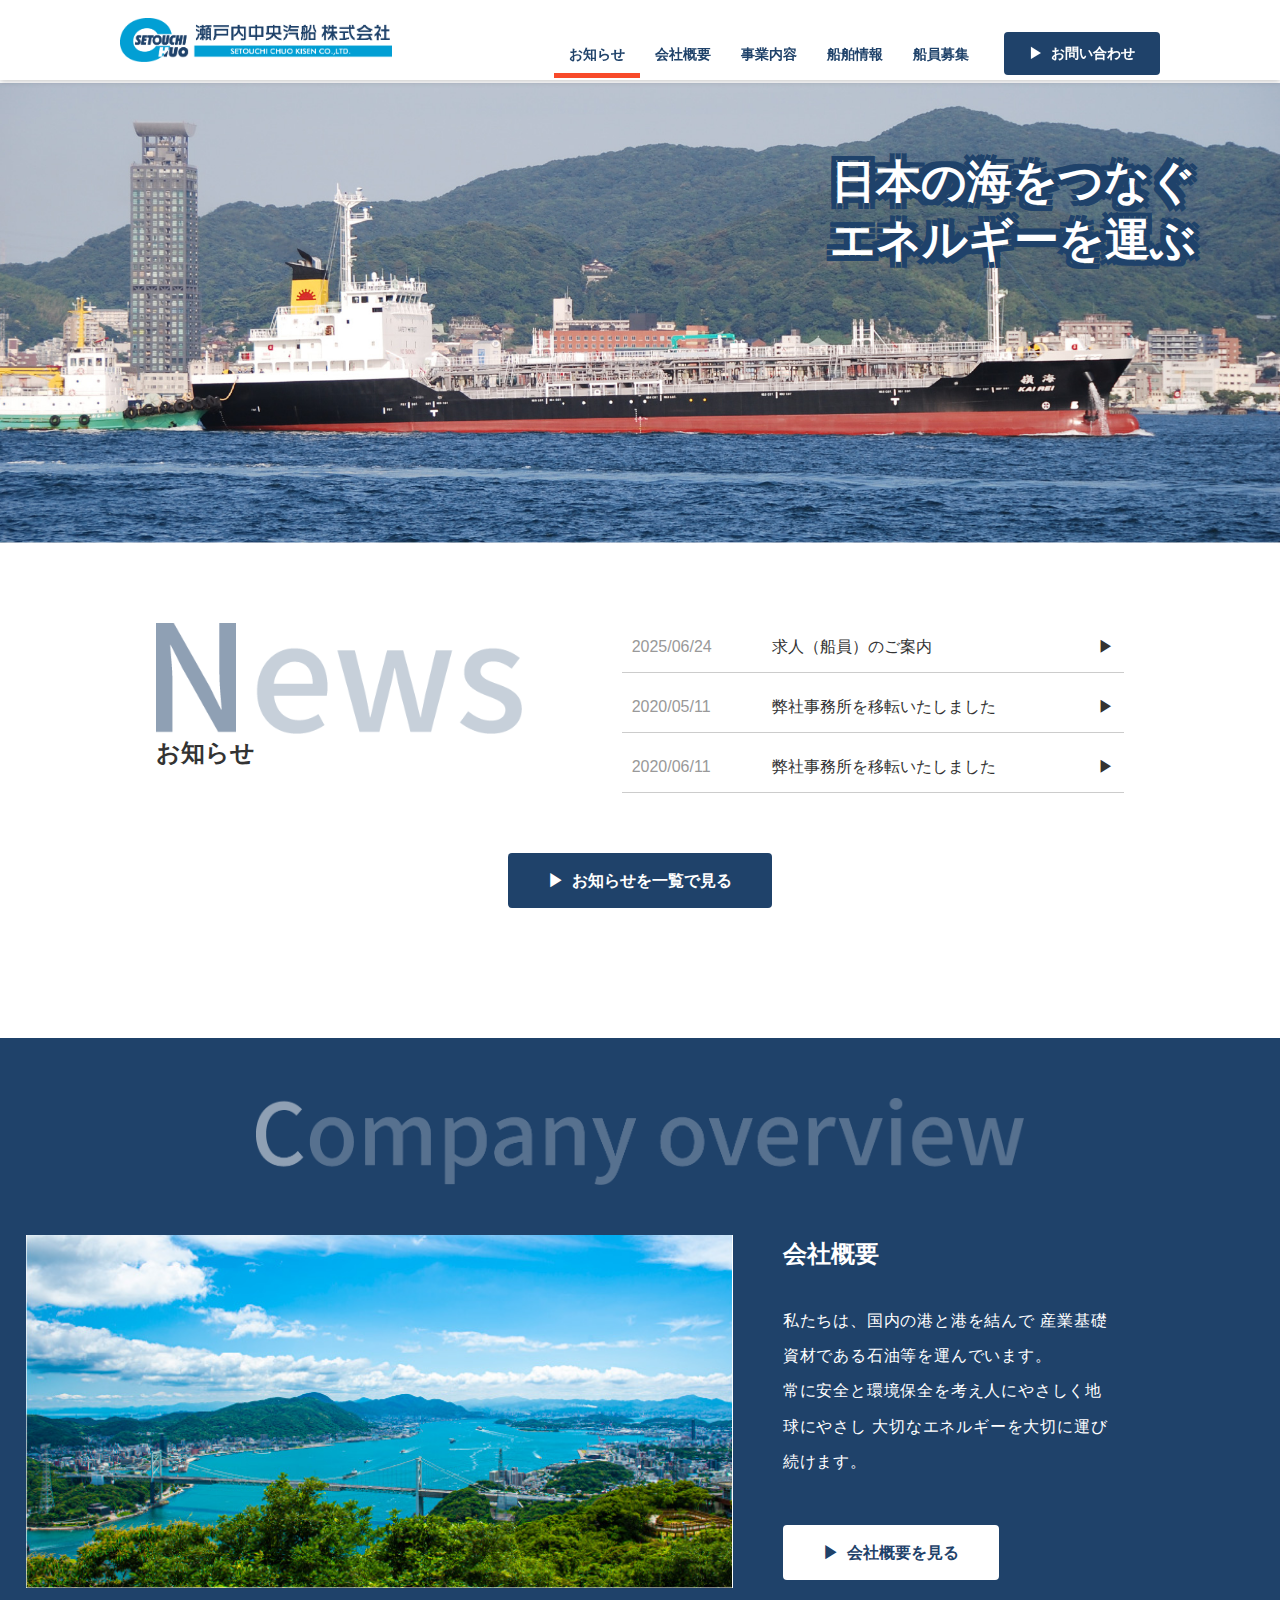
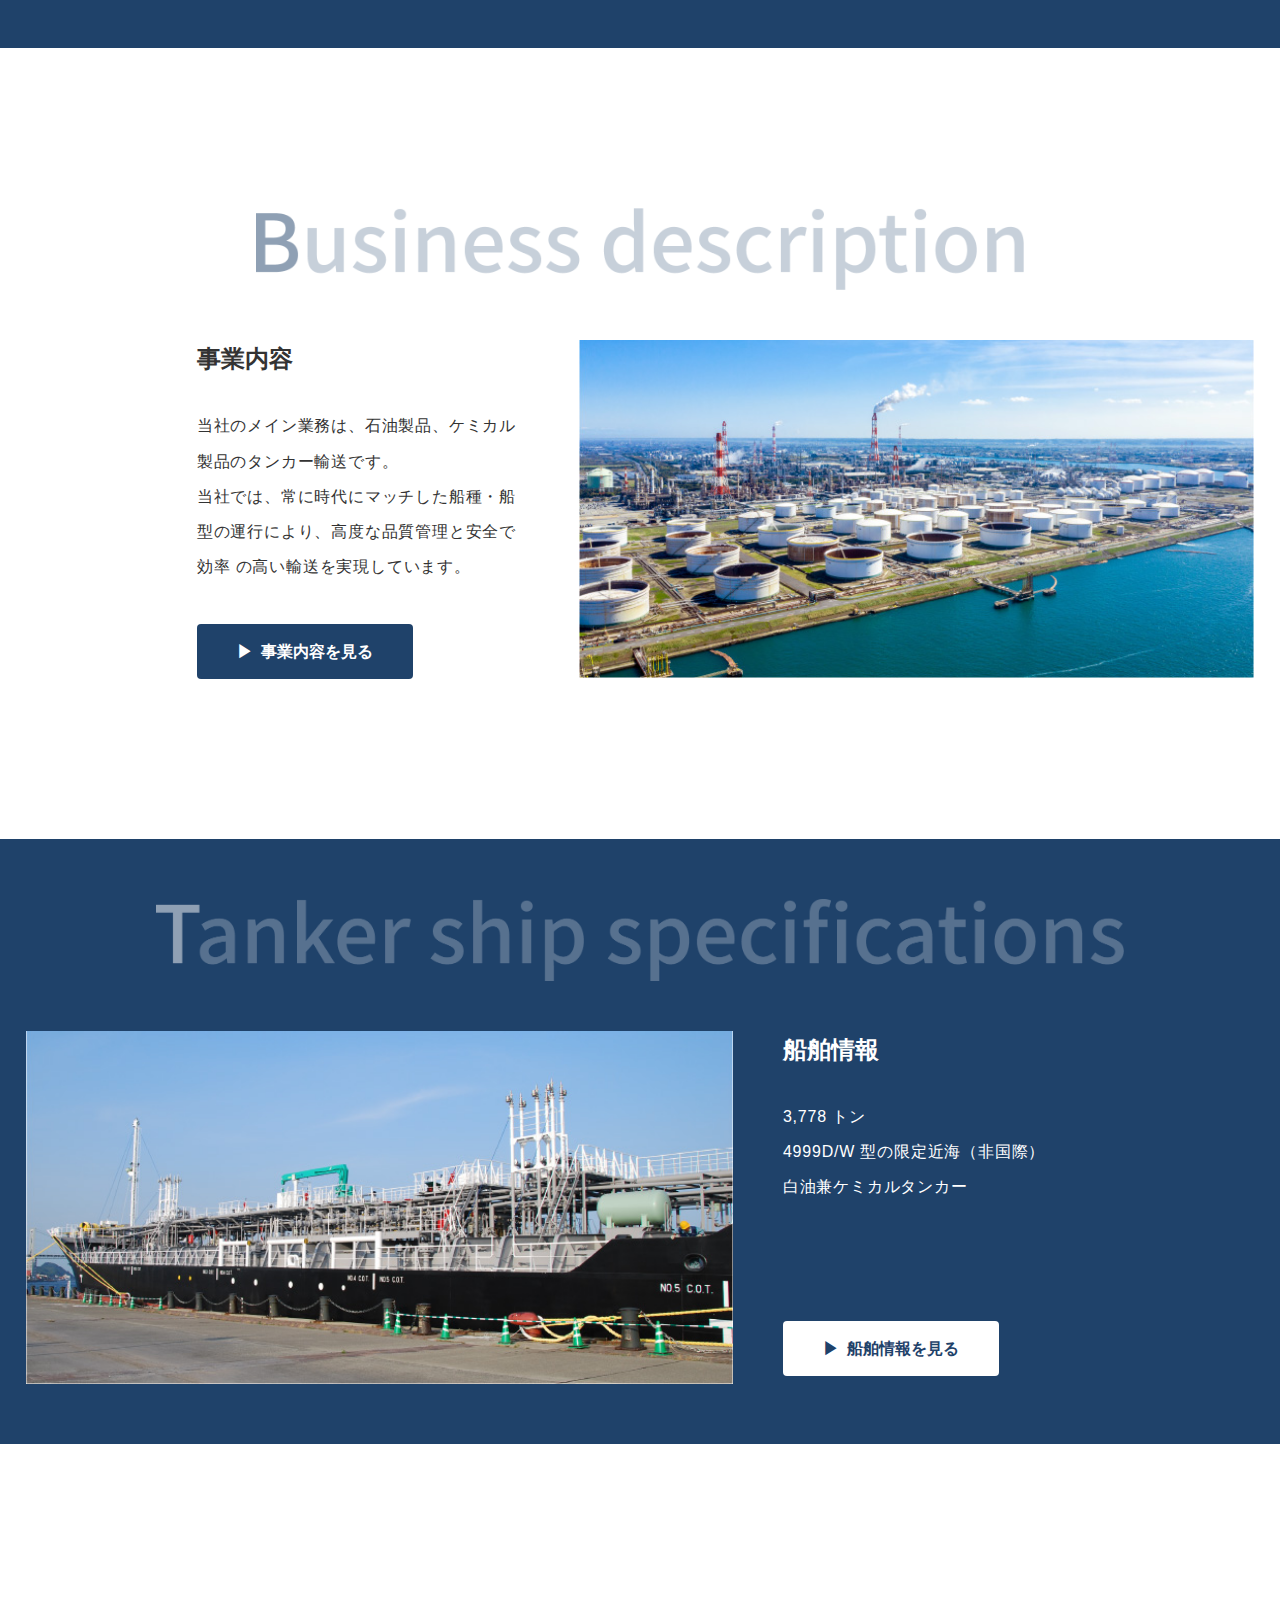
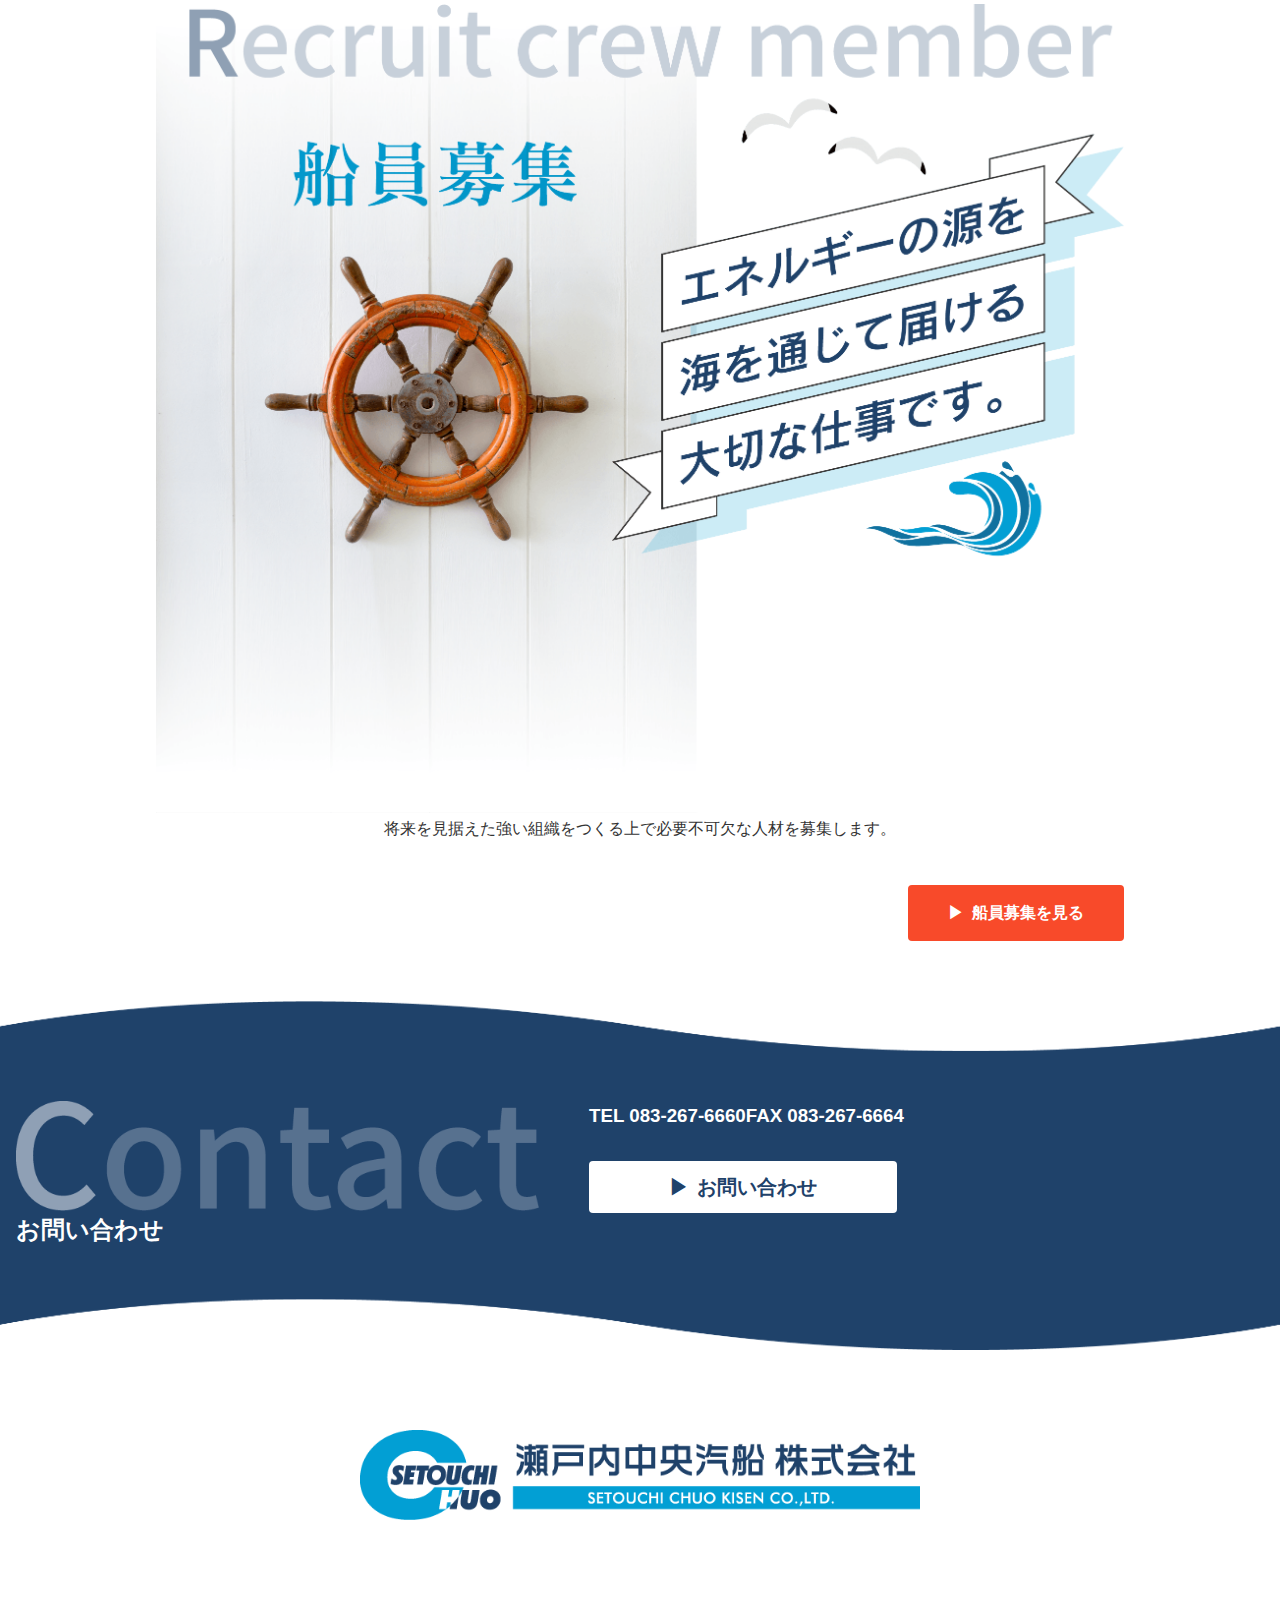
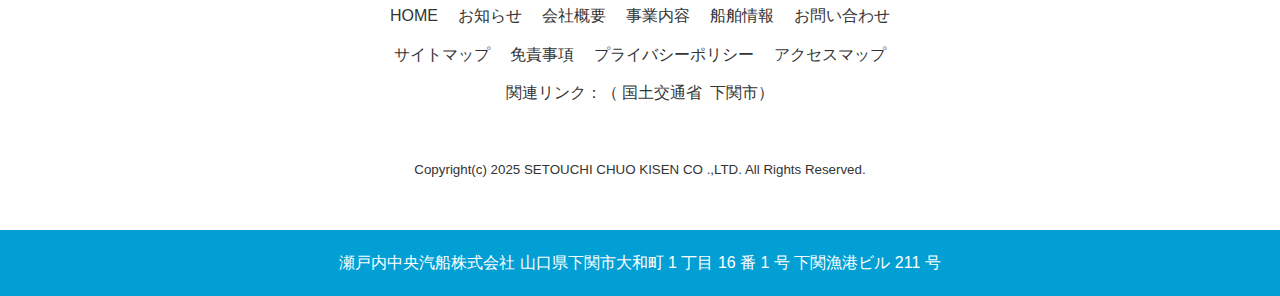
<file: index.html>
<!DOCTYPE html>
<html lang="ja">

<head>
  <meta charset="UTF-8">
  <meta name="viewport" content="width=device-width, initial-scale=1.0">
  <title>瀬戸内中央汽船</title>
  <link rel="stylesheet" href="assets/css/style.css">
</head>

<body>
  <!-- ヘッダー -->
  <header id="header">
    <div class="container">
      <div class="logo">
        <a href="#"><img src="assets/img/common/logo.png" alt="Company Logo"></a>
      </div>

      <nav id="menubar">
        <ul>
          <li><a href="index.html" class="is-active">お知らせ</a></li>
          <li><a href="#">会社概要</a></li>
          <li><a href="#">事業内容</a></li>
          <li><a href="#">船舶情報</a></li>
          <li><a href="#">船員募集</a></li>


        </ul>
        <div class="header-contact"><a href="#" class="btn-arrow btn-arrow--primary btn-arrow--small">
            <span class="arrow">▶</span>お問い合わせ</a></div>
      </nav>
    </div>
    <div class="hamburger">
      <input type="checkbox" id="menu-toggle">
      <label for="menu-toggle" class="menu-icon">
        <span></span>
        <span></span>
        <span></span>
      </label>
      <nav class="sp-menu">
        <ul>
          <li><a href="#">お知らせ</a></li>
          <li><a href="#">会社概要</a></li>
          <li><a href="#">事業内容</a></li>
          <li><a href="#">船舶情報</a></li>
          <li><a href="#">船員募集</a></li>
          <li><a href="#">お問い合わせ</a></li>
        </ul>
      </nav>
    </div>
    </div>
  </header>

  <!-- メインビジュアル -->
  <section class="mv">
    <div class="mv-wrap">
      <img src="assets/img/common/mv_img-pc.jpg" alt="トップ画像">
      <h2>日本の海をつなぐ<br>エネルギーを運ぶ</h2>
    </div>
  </section>

  <main id="main">
    <section class="news">
      <div class="inner-1000">
        <div class="table-wrapper">
          <div class="news-ttl">
            <img src="assets/img/common/news_ttl_img.png" alt="ニュースのタイトル">
            <h2>お知らせ</h2>
          </div>
          <ul class="news-list">
            <li>
              <span class="date">2025/06/24</span>
              <a href="#">
                求人（船員）のご案内
                <span class="arrow">▶</span>
              </a>
            </li>
            <li>
              <span class="date">2020/05/11</span>
              <a href="#">
                弊社事務所を移転いたしました
                <span class="arrow">▶</span>
              </a>
            </li>
            <li>
              <span class="date">2020/06/11</span>
              <a href="#">
                弊社事務所を移転いたしました
                <span class="arrow">▶</span>
              </a>
            </li>
          </ul>

        </div>
        <!-- 一覧ボタン -->
        <div class="btn-box">
          <a href="#" class="btn-arrow btn-arrow--primary"><span class="arrow">▶</span>
            お知らせを一覧で見る
          </a>
        </div>
      </div>
    </section>

    <section class="company">
      <div class="inner-800">
        <img src="assets/img/common/company_ttl_img.png" alt="会社概要のタイトル">
      </div>
      <div class="w-95">
        <div class="flex-1">
          <div class="img-box">
            <img src="assets/img/common/company_img_1.jpg" alt="会社概要のイメージ">
          </div>
          <div class="text-box">
            <div class="text-box--in">
            <h2>会社概要</h2>
            <p>私たちは、国内の港と港を結んで
              産業基礎資材である石油等を運んでいます。<br>
              常に安全と環境保全を考え人にやさしく地球にやさし
              大切なエネルギーを大切に運び続けます。</p>
            <div class="btn-box">
              <a href="#" class="btn-arrow btn-arrow--secondary"><span class="arrow">▶</span>
                会社概要を見る
              </a>
            </div>
          </div>
          </div>
        </div>
      </div>
    </section>

    <section class="business">
      <div class="inner-800">
        <img src="assets/img/common/business_ttl_img.png" alt="事業内容のタイトル">
      </div>
      <div class="w-95">
        <div class="flex-1">
          <div class="text-box">
            <div class="text-box--in">
              <h2>事業内容</h2>
              <p>当社のメイン業務は、石油製品、ケミカル製品のタンカー輸送です。<br>
                当社では、常に時代にマッチした船種・船型の運行により、高度な品質管理と安全で効率
                の高い輸送を実現しています。</p>
              <div class="btn-box">
                <a href="#" class="btn-arrow btn-arrow--primary"><span class="arrow">▶</span>
                  事業内容を見る
                </a>
              </div>
            </div>
          </div>
          <div class="img-box">
            <img src="assets/img/common/business_img_1.jpg" alt="事業内容のイメージ">
          </div>
        </div>
      </div>

    </section>
    <section class="tanker">
      <div class="inner-1000">
        <img src="assets/img/common/tanker_ttl_img.png" alt="船舶情報のタイトル">
      </div>
      <div class="w-95">
        <div class="flex-1">
          <div class="img-box">
            <img src="assets/img/common/tanker_img_1.jpg" alt="船舶情報のイメージ">
          </div>
          <div class="text-box">
            <div class="text-box--in">
            <h2>船舶情報</h2>
            <p>3,778 トン<br>
              4999D/W 型の限定近海（非国際）<br>
              白油兼ケミカルタンカー</p>
            <div class="btn-box">
              <a href="#" class="btn-arrow btn-arrow--secondary"><span class="arrow">▶</span>
                船舶情報を見る
              </a>
            </div>
          </div>
        </div>
        </div>
      </div>
    </section>

    <section class="recruit">
      <div class="inner-1000">
        <div class="img-box">
          <img src="assets/img/common/recruit_img_3.png" alt="船員募集のイメージ">
          <p>将来を見据えた強い組織をつくる上で必要不可欠な人材を募集します。</p>
        </div>
        <div class="btn-box">
          <a href="#" class="btn-arrow btn-arrow--accent"><span class="arrow">▶</span>
            船員募集を見る
          </a>
        </div>
    </section>
    <div class="wave-up">
      <img src="assets/img/common/wave_img_up.png" alt="波のデザイン">
    </div>

    <section class="contact">
      <div class="inner-1350">
        
    
            <div class="flex-1">
          <div class="contact-ttl">
            <img src="assets/img/common/contact_ttl_img.png" alt="お問い合わせのタイトル">
            <h2>お問い合わせ</h2>
          </div>
         
          <div class="text-box">
            <div class="flex-1">
              <h3>TEL 083-267-6660</h3>
              <h3>FAX 083-267-6664</h3>
            </div>
            <div class="btn-box">
              <a href="#" class="btn-arrow btn-arrow--secondary"><span class="arrow">▶</span>
                お問い合わせ
              </a>
            </div>
          </div>
    

        </div>
      </div>
      </div>

    </section>
    <div class="wave-down">
      <img src="assets/img/common/wave_img_down.png" alt="波のデザイン">
    </div>
  </main>



  <!-- フッター -->
  <footer id="footer">

    <div class="footer-logo">
      <img src="assets/img/common/logo.png" alt="Company Logo">
    </div>

    <div class="footer-in">
      <div class="footer-nav">
        <a href="#">HOME</a>
        <a href="#">お知らせ</a>
        <a href="#">会社概要</a>
        <a href="#">事業内容</a>
        <a href="#">船舶情報</a>
        <a href="#">お問い合わせ</a>
      </div>

      <div class="footer-info">
        <a href="#">サイトマップ</a>
        <a href="#">免責事項</a>
        <a href="#">プライバシーポリシー</a>
        <a href="#">アクセスマップ</a>
      </div>
      <div class="footer-info footer-info--link">
        <p>関連リンク：（ <a href="#">国土交通省</a>&ensp;<a href="#">下関市</a>）</p>
      </div>
    </div>
    <small>Copyright(c) 2025 SETOUCHI CHUO KISEN CO .,LTD. All Rights Reserved.</small>
    </div>
    <div class="copy-right">瀬戸内中央汽船株式会社 山口県下関市大和町 1 丁目 16 番 1 号 下関漁港ビル 211 号</div>
    <!-- トップに戻るボタン -->
    <button id="to-top">↑</button>
  </footer>

  <script src="assets/js/main.js"></script>
</body>

</html>
</file>
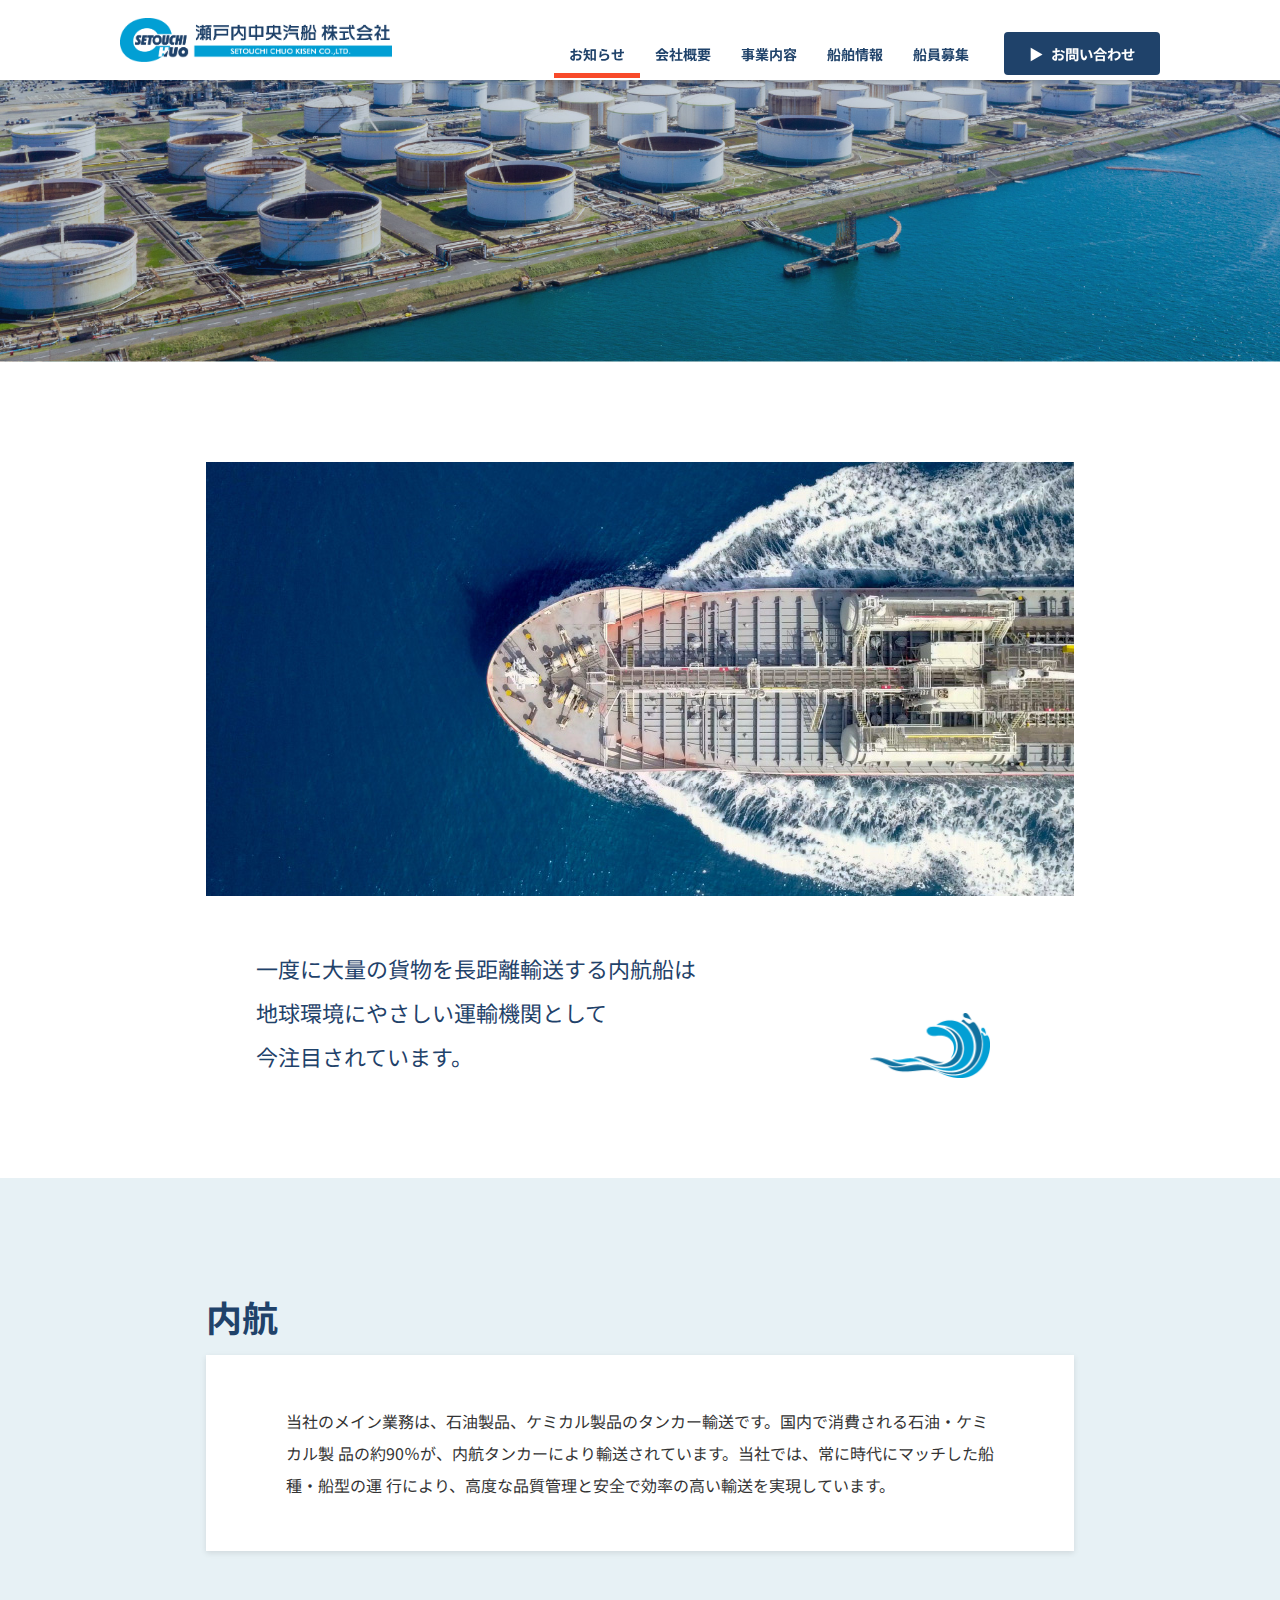
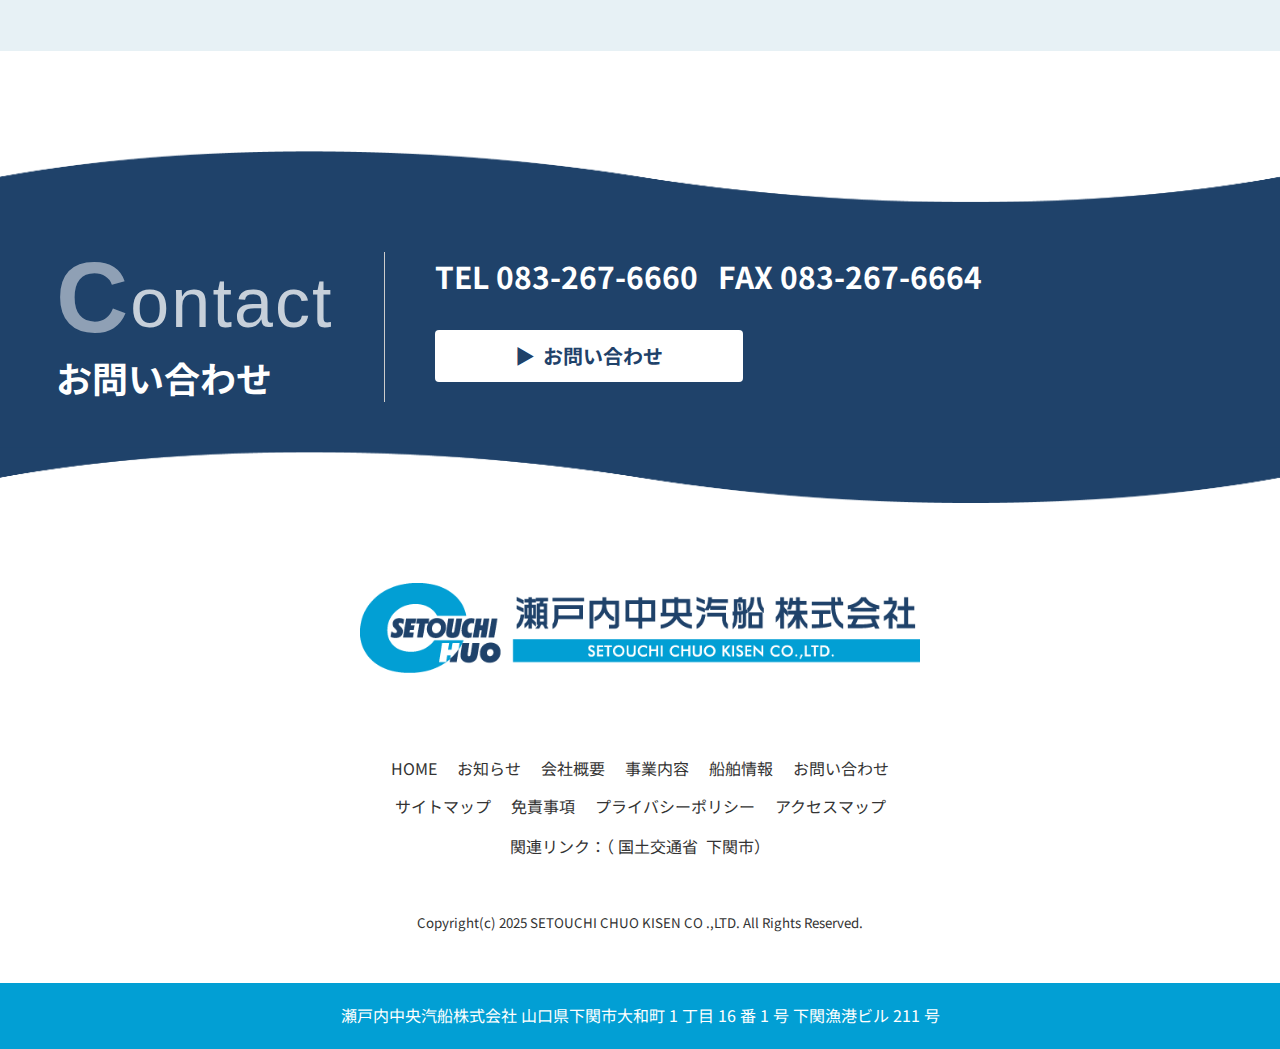
<file: business - コピー.html>
<!DOCTYPE html>
<html lang="ja">

<head>
  <meta charset="UTF-8">
  <meta name="viewport" content="width=device-width, initial-scale=1.0">
  <title>瀬戸内中央汽船｜事業内容</title>
  <link rel="stylesheet" href="assets/css/style.css">
  <link rel="preconnect" href="https://fonts.googleapis.com">
  <link rel="preconnect" href="https://fonts.gstatic.com" crossorigin>
  <link rel="preconnect" href="https://fonts.googleapis.com">
  <link rel="preconnect" href="https://fonts.gstatic.com" crossorigin>
  <link
    href="https://fonts.googleapis.com/css2?family=Noto+Sans+JP:wght@300;400;500;700&family=Noto+Serif+JP:wght@400;500;700&family=M+PLUS+Rounded+1c:wght@300;400;500;700&family=Sawarabi+Gothic&family=Sawarabi+Mincho&display=swap"
    rel="stylesheet">


</head>

<body>
  <!-- ヘッダー -->
  <header id="header">
    <div class="container">
      <h1 class="logo">
        <a href="#"><img src="assets/img/index/logo.png" alt="Company Logo"></a>
      </h1>

      <nav id="menubar">
        <ul>
          <li><a href="index.html" class="is-active">お知らせ</a></li>
          <li><a href="#">会社概要</a></li>
          <li><a href="#">事業内容</a></li>
          <li><a href="#">船舶情報</a></li>
          <li><a href="#">船員募集</a></li>


        </ul>
        <div class="header-contact"><a href="#" class="btn-arrow btn-arrow--primary btn-arrow--small">
            <span class="arrow">▶</span>お問い合わせ</a></div>
      </nav>
    </div>
    <div class="hamburger">
      <input type="checkbox" id="menu-toggle">
      <label for="menu-toggle" class="menu-icon">
        <span></span>
        <span></span>
        <span></span>
      </label>
      <nav class="sp-menu">
        <ul>
          <li><a href="#">お知らせ</a></li>
          <li><a href="#">会社概要</a></li>
          <li><a href="#">事業内容</a></li>
          <li><a href="#">船舶情報</a></li>
          <li><a href="#">船員募集</a></li>
          <li><a href="#">お問い合わせ</a></li>
        </ul>
      </nav>
    </div>
    </div>
  </header>

  <div id="business">
    <!-- キービジュアル -->
    <section class="kv">
      <div class="kv-wrap">
        <img src="assets/img/pages/business_title-pc.jpg" alt="事業内容トップ画像">
        <div class="page-ttl">
          <h3>Business description</h3>
          <p>事業内容</p>
        </div>
      </div>
    </section>

    <main id="main">
      <section class="pages-business">
        <div class="img-wrap">
          <div class="inner-900">
            <img src="assets/img/pages/business_navigation.jpg" alt="内航船航行イメージ">
          </div>

        </div>
        <div class="inner-800">
          <div class="flex-1">
            <p>一度に大量の貨物を長距離輸送する内航船は<br>
              地球環境にやさしい運輸機関として<br>
              今注目されています。</p>
            <div class="img-box">
              <img src="assets/img/pages/wave.png" alt="波のイメージ">
            </div>

          </div>
        </div>

        <div class="description">
          <div class="inner-900">
            <h4 class="box-ttl primary">内航</h4>
            <div class="frame">
              <p>当社のメイン業務は、石油製品、ケミカル製品のタンカー輸送です。国内で消費される石油・ケミカル製
                品の約90％が、内航タンカーにより輸送されています。当社では、常に時代にマッチした船種・船型の運
                行により、高度な品質管理と安全で効率の高い輸送を実現しています。</p>
            </div>
          </div>
        </div>
      </section>
  </div>
  </main>
  <!--   ここから共通 -->

  <div class="wave-up">
    <img src="assets/img/index/wave_img_up.png" alt="波のデザイン">
  </div>
  <section class="contact">
    <div class="inner-1200">
      <div class="flex-1">
        <div class="section-ttl">
          <h3>Contact</h3>
          <p>お問い合わせ</p>
        </div>
        <div class="text-box">
          <div class="flex-2">
            <h3>TEL 083-267-6660</h3>
            <h3>FAX 083-267-6664</h3>
          </div>
          <div class="btn-box">
            <a href="#" class="btn-arrow btn-arrow--secondary"><span class="arrow">▶</span>
              お問い合わせ
            </a>
          </div>
        </div>
      </div>
    </div>
  </section>
  <div class="wave-down">
    <img src="assets/img/index/wave_img_down.png" alt="波のデザイン">
  </div>




  <!-- フッター -->
  <footer id="footer">

    <div class="footer-logo">
      <img src="assets/img/index/logo.png" alt="Company Logo">
    </div>

    <div class="footer-in">
      <div class="footer-nav">
        <a href="#">HOME</a>
        <a href="#">お知らせ</a>
        <a href="#">会社概要</a>
        <a href="#">事業内容</a>
        <a href="#">船舶情報</a>
        <a href="#">お問い合わせ</a>
      </div>

      <div class="footer-info">
        <a href="#">サイトマップ</a>
        <a href="#">免責事項</a>
        <a href="#">プライバシーポリシー</a>
        <a href="#">アクセスマップ</a>
      </div>
      <div class="footer-info footer-info--link">
        <p>関連リンク：（ <a href="#">国土交通省</a>&ensp;<a href="#">下関市</a>）</p>
      </div>
    </div>
    <small>Copyright(c) 2025 SETOUCHI CHUO KISEN CO .,LTD. All Rights Reserved.</small>
    </div>
    <div class="copy-right">瀬戸内中央汽船株式会社 山口県下関市大和町 1 丁目 16 番 1 号 下関漁港ビル 211 号</div>
    <!-- トップに戻るボタン -->
    <button id="to-top">↑</button>
  </footer>

  <script src="assets/js/main.js"></script>
</body>


</html>
</file>
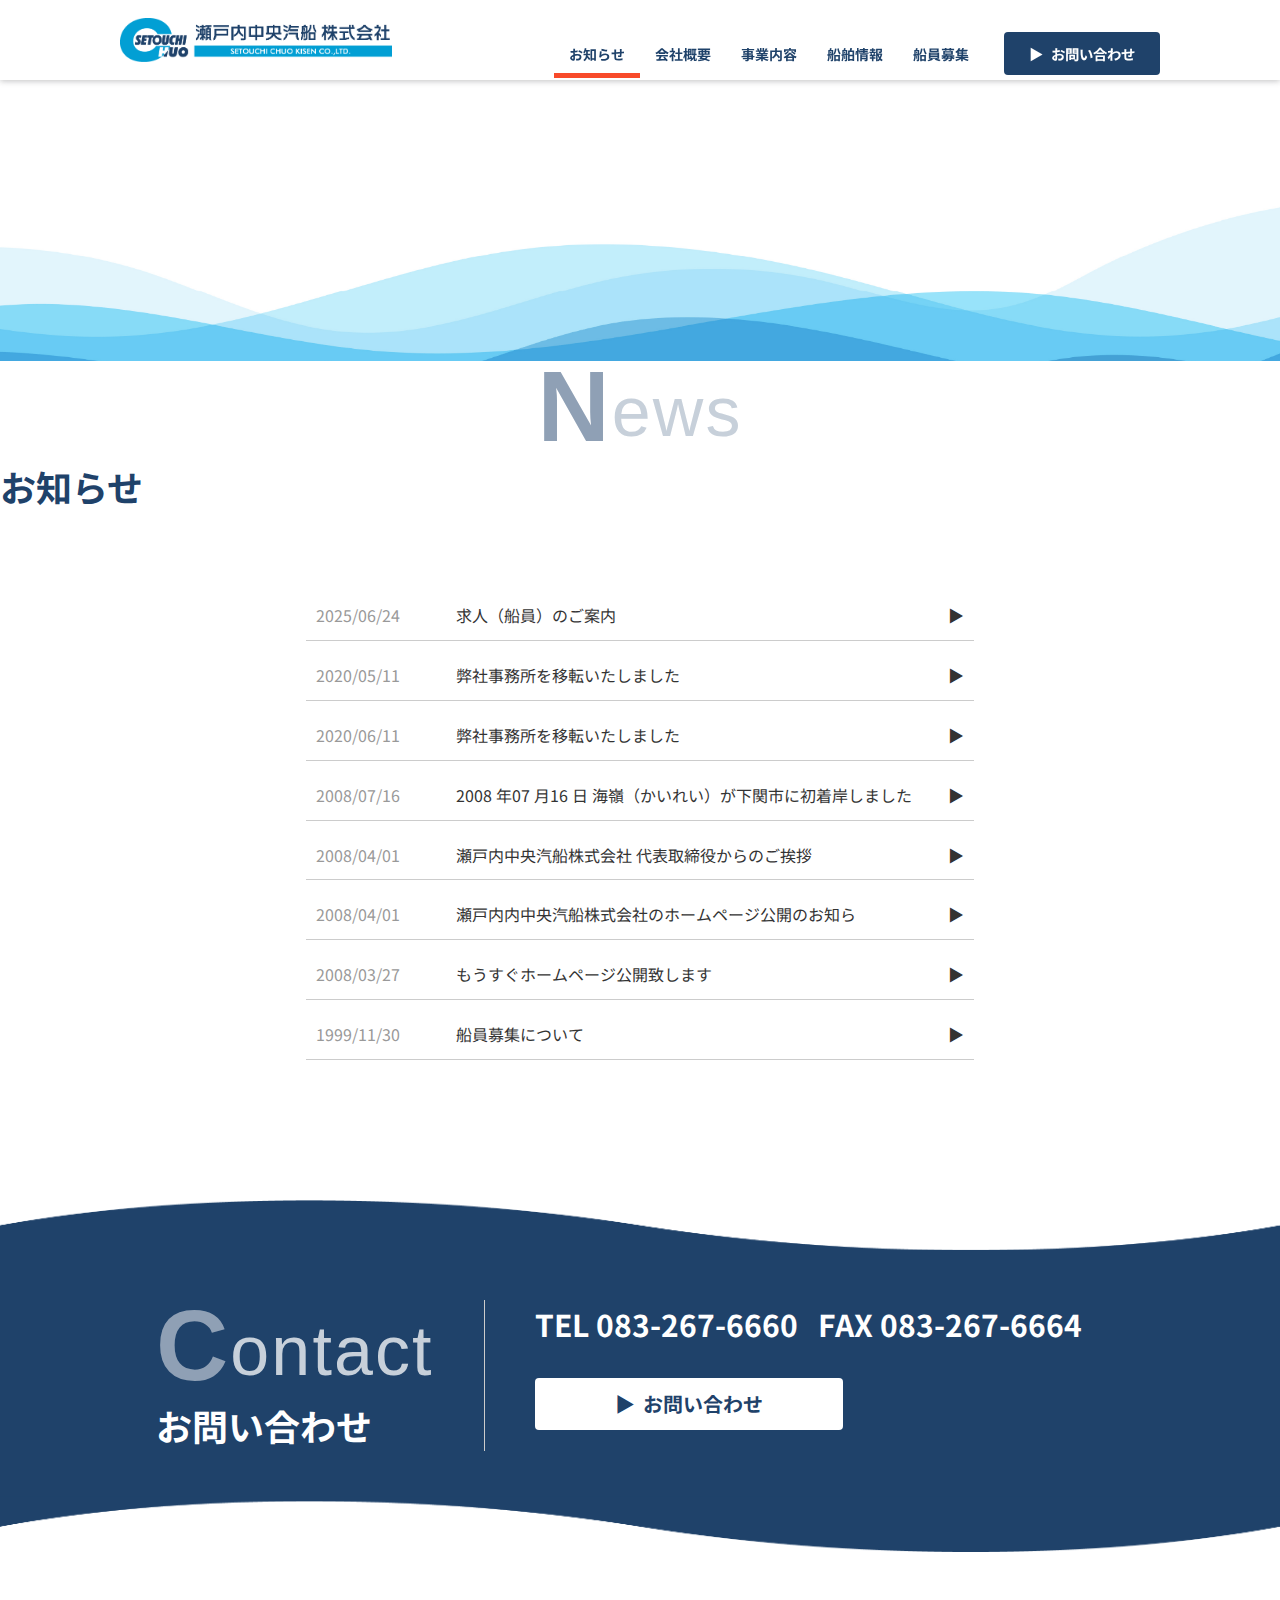
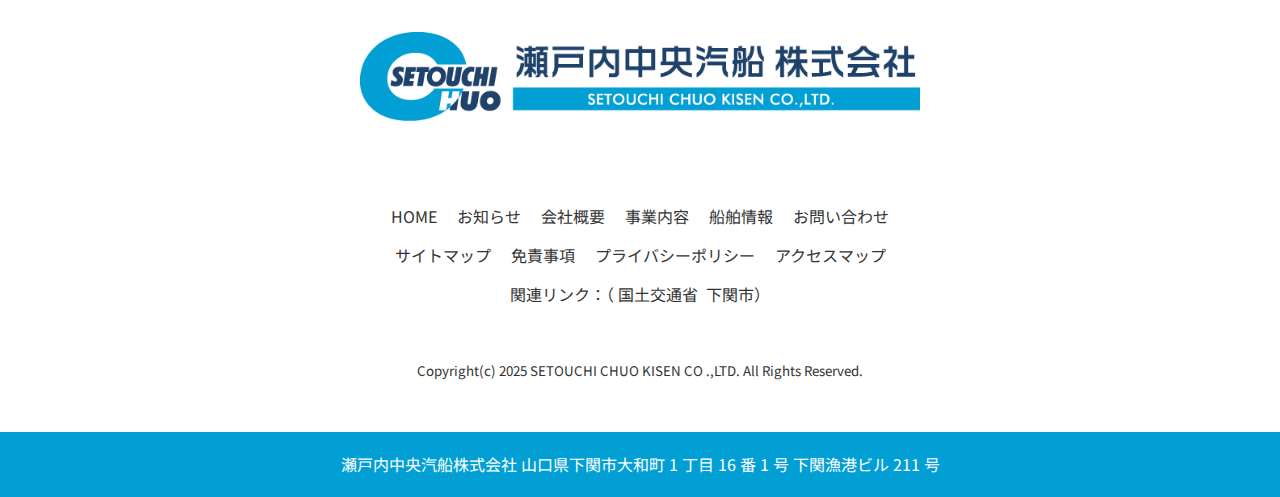
<file: business.html>
<!DOCTYPE html>
<html lang="ja">

<head>
  <meta charset="UTF-8">
  <meta name="viewport" content="width=device-width, initial-scale=1.0">
  <title>瀬戸内中央汽船｜お知らせ</title>
  <link rel="stylesheet" href="assets/css/style.css">
  <link rel="preconnect" href="https://fonts.googleapis.com">
  <link rel="preconnect" href="https://fonts.gstatic.com" crossorigin>
  <link rel="preconnect" href="https://fonts.googleapis.com">
  <link rel="preconnect" href="https://fonts.gstatic.com" crossorigin>
  <link
    href="https://fonts.googleapis.com/css2?family=Noto+Sans+JP:wght@300;400;500;700&family=Noto+Serif+JP:wght@400;500;700&family=M+PLUS+Rounded+1c:wght@300;400;500;700&family=Sawarabi+Gothic&family=Sawarabi+Mincho&display=swap"
    rel="stylesheet">


</head>

<body>
  <!-- ヘッダー -->
  <header id="header">
    <div class="container">
      <h1 class="logo">
        <a href="#"><img src="assets/img/index/logo.png" alt="Company Logo"></a>
      </h1>

      <nav id="menubar">
        <ul>
          <li><a href="index.html" class="is-active">お知らせ</a></li>
          <li><a href="#">会社概要</a></li>
          <li><a href="#">事業内容</a></li>
          <li><a href="#">船舶情報</a></li>
          <li><a href="#">船員募集</a></li>


        </ul>
        <div class="header-contact"><a href="#" class="btn-arrow btn-arrow--primary btn-arrow--small">
            <span class="arrow">▶</span>お問い合わせ</a></div>
      </nav>
    </div>
    <div class="hamburger">
      <input type="checkbox" id="menu-toggle">
      <label for="menu-toggle" class="menu-icon">
        <span></span>
        <span></span>
        <span></span>
      </label>
      <nav class="sp-menu">
        <ul>
          <li><a href="#">お知らせ</a></li>
          <li><a href="#">会社概要</a></li>
          <li><a href="#">事業内容</a></li>
          <li><a href="#">船舶情報</a></li>
          <li><a href="#">船員募集</a></li>
          <li><a href="#">お問い合わせ</a></li>
        </ul>
      </nav>
    </div>
    </div>
  </header>

  <!-- キービジュアル -->
  <section class="kv">
    <div class="kv-wrap">
      <img src="assets/img/pages/news_title-pc.png" alt="トップ画像">
      <div class="section-ttl">
        <h3>News</h3>
        <p>お知らせ</p>
      </div>
    </div>
  </section>

  <main id="main">
    <section class="pages-news">
      <div class="inner-700">
        <div class="table-wrapper">

          <ul class="news-list">
            <li>
              <span class="date">2025/06/24</span>
              <a href="#">
                求人（船員）のご案内
                <span class="arrow">▶</span>
              </a>
            </li>
            <li>
              <span class="date">2020/05/11</span>
              <a href="#">
                弊社事務所を移転いたしました
                <span class="arrow">▶</span>
              </a>
            </li>
            <li>
              <span class="date">2020/06/11</span>
              <a href="#">
                弊社事務所を移転いたしました
                <span class="arrow">▶</span>
              </a>
            </li>
            <li>
              <span class="date">2008/07/16</span>
              <a href="#">
                2008 年07 月16 日 海嶺（かいれい）が下関市に初着岸しました
                <span class="arrow">▶</span>
              </a>
            </li>
            <li>
              <span class="date">2008/04/01</span>
              <a href="#">
                瀬戸内中央汽船株式会社 代表取締役からのご挨拶
                <span class="arrow">▶</span>
              </a>
            </li>
            <li>
              <span class="date">2008/04/01</span>
              <a href="#">
                瀬戸内内中央汽船株式会社のホームページ公開のお知ら
                <span class="arrow">▶</span>
              </a>
            </li>
            <li>
              <span class="date">2008/03/27</span>
              <a href="#">
                もうすぐホームページ公開致します
                <span class="arrow">▶</span>
              </a>
            </li>
            <li>
              <span class="date">1999/11/30</span>
              <a href="#">
                船員募集について
                <span class="arrow">▶</span>
              </a>
            </li>
          </ul>
        </div>

      </div>
    </section>


    <div class="wave-up">
      <img src="assets/img/index/wave_img_up.png" alt="波のデザイン">
    </div>

    <section class="contact">
      <div class="inner-1000">
        <div class="flex-1">
          <div class="section-ttl">
            <h3>Contact</h3>
            <p>お問い合わせ</p>
          </div>
          <div class="text-box">
            <div class="flex-2">
              <h3>TEL 083-267-6660</h3>
              <h3>FAX 083-267-6664</h3>
            </div>
            <div class="btn-box">
              <a href="#" class="btn-arrow btn-arrow--secondary"><span class="arrow">▶</span>
                お問い合わせ
              </a>
            </div>
          </div>
        </div>
      </div>
    </section>
    <div class="wave-down">
      <img src="assets/img/index/wave_img_down.png" alt="波のデザイン">
    </div>
  </main>



  <!-- フッター -->
  <footer id="footer">

    <div class="footer-logo">
      <img src="assets/img/index/logo.png" alt="Company Logo">
    </div>

    <div class="footer-in">
      <div class="footer-nav">
        <a href="#">HOME</a>
        <a href="#">お知らせ</a>
        <a href="#">会社概要</a>
        <a href="#">事業内容</a>
        <a href="#">船舶情報</a>
        <a href="#">お問い合わせ</a>
      </div>

      <div class="footer-info">
        <a href="#">サイトマップ</a>
        <a href="#">免責事項</a>
        <a href="#">プライバシーポリシー</a>
        <a href="#">アクセスマップ</a>
      </div>
      <div class="footer-info footer-info--link">
        <p>関連リンク：（ <a href="#">国土交通省</a>&ensp;<a href="#">下関市</a>）</p>
      </div>
    </div>
    <small>Copyright(c) 2025 SETOUCHI CHUO KISEN CO .,LTD. All Rights Reserved.</small>
    </div>
    <div class="copy-right">瀬戸内中央汽船株式会社 山口県下関市大和町 1 丁目 16 番 1 号 下関漁港ビル 211 号</div>
    <!-- トップに戻るボタン -->
    <button id="to-top">↑</button>
  </footer>

  <script src="assets/js/main.js"></script>
</body>


</html>
</file>
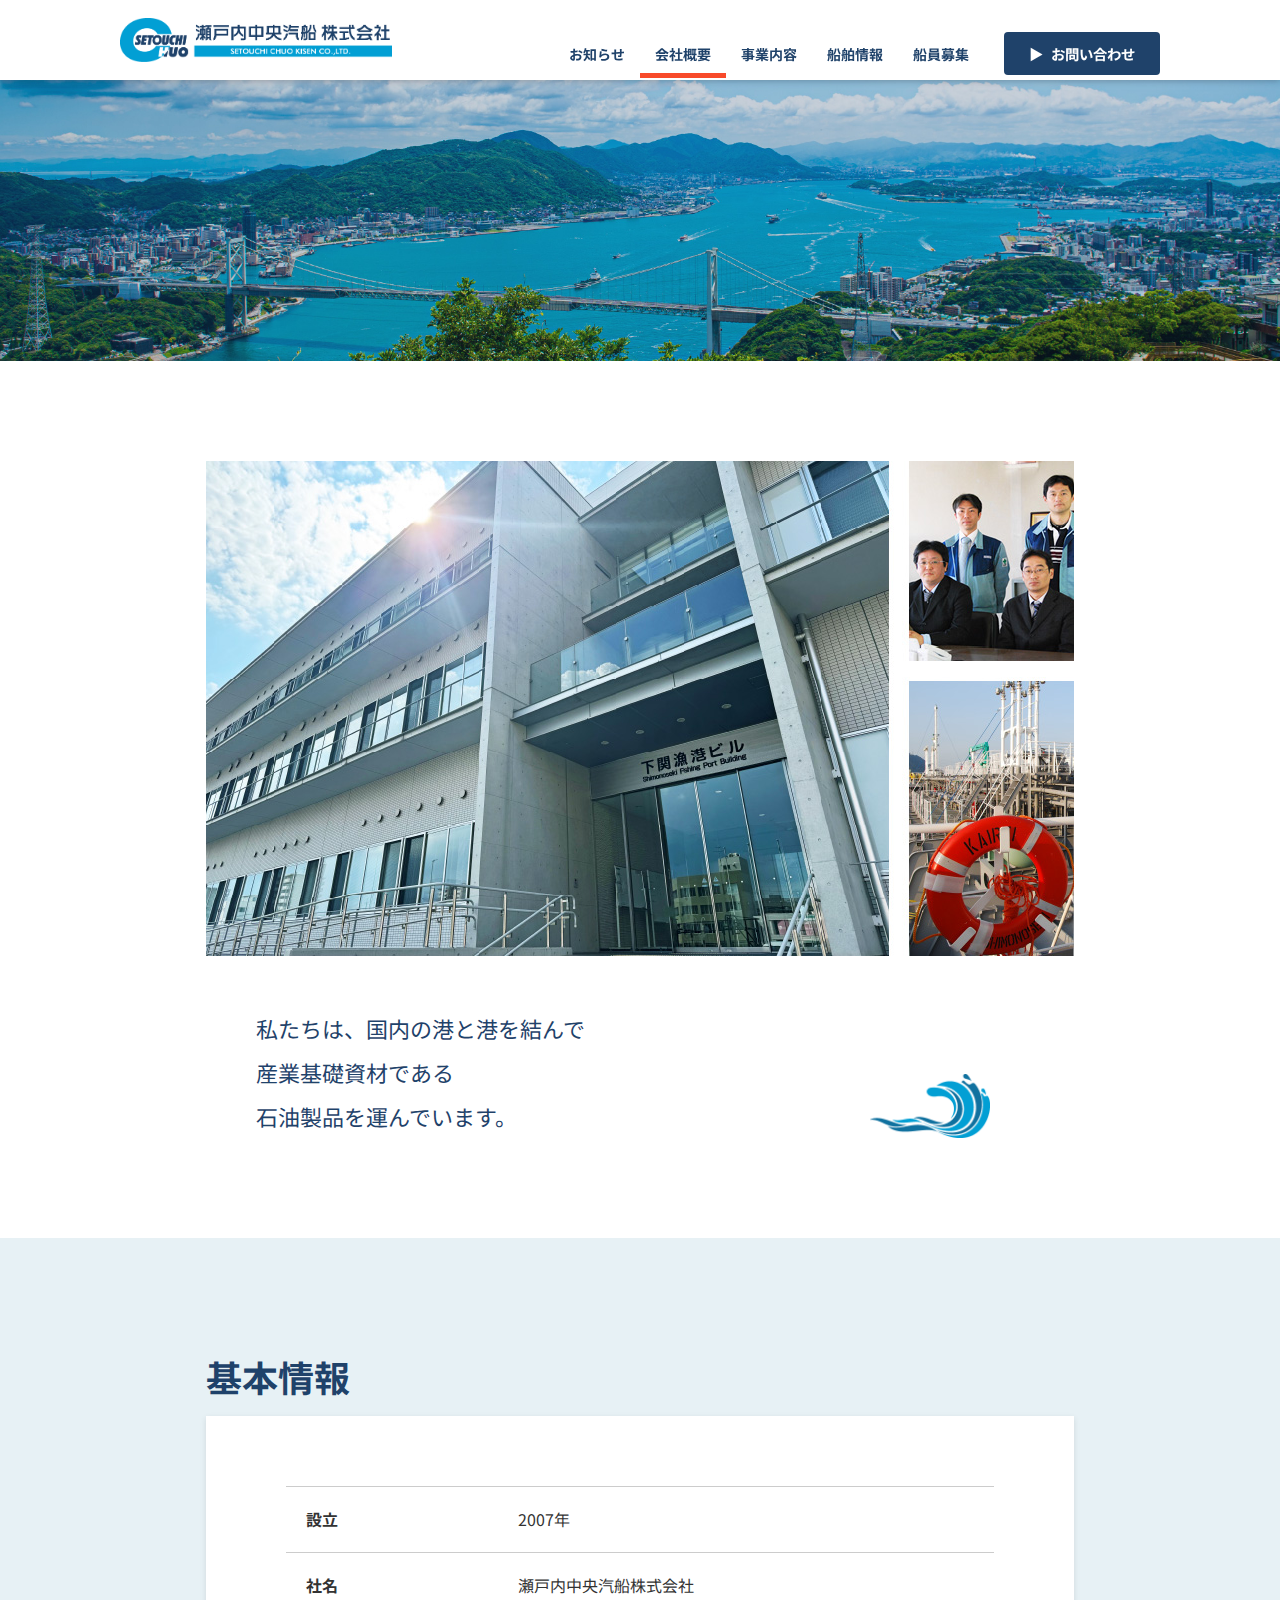
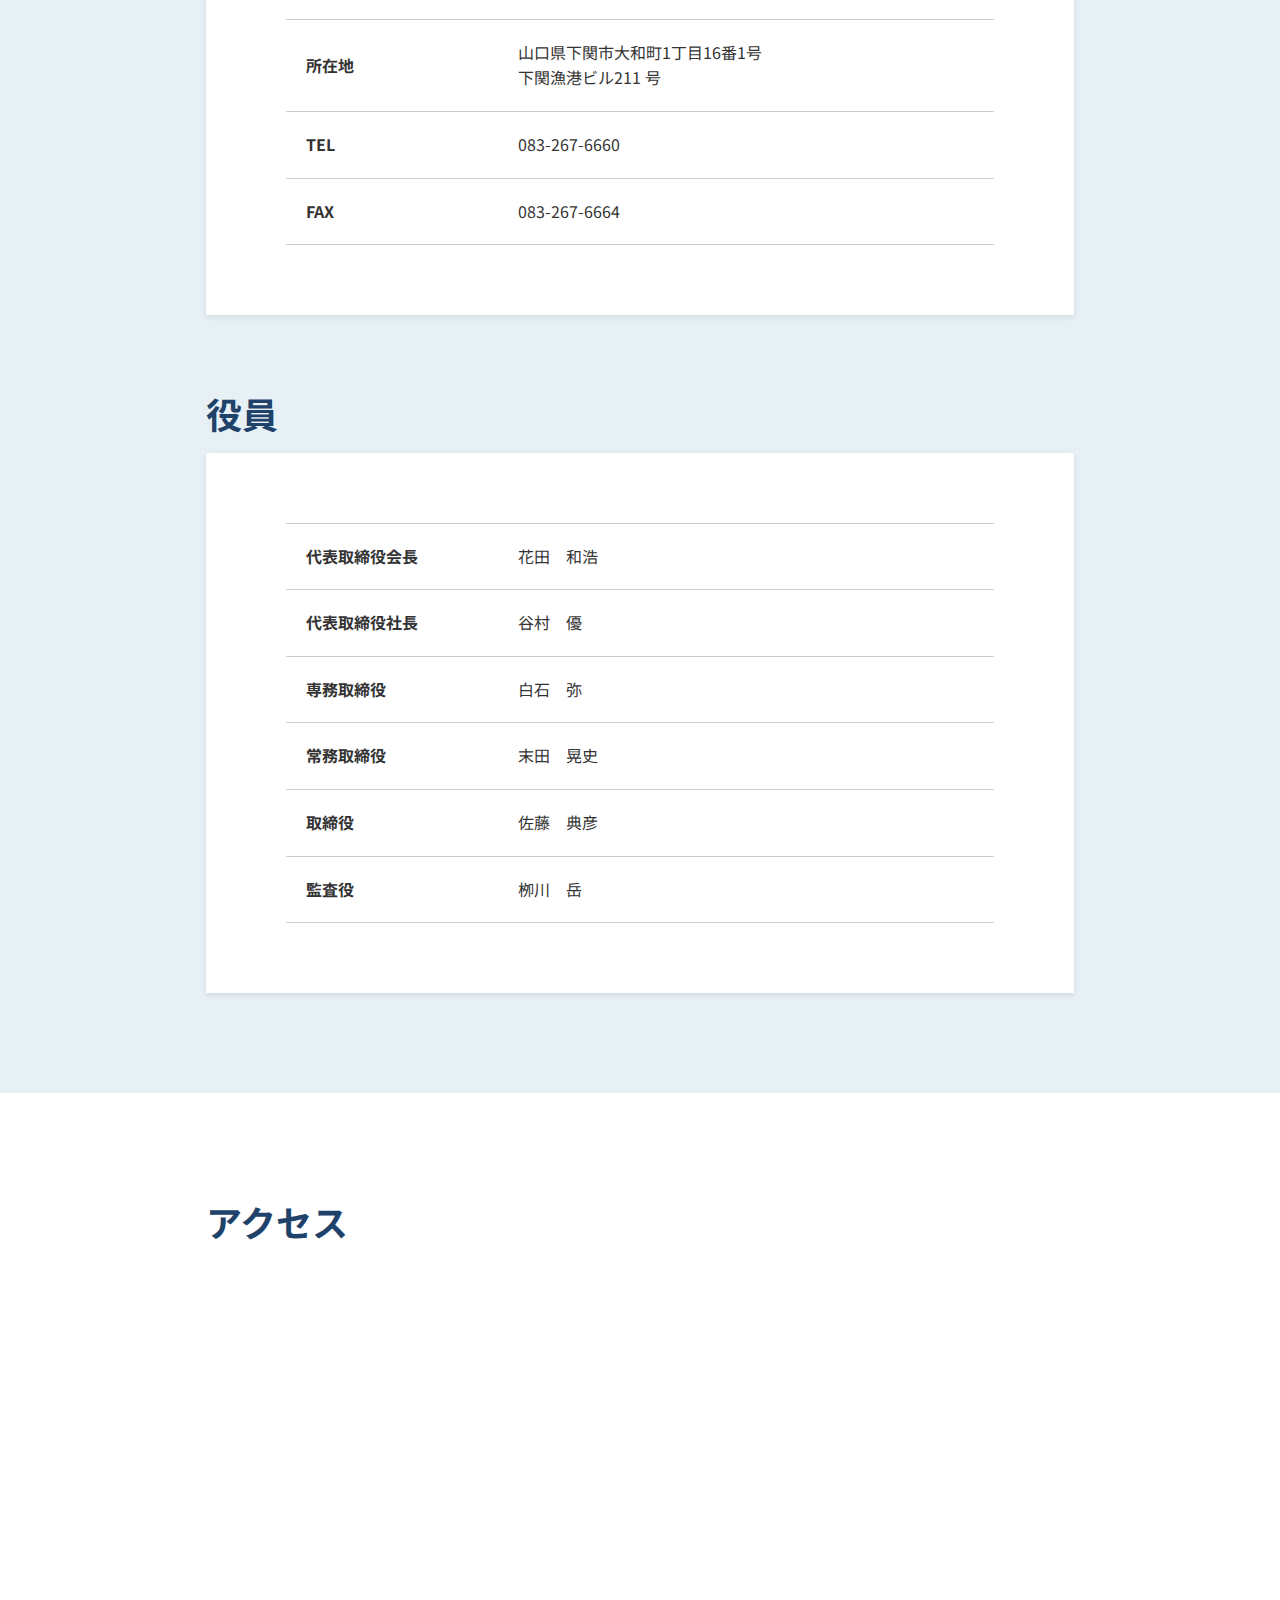
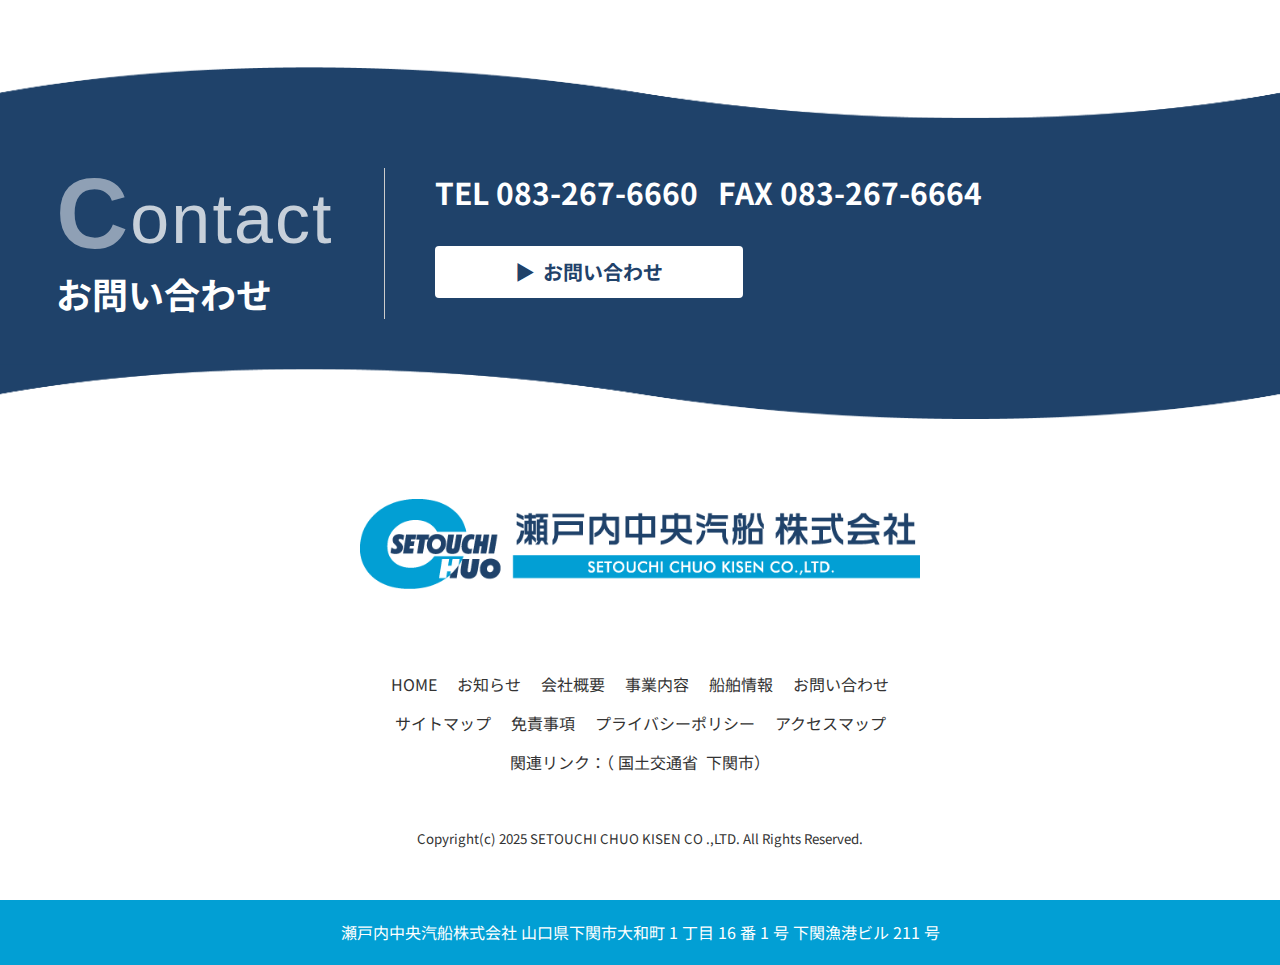
<file: company.html>
<!DOCTYPE html>
<html lang="ja">

<head>
  <meta charset="UTF-8">
  <meta name="viewport" content="width=device-width, initial-scale=1.0">
  <title>瀬戸内中央汽船｜会社概要</title>
  <link rel="stylesheet" href="assets/css/style.css">
  <link rel="preconnect" href="https://fonts.googleapis.com">
  <link rel="preconnect" href="https://fonts.gstatic.com" crossorigin>
  <link
    href="https://fonts.googleapis.com/css2?family=Noto+Sans+JP:wght@300;400;500;700&family=Noto+Serif+JP:wght@400;500;700&family=M+PLUS+Rounded+1c:wght@300;400;500;700&family=Sawarabi+Gothic&family=Sawarabi+Mincho&display=swap"
    rel="stylesheet">


</head>

<body>
  <!-- ヘッダー -->
  <header id="header">
    <div class="container">
      <h1 class="logo">
        <a href="index.html"><img src="assets/img/index/logo.png" alt="ロゴマーク"></a>
      </h1>
  
      <nav id="menubar">
        <ul>
          <li><a href="index.html">お知らせ</a></li>
          <li><a href="company.html" class="is-active">会社概要</a></li>
          <li><a href="business.html">事業内容</a></li>
          <li><a href="tanker.html">船舶情報</a></li>
          <li><a href="recruit.html">船員募集</a></li>
  
  
        </ul>
        <div class="header-contact"><a href="contact.html" class="btn-arrow btn-arrow--primary btn-arrow--small">
            <span class="arrow">▶</span>お問い合わせ</a></div>
      </nav>
    </div>
    <div class="hamburger">
      <input type="checkbox" id="menu-toggle">
      <label for="menu-toggle" class="menu-icon">
        <span></span>
        <span></span>
        <span></span>
      </label>
      <nav class="sp-menu">
        <ul>
          <li><a href="news.html">お知らせ</a></li>
          <li><a href="company.html">会社概要</a></li>
          <li><a href="business.html">事業内容</a></li>
          <li><a href="tanker.html">船舶情報</a></li>
          <li><a href="recruit.html">船員募集</a></li>
          <li><a href="contact.html">お問い合わせ</a></li>
        </ul>
      </nav>
    </div>
    </div>
  </header>

  <div id="company">
    <!-- キービジュアル -->
    <section class="kv">
      <div class="kv-wrap">
        <img src="assets/img/pages/company_title-pc.jpg" alt="会社概要トップ画像">
        <div class="page-ttl">
          <h3>Company overview</h3>
          <p>会社概要</p>
        </div>
      </div>
    </section>
    <main id="main">
      <section class="pages-company">
        <div class="img-wrap">
          <div class="inner-900">
            <img src="assets/img/pages/company_exterior.jpg" alt="内航船航行イメージ">
          </div>
        </div>

        <div class="inner-800">
          <div class="flex-1">
            <p>私たちは、国内の港と港を結んで<br>
              産業基礎資材である<br>
              石油製品を運んでいます。</p>
            <div class="img-box">
              <img src="assets/img/pages/wave.png" alt="波のイメージ">
            </div>
          </div>
        </div>
        <div class="description">
          <div class="inner-900">
            <h4 class="box-ttl primary">基本情報</h4>
            <div class="frame">
              <table>
                <tbody>
                  <tr>
                    <th>設立</th>
                    <td>2007年</td>
                  </tr>
                  <tr>
                    <th>社名</th>
                    <td>瀬戸内中央汽船株式会社</td>
                  </tr>
                  <tr>
                    <th>所在地</th>
                    <td>山口県下関市大和町1丁目16番1号<br>
                      下関漁港ビル211 号</td>
                  </tr>
                  <tr>
                    <th>TEL</th>
                    <td>083-267-6660</td>
                  </tr>
                  <tr>
                    <th>FAX</th>
                    <td>083-267-6664</td>
                  </tr>
                </tbody>
              </table>
            </div>
          </div>

          <div class="inner-900">
            <h4 class="box-ttl primary">役員</h4>
            <div class="frame">
              <table class="table-small">
                <tbody>
                  <tr>
                    <th>代表取締役会長</th>
                    <td>花田　和浩</td>
                  </tr>
                  <tr>
                    <th>代表取締役社長</th>
                    <td>谷村　優</td>
                  </tr>
                  <tr>
                    <th>専務取締役</th>
                    <td>白石　弥</td>
                  </tr>
                  <tr>
                    <th>常務取締役</th>
                    <td>末田　晃史</td>
                  </tr>
                  <tr>
                    <th>取締役</th>
                    <td>佐藤　典彦</td>
                  </tr>
                  <tr>
                    <th>監査役</th>
                    <td>栁川　岳</td>
                  </tr>
                </tbody>
              </table>
            </div>
          </div>
        </div>

        <div class="inner-900">
          <h4 class="box-ttl primary">アクセス</h4>
        </div>
        <div class="iframe-wrap">
          <div class="w-100">
            <iframe
              src="https://www.google.com/maps/embed?pb=!1m18!1m12!1m3!1d6619.31991827817!2d130.91519284551023!3d33.94987295424561!2m3!1f0!2f0!3f0!3m2!1i1024!2i768!4f13.1!3m3!1m2!1s0x3543bdca7db00003%3A0x2e72bbf8f2399636!2z54Cs5oi45YaF5Lit5aSu5rG96Ii55qCq5byP5Lya56S-!5e0!3m2!1sja!2sjp!4v1758373962940!5m2!1sja!2sjp"
              width="100%" height="450" style="border:0;" allowfullscreen="" loading="lazy"
              referrerpolicy="no-referrer-when-downgrade"></iframe>
          </div>
        </div>

      </section>

    </main>
  </div>

  <!--   ここから共通 -->
  <div class="wave-up">
    <img src="assets/img/index/wave_img_up.png" alt="波のデザイン">
  </div>
  <section class="contact">
    <div class="inner-1200">
      <div class="flex-1">
        <div class="section-ttl">
          <h3>Contact</h3>
          <p>お問い合わせ</p>
        </div>
        <div class="text-box">
          <div class="flex-2">
            <h3>TEL 083-267-6660</h3>
            <h3>FAX 083-267-6664</h3>
          </div>
          <div class="btn-box">
            <a href="contact.html" class="btn-arrow btn-arrow--secondary"><span class="arrow">▶</span>
              お問い合わせ
            </a>
          </div>
        </div>
      </div>
    </div>
  </section>
  <div class="wave-down">
    <img src="assets/img/index/wave_img_down.png" alt="波のデザイン">
  </div>

  <!-- フッター -->
  <footer id="footer">
  
    <div class="footer-logo">
      <a href="index.html"><img src="assets/img/index/logo.png" alt="ロゴマーク"></a>
    </div>
  
    <div class="footer-in">
      <div class="footer-nav">
        <a href="index.html">HOME</a>
        <a href="news.html">お知らせ</a>
        <a href="company.html">会社概要</a>
        <a href="business.html">事業内容</a>
        <a href="tanker.html">船舶情報</a>
        <a href="contact.html">お問い合わせ</a>
      </div>
  
      <div class="footer-info">
        <a href="#">サイトマップ</a>
        <a href="#">免責事項</a>
        <a href="#">プライバシーポリシー</a>
        <a href="#">アクセスマップ</a>
      </div>
      <div class="footer-info footer-info--link">
        <p>関連リンク：（ <a href="https://www.mlit.go.jp/">国土交通省</a>&ensp;<a href="https://www.city.shimonoseki.lg.jp/">下関市</a>）
        </p>
      </div>
    </div>
    <small>Copyright(c) 2025 SETOUCHI CHUO KISEN CO .,LTD. All Rights Reserved.</small>
    </div>
    <div class="copy-right">瀬戸内中央汽船株式会社 山口県下関市大和町 1 丁目 16 番 1 号 下関漁港ビル 211 号</div>
    <!-- トップに戻るボタン -->
    <button id="to-top">↑</button>
  </footer>

  <script src="assets/js/main.js"></script>
</body>

</html>
</file>
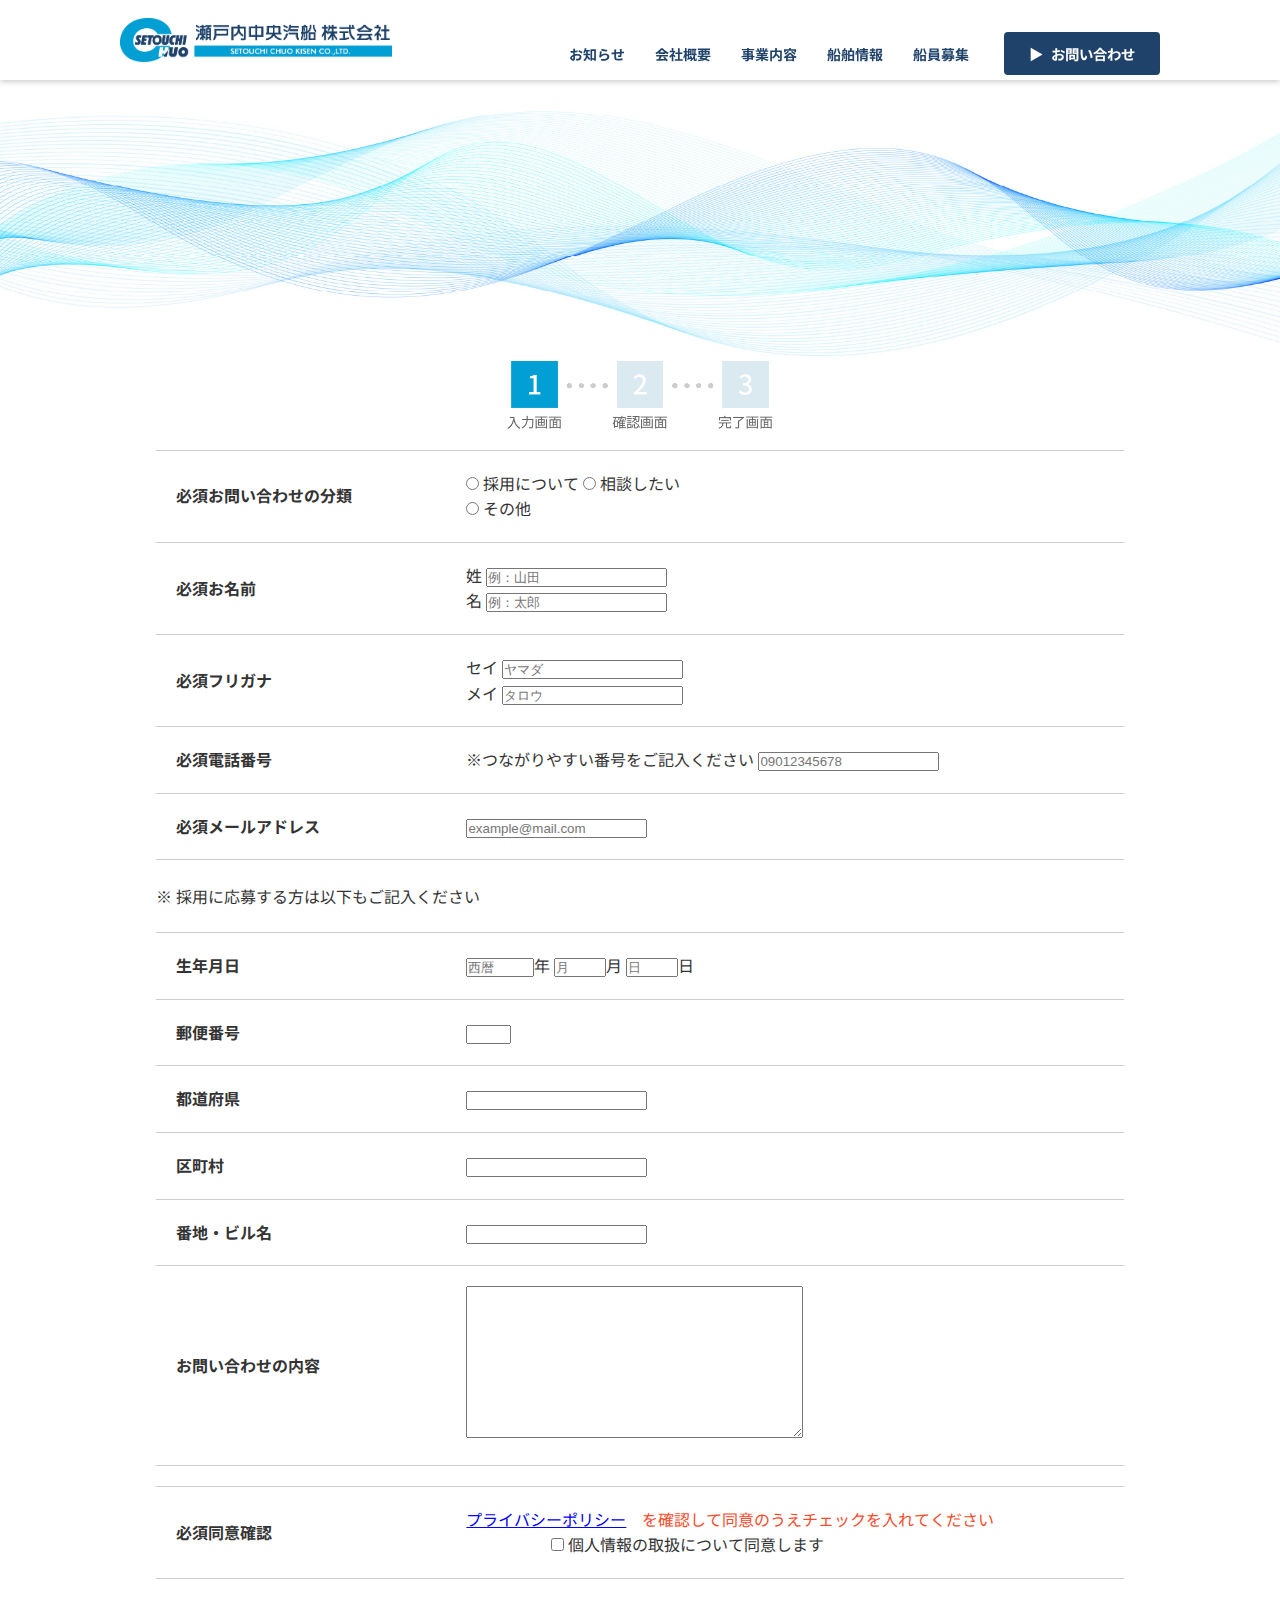
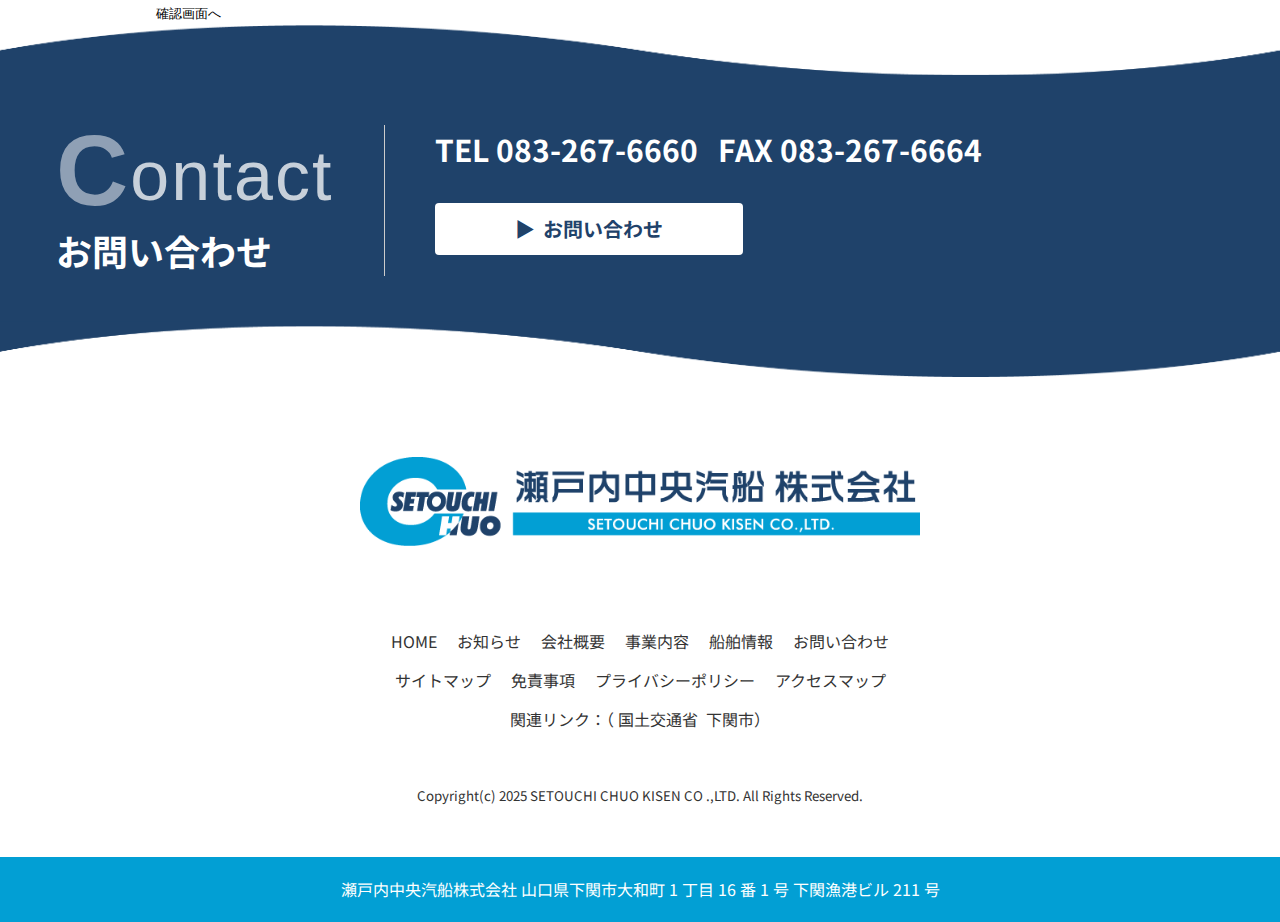
<file: contact-1.html>
<!DOCTYPE html>
<html lang="ja">

<head>
  <meta charset="UTF-8">
  <meta name="viewport" content="width=device-width, initial-scale=1.0">
  <title>瀬戸内中央汽船｜お問い合わせ</title>
  <link rel="stylesheet" href="assets/css/style.css">
  <link rel="preconnect" href="https://fonts.googleapis.com">
  <link rel="preconnect" href="https://fonts.gstatic.com" crossorigin>
  <link
    href="https://fonts.googleapis.com/css2?family=Noto+Sans+JP:wght@300;400;500;700&family=Noto+Serif+JP:wght@400;500;700&family=M+PLUS+Rounded+1c:wght@300;400;500;700&family=Sawarabi+Gothic&family=Sawarabi+Mincho&display=swap"
    rel="stylesheet">


</head>

<body>
  <!-- ヘッダー -->
  <header id="header">
    <div class="container">
      <h1 class="logo">
        <a href="index.html"><img src="assets/img/index/logo.png" alt="ロゴマーク"></a>
      </h1>

      <nav id="menubar">
        <ul>
          <li><a href="index.html">お知らせ</a></li>
          <li><a href="company.html">会社概要</a></li>
          <li><a href="business.html">事業内容</a></li>
          <li><a href="tanker.html">船舶情報</a></li>
          <li><a href="recruit.html">船員募集</a></li>


        </ul>
        <div class="header-contact"><a href="contact.html"
            class="btn-arrow btn-arrow--primary btn-arrow--small is-active">
            <span class="arrow">▶</span>お問い合わせ</a></div>
      </nav>
    </div>
    <div class="hamburger">
      <input type="checkbox" id="menu-toggle">
      <label for="menu-toggle" class="menu-icon">
        <span></span>
        <span></span>
        <span></span>
      </label>
      <nav class="sp-menu">
        <ul>
          <li><a href="news.html">お知らせ</a></li>
          <li><a href="company.html">会社概要</a></li>
          <li><a href="business.html">事業内容</a></li>
          <li><a href="tanker.html">船舶情報</a></li>
          <li><a href="recruit.html">船員募集</a></li>
          <li><a href="contact.html">お問い合わせ</a></li>
        </ul>
      </nav>
    </div>
    </div>
  </header>

  <div id="contact-1">
    <!-- キービジュアル -->
    <section class="kv">
      <div class="kv-wrap">
        <img src="assets/img/pages/contact_title-pc.jpg" alt="お問い合わせ-1トップ画像">
        <div class="page-ttl">
          <h3>Contact</h3>
          <p>お問い合わせ</p>
        </div>
      </div>
    </section>

    <main id="main">
      <section class="pages-contact">
        <div class="img-wrap">
          <div class="inner-300">
            <img src="assets/img/pages/contact-step1.png" alt="お問い合わせ-step1画像">
          </div>

        </div>
        <div class="inner-1000">

          <div class="contact-table-wrap">
            <form action="#" method="post">
              <table class="table-contact-1">
                <tr>
                  <th class="narrow-th"><span class="required">必須</span>お問い合わせの分類</th>
                  <td class="wide-td">
                    <label>
                      <input type="radio" name="inquiry_type" value="other">
                      採用について
                    </label>
                    <label>
                      <input type="radio" name="inquiry_type" value="product" required>
                      相談したい
                    </label><br>
                    <label>
                      <input type="radio" name="inquiry_type" value="other">
                      その他
                    </label>

                  </td>
                </tr>
                <tr>
                  <th class="narrow-th"><span class=" required">必須</span>お名前</th>
                  <td class="wide-td">
                    <div class="table-flex-1">
                      <div class="table-flex-2">
                        <label for="last_name">姓</label>
                        <input type="text" id="last_name" name="last_name" placeholder="例：山田" required>
                      </div>
                      <div class="table-flex-2">
                        <label for="first_name">名</label>
                        <input type="text" id="first_name" name="first_name" placeholder="例：太郎" required>
                      </div>
                    </div>
                  </td>
                </tr>
                <tr>
                  <th class="narrow-th"><span class=" required">必須</span>フリガナ</th>
                  <td class="wide-td">
                    <div class="table-flex-1">
                      <div class="table-flex-2">
                        <label for="furigana_last">セイ</label>
                        <input type="text" id="furigana_last" name="furigana_last" placeholder="ヤマダ" required>
                      </div>
                      <div class="table-flex-1">
                        <div class="table-flex-2">
                          <label for="furigana_first">メイ</label>
                          <input type="text" id="furigana_first" name="furigana_first" placeholder="タロウ" required>
                        </div>
                      </div>
                  </td>
                </tr>
                <tr>
                  <th class="narrow-th"><span class=" required">必須</span>電話番号</th>
                  <td class="wide-td">
                    <label for="phone">
                      ※つながりやすい番号をご記入ください
                    </label>
                    <input type="tel" id="phone" name="phone" placeholder="09012345678" required>
                  </td>
                </tr>
                <tr>
                  <th class="narrow-th"><span class=" required">必須</span>メールアドレス</th>
                  <td class="wide-td">
                    <input type="email" id="mail" name="phone" placeholder="example@mail.com" required>
                  </td>
                </tr>
              </table>

              <p class="table-dot table-txt"><span>※ 採用に応募する方は以下もご記入ください</span></p>
              <table class="table-contact-2">
                <tr>
                  <th class="middle-th">生年月日</th>
                  <td class="wider-td">
                    <div class="table-flex-1">
                      <input type="number" name="birth_year" placeholder="西暦" min="1900" max="2100">年
                      <input type="number" name="birth_month" placeholder="月" min="1" max="12">月
                      <input type="number" name="birth_day" placeholder="日" min="1" max="31">日
                    </div>
                  </td>
                </tr>
                <tr>
                  <th class="middle-th">郵便番号</th>
                  <td class="post-number wider-td">
                    <input type="text" name="zip1" size="3" maxlength="3">
                  </td>
                </tr>

                <tr>
                  <th class="middle-th">都道府県</th>
                  <td class="wider-td"><input type="text" name="prefecture-name"></td>
                </tr>
                <th class="middle-th">区町村</th>
                <td class="wider-td"><input type="text" name="city-name"></td>
                </tr>
                <tr>
                  <th class="middle-th">番地・ビル名</th>
                  <td class="wider-td"><input type="text" name="address-detail"></td>
                </tr>
  <p class="table-dot table-txt"><span></span></p>
                <tr>
                  <th class="middle-th">お問い合わせの内容</th>
                  <td class="wider-td"><textarea cols="40" rows="10" name="contact-detail"></textarea></td>
                </tr>
              </table>
          </div>
          <div class="contact-table-wrap">
            <table class="table-contact-1">
              <tr>
                <th class="narrow-th"><span class=" required">必須</span>同意確認</th>
                <td class="wider-td">
                  <div class="privacy-cnt">

                    <a href="#" style="text-decoration: underline;color: blue;">プライバシーポリシー</a>&emsp;<span
                      style="color:#f84a2a;">を確認して同意のうえチェックを入れてください</span>
                    <div class="privacy-check inner-500">
                      <label>
                        <input type="checkbox" name="agree" id="agree-check" required>
                        個人情報の取扱について同意します
                      </label>

                </td>
              </tr>
            </table>



            </form>
            </table>
          </div>
          <div class="submit-row">
            <button id="submit-btn" class="inactive" type="button">確認画面へ</button>
          </div>

        </div>





      </section>
    </main>
  </div>


  <!--   ここから共通 -->

  <div class="wave-up">
    <img src="assets/img/index/wave_img_up.png" alt="波のデザイン">
  </div>
  <section class="contact">
    <div class="inner-1200">
      <div class="flex-1">
        <div class="section-ttl">
          <h3>Contact</h3>
          <p>お問い合わせ</p>
        </div>
        <div class="text-box">
          <div class="flex-2">
            <h3>TEL 083-267-6660</h3>
            <h3>FAX 083-267-6664</h3>
          </div>
          <div class="btn-box">
            <a href="contact.html" class="btn-arrow btn-arrow--secondary"><span class="arrow">▶</span>
              お問い合わせ
            </a>
          </div>
        </div>
      </div>
    </div>
  </section>
  <div class="wave-down">
    <img src="assets/img/index/wave_img_down.png" alt="波のデザイン">
  </div>




  <!-- フッター -->
  <footer id="footer">

    <div class="footer-logo">
      <a href="index.html"><img src="assets/img/index/logo.png" alt="ロゴマーク"></a>
    </div>

    <div class="footer-in">
      <div class="footer-nav">
        <a href="index.html">HOME</a>
        <a href="news.html">お知らせ</a>
        <a href="company.html">会社概要</a>
        <a href="business.html">事業内容</a>
        <a href="tanker.html">船舶情報</a>
        <a href="contact.html">お問い合わせ</a>
      </div>

      <div class="footer-info">
        <a href="#">サイトマップ</a>
        <a href="#">免責事項</a>
        <a href="#">プライバシーポリシー</a>
        <a href="#">アクセスマップ</a>
      </div>
      <div class="footer-info footer-info--link">
        <p>関連リンク：（ <a href="https://www.mlit.go.jp/">国土交通省</a>&ensp;<a
            href="https://www.city.shimonoseki.lg.jp/">下関市</a>）
        </p>
      </div>
    </div>
    <small>Copyright(c) 2025 SETOUCHI CHUO KISEN CO .,LTD. All Rights Reserved.</small>
    </div>
    <div class="copy-right">瀬戸内中央汽船株式会社 山口県下関市大和町 1 丁目 16 番 1 号 下関漁港ビル 211 号</div>
    <!-- トップに戻るボタン -->
    <button id="to-top">↑</button>
  </footer>

  <script src="assets/js/main.js"></script>
</body>


</html>
</file>
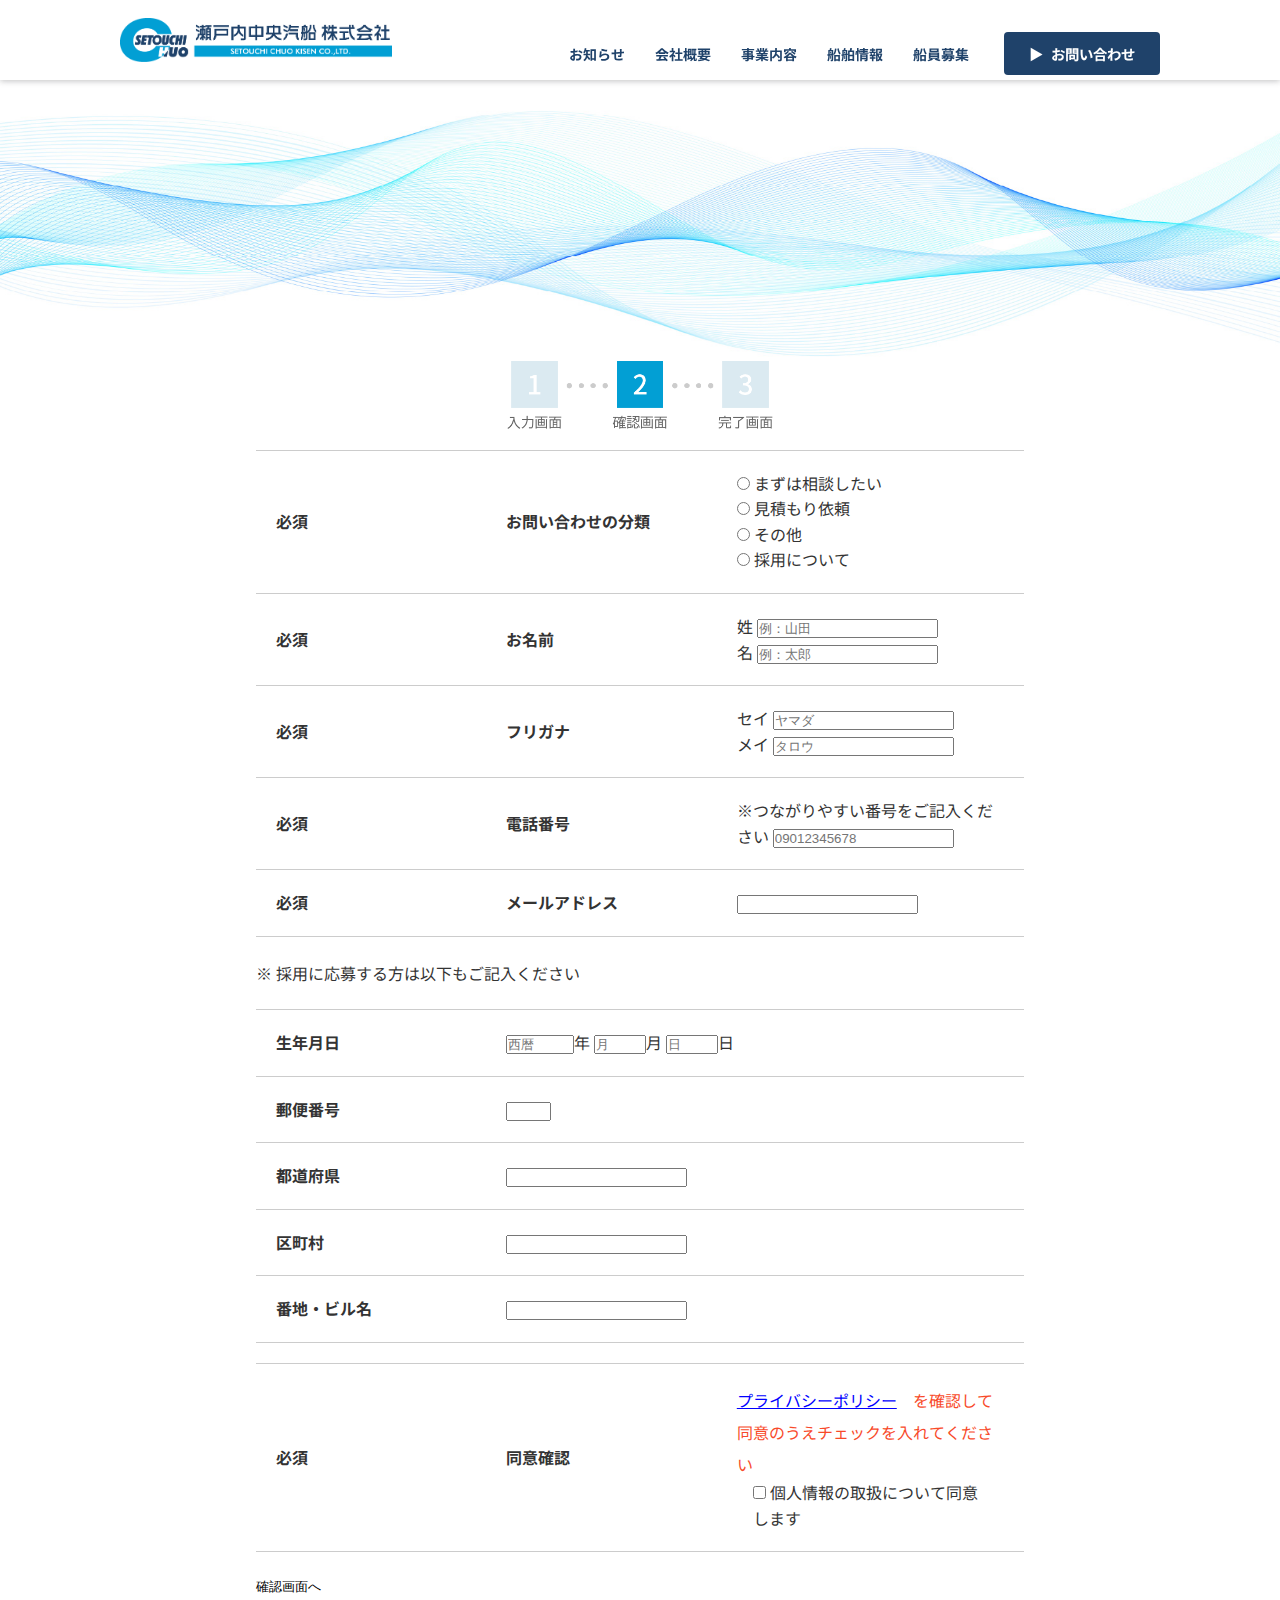
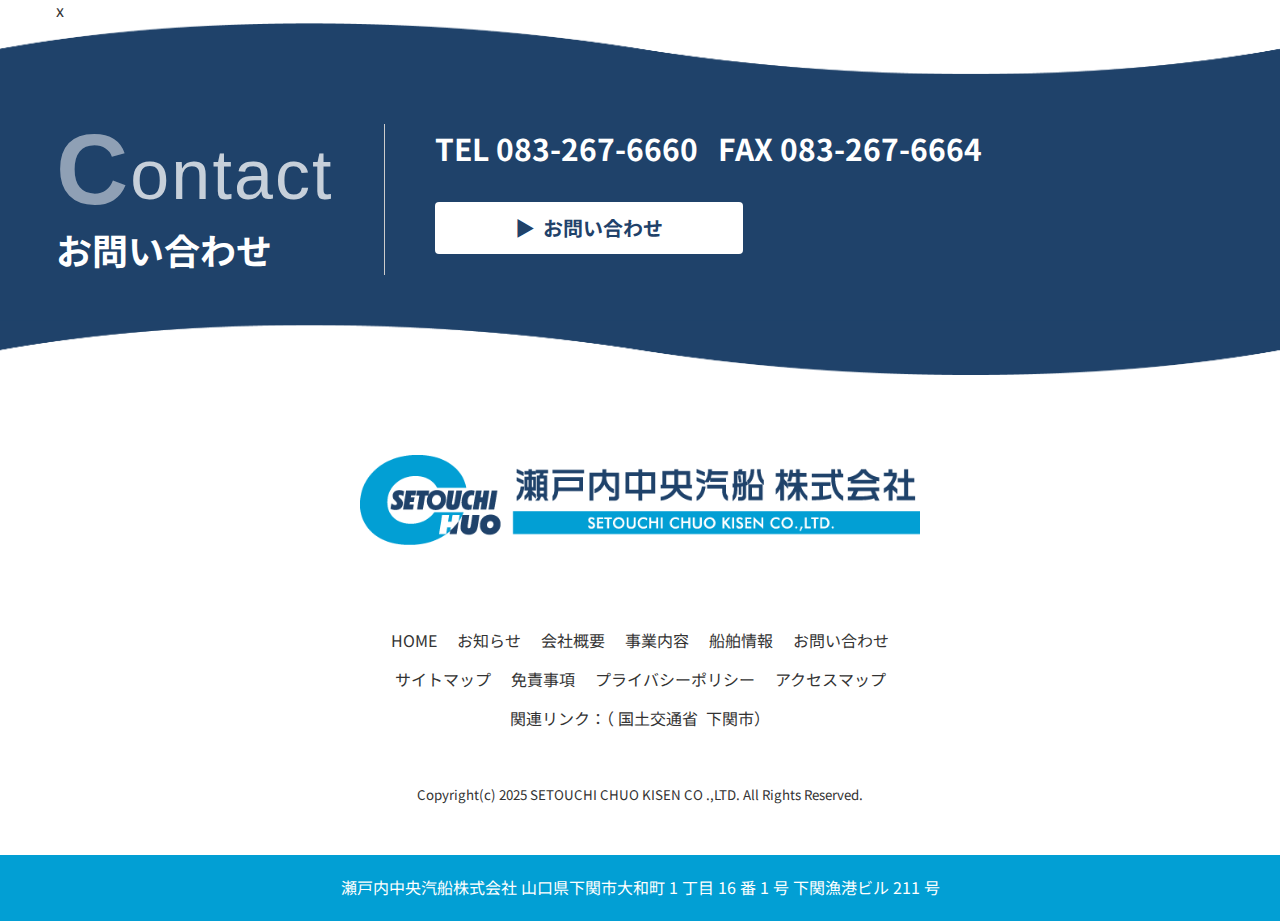
<file: contact-2.html>
<!DOCTYPE html>
<html lang="ja">

<head>
  <meta charset="UTF-8">
  <meta name="viewport" content="width=device-width, initial-scale=1.0">
  <title>瀬戸内中央汽船｜お問い合わせ</title>
  <link rel="stylesheet" href="assets/css/style.css">
  <link rel="preconnect" href="https://fonts.googleapis.com">
  <link rel="preconnect" href="https://fonts.gstatic.com" crossorigin>
  <link
    href="https://fonts.googleapis.com/css2?family=Noto+Sans+JP:wght@300;400;500;700&family=Noto+Serif+JP:wght@400;500;700&family=M+PLUS+Rounded+1c:wght@300;400;500;700&family=Sawarabi+Gothic&family=Sawarabi+Mincho&display=swap"
    rel="stylesheet">


</head>

<body>
  <!-- ヘッダー -->
  <header id="header">
    <div class="container">
      <h1 class="logo">
        <a href="index.html"><img src="assets/img/index/logo.png" alt="ロゴマーク"></a>
      </h1>

      <nav id="menubar">
        <ul>
          <li><a href="index.html">お知らせ</a></li>
          <li><a href="company.html">会社概要</a></li>
          <li><a href="business.html">事業内容</a></li>
          <li><a href="tanker.html">船舶情報</a></li>
          <li><a href="recruit.html">船員募集</a></li>


        </ul>
        <div class="header-contact"><a href="contact.html"
            class="btn-arrow btn-arrow--primary btn-arrow--small is-active">
            <span class="arrow">▶</span>お問い合わせ</a></div>
      </nav>
    </div>
    <div class="hamburger">
      <input type="checkbox" id="menu-toggle">
      <label for="menu-toggle" class="menu-icon">
        <span></span>
        <span></span>
        <span></span>
      </label>
      <nav class="sp-menu">
        <ul>
          <li><a href="news.html">お知らせ</a></li>
          <li><a href="company.html">会社概要</a></li>
          <li><a href="business.html">事業内容</a></li>
          <li><a href="tanker.html">船舶情報</a></li>
          <li><a href="recruit.html">船員募集</a></li>
          <li><a href="contact.html">お問い合わせ</a></li>
        </ul>
      </nav>
    </div>
    </div>
  </header>

  <div id="contact-2">
    <!-- キービジュアル -->
    <section class="kv">
      <div class="kv-wrap">
        <img src="assets/img/pages/contact_title-pc.jpg" alt="お問い合わせ-1トップ画像">
        <div class="page-ttl">
          <h3>Contact</h3>
          <p>お問い合わせ</p>
        </div>
      </div>
    </section>

    <main id="main">
      <section class="pages-contact">
        <div class="img-wrap">
          <div class="inner-300">
            <img src="assets/img/pages/contact-step2.png" alt="お問い合わせ-step1画像">
          </div>

        </div>
        <div class="inner-1200">

          <div class="inner-800">
            <form action="#" method="post">
              <table class="table-contact-1">
                <tr>
                  <th class="narrow-th"><span class="required">必須</span></th>
                  <th class="middle-th">お問い合わせの分類</th>
                  <td class="wide-td">
                    <label>
                      <input type="radio" name="inquiry_type" value="product" required>
                      まずは相談したい
                    </label><br>

                    <label>
                      <input type="radio" name="inquiry_type" value="support">
                      見積もり依頼
                    </label><br>

                    <label>
                      <input type="radio" name="inquiry_type" value="other">
                      その他
                    </label><br>
                    <label>
                      <input type="radio" name="inquiry_type" value="other">
                      採用について
                    </label>
                  </td>
                </tr>
                <tr>
                  <th class="narrow-th"><span class=" required">必須</span></th>
                  <th class="middle-th">お名前</th>
                  <td class="wide-td">
                    <div class="table-flex-1">
                      <div class="table-flex-2">
                        <label for="last_name">姓</label>
                        <input type="text" id="last_name" name="last_name" placeholder="例：山田" required>
                      </div>
                      <div class="table-flex-2">
                        <label for="first_name">名</label>
                        <input type="text" id="first_name" name="first_name" placeholder="例：太郎" required>
                      </div>
                    </div>
                  </td>
                </tr>
                <tr>
                  <th class="narrow-th"><span class=" required">必須</span></th>
                  <th class="middle-th">フリガナ</th>
                  <td class="wide-td">
                    <div class="table-flex-1">
                      <div class="table-flex-2">
                        <label for="furigana_last">セイ</label>
                        <input type="text" id="furigana_last" name="furigana_last" placeholder="ヤマダ" required>
                      </div>
                      <div class="table-flex-1">
                        <div class="table-flex-2">
                          <label for="furigana_first">メイ</label>
                          <input type="text" id="furigana_first" name="furigana_first" placeholder="タロウ" required>
                        </div>
                      </div>
                  </td>
                </tr>
                <tr>
                  <th class="narrow-th"><span class=" required">必須</span></th>
                  <th class="middle-th">電話番号</th>
                  <td class="wide-td">
                    <label for="phone">
                      ※つながりやすい番号をご記入ください
                    </label>
                    <input type="tel" id="phone" name="phone" placeholder="09012345678" required>
                  </td>
                </tr>
                <tr>
                  <th class="narrow-th"><span class=" required">必須</span></th>
                  <th class="required">メールアドレス</th>
                  <td><input type="email" name="email" required></td>
                </tr>
              </table>
              <p class="table-dot table-txt"><span>※ 採用に応募する方は以下もご記入ください</span></p>
              <table class="table-contact-2">
                <tr>
                  <th class="middle-th">生年月日</th>
                  <td class="wider-td">
                    <div class="table-flex-1">
                      <input type="number" name="birth_year" placeholder="西暦" min="1900" max="2100">年
                      <input type="number" name="birth_month" placeholder="月" min="1" max="12">月
                      <input type="number" name="birth_day" placeholder="日" min="1" max="31">日
                    </div>
                  </td>
                </tr>
                <tr>
                  <th class="middle-th">郵便番号</th>
                  <td class="post-number wider-td">
                    <input type="text" name="zip1" size="3" maxlength="3">
                  </td>
                </tr>

                <tr>
                  <th class="middle-th">都道府県</th>
                  <td class="wider-td"><input type="text" name="prefecture-name"></td>
                </tr>
                <th class="middle-th">区町村</th>
                <td class="wider-td"><input type="text" name="city-name"></td>
                </tr>
                <tr>
                  <th class="middle-th">番地・ビル名</th>
                  <td class="wider-td"><input type="text" name="address-detail"></td>
                </tr>
              </table>
               <table class="table-contact-1 ma-0">
              <tr>
                <th class="narrow-th"><span class=" required">必須</span></th>
                <th class="middle-th">同意確認</th>
                <td class="wider-td">
                  <div class="privacy-cnt">
               <p>
                      <a href="#" style="text-decoration: underline;color: blue;">プライバシーポリシー</a>&emsp;<span style="color:#f84a2a;">を確認して同意のうえチェックを入れてください</span>
                  </p>
                    <div class="privacy-check inner-500">
                      <label>
                        <input type="checkbox" name="agree" id="agree-check" required>
                        個人情報の取扱について同意します
                      </label>

                </td>
              </tr>
              </table>



            </form>
            </table>
            <div class="submit-row">
              <button id="submit-btn" class="inactive" type="button">確認画面へ</button>
            </div>
          </div>x
        </div>
  </div>

  </div>

  </section>
  </div>
  </main>
  <!--   ここから共通 -->

  <div class="wave-up">
    <img src="assets/img/index/wave_img_up.png" alt="波のデザイン">
  </div>
  <section class="contact">
    <div class="inner-1200">
      <div class="flex-1">
        <div class="section-ttl">
          <h3>Contact</h3>
          <p>お問い合わせ</p>
        </div>
        <div class="text-box">
          <div class="flex-2">
            <h3>TEL 083-267-6660</h3>
            <h3>FAX 083-267-6664</h3>
          </div>
          <div class="btn-box">
            <a href="contact.html" class="btn-arrow btn-arrow--secondary"><span class="arrow">▶</span>
              お問い合わせ
            </a>
          </div>
        </div>
      </div>
    </div>
  </section>
  <div class="wave-down">
    <img src="assets/img/index/wave_img_down.png" alt="波のデザイン">
  </div>




  <!-- フッター -->
  <footer id="footer">

    <div class="footer-logo">
      <a href="index.html"><img src="assets/img/index/logo.png" alt="ロゴマーク"></a>
    </div>

    <div class="footer-in">
      <div class="footer-nav">
        <a href="index.html">HOME</a>
        <a href="news.html">お知らせ</a>
        <a href="company.html">会社概要</a>
        <a href="business.html">事業内容</a>
        <a href="tanker.html">船舶情報</a>
        <a href="contact.html">お問い合わせ</a>
      </div>

      <div class="footer-info">
        <a href="#">サイトマップ</a>
        <a href="#">免責事項</a>
        <a href="#">プライバシーポリシー</a>
        <a href="#">アクセスマップ</a>
      </div>
      <div class="footer-info footer-info--link">
        <p>関連リンク：（ <a href="https://www.mlit.go.jp/">国土交通省</a>&ensp;<a
            href="https://www.city.shimonoseki.lg.jp/">下関市</a>）
        </p>
      </div>
    </div>
    <small>Copyright(c) 2025 SETOUCHI CHUO KISEN CO .,LTD. All Rights Reserved.</small>
    </div>
    <div class="copy-right">瀬戸内中央汽船株式会社 山口県下関市大和町 1 丁目 16 番 1 号 下関漁港ビル 211 号</div>
    <!-- トップに戻るボタン -->
    <button id="to-top">↑</button>
  </footer>

  <script src="assets/js/main.js"></script>
</body>


</html>
</file>
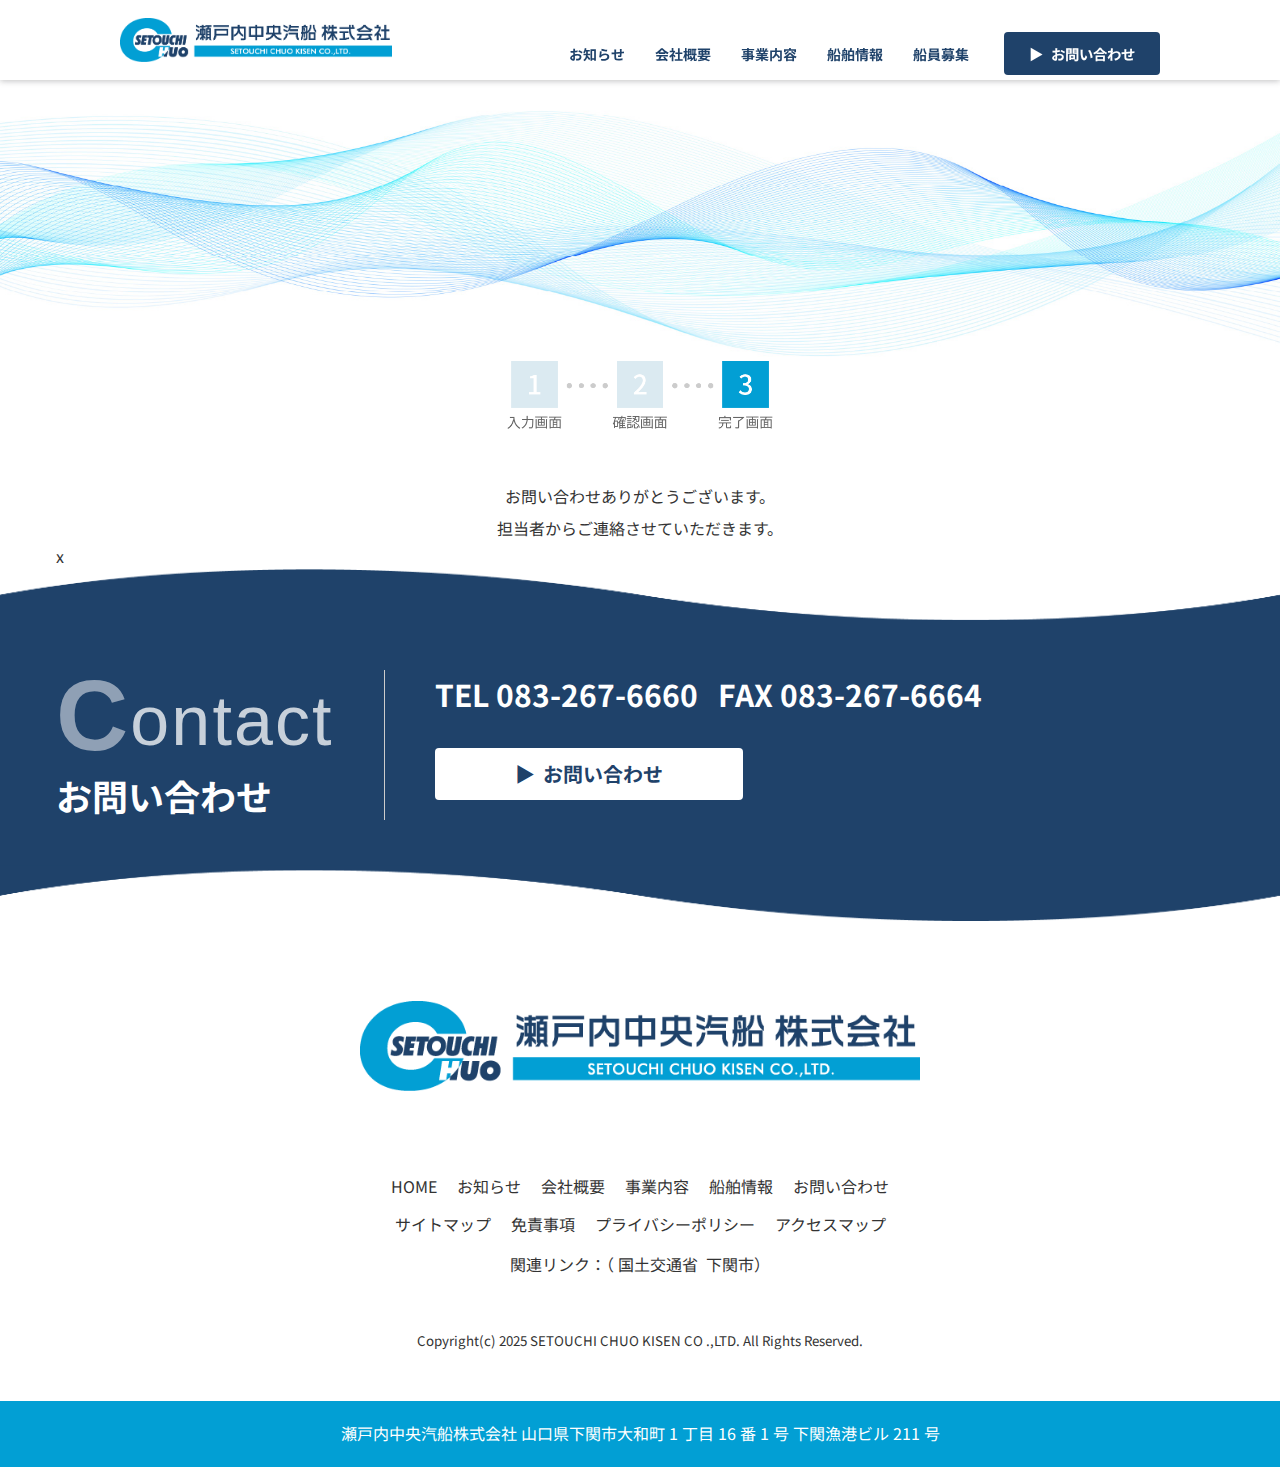
<file: contact-3.html>
<!DOCTYPE html>
<html lang="ja">

<head>
  <meta charset="UTF-8">
  <meta name="viewport" content="width=device-width, initial-scale=1.0">
  <title>瀬戸内中央汽船｜お問い合わせ</title>
  <link rel="stylesheet" href="assets/css/style.css">
  <link rel="preconnect" href="https://fonts.googleapis.com">
  <link rel="preconnect" href="https://fonts.gstatic.com" crossorigin>
  <link
    href="https://fonts.googleapis.com/css2?family=Noto+Sans+JP:wght@300;400;500;700&family=Noto+Serif+JP:wght@400;500;700&family=M+PLUS+Rounded+1c:wght@300;400;500;700&family=Sawarabi+Gothic&family=Sawarabi+Mincho&display=swap"
    rel="stylesheet">


</head>

<body>
  <!-- ヘッダー -->
  <header id="header">
    <div class="container">
      <h1 class="logo">
        <a href="index.html"><img src="assets/img/index/logo.png" alt="ロゴマーク"></a>
      </h1>

      <nav id="menubar">
        <ul>
          <li><a href="index.html">お知らせ</a></li>
          <li><a href="company.html">会社概要</a></li>
          <li><a href="business.html">事業内容</a></li>
          <li><a href="tanker.html">船舶情報</a></li>
          <li><a href="recruit.html">船員募集</a></li>


        </ul>
        <div class="header-contact"><a href="contact.html"
            class="btn-arrow btn-arrow--primary btn-arrow--small is-active">
            <span class="arrow">▶</span>お問い合わせ</a></div>
      </nav>
    </div>
    <div class="hamburger">
      <input type="checkbox" id="menu-toggle">
      <label for="menu-toggle" class="menu-icon">
        <span></span>
        <span></span>
        <span></span>
      </label>
      <nav class="sp-menu">
        <ul>
          <li><a href="news.html">お知らせ</a></li>
          <li><a href="company.html">会社概要</a></li>
          <li><a href="business.html">事業内容</a></li>
          <li><a href="tanker.html">船舶情報</a></li>
          <li><a href="recruit.html">船員募集</a></li>
          <li><a href="contact.html">お問い合わせ</a></li>
        </ul>
      </nav>
    </div>
    </div>
  </header>

  <div id="contact-3">
    <!-- キービジュアル -->
    <section class="kv">
      <div class="kv-wrap">
        <img src="assets/img/pages/contact_title-pc.jpg" alt="お問い合わせ-1トップ画像">
        <div class="page-ttl">
          <h3>Contact</h3>
          <p>お問い合わせ</p>
        </div>
      </div>
    </section>

    <main id="main">
      <section class="pages-contact">
        <div class="img-wrap">
          <div class="inner-300">
            <img src="assets/img/pages/contact-step3.png" alt="お問い合わせ-step1画像">
          </div>

        </div>
        <div class="inner-1200">

          <div class="inner-800">
              <p class="" style="text-align: center; margin-top: 50px;"><span>お問い合わせありがとうございます。<br>担当者からご連絡させていただきます。

                </span>
              </p>
          </div>x
        </div>
  </div>

  </div>

  </section>
  </div>
  </main>
  <!--   ここから共通 -->

  <div class="wave-up">
    <img src="assets/img/index/wave_img_up.png" alt="波のデザイン">
  </div>
  <section class="contact">
    <div class="inner-1200">
      <div class="flex-1">
        <div class="section-ttl">
          <h3>Contact</h3>
          <p>お問い合わせ</p>
        </div>
        <div class="text-box">
          <div class="flex-2">
            <h3>TEL 083-267-6660</h3>
            <h3>FAX 083-267-6664</h3>
          </div>
          <div class="btn-box">
            <a href="contact.html" class="btn-arrow btn-arrow--secondary"><span class="arrow">▶</span>
              お問い合わせ
            </a>
          </div>
        </div>
      </div>
    </div>
  </section>
  <div class="wave-down">
    <img src="assets/img/index/wave_img_down.png" alt="波のデザイン">
  </div>




  <!-- フッター -->
  <footer id="footer">

    <div class="footer-logo">
      <a href="index.html"><img src="assets/img/index/logo.png" alt="ロゴマーク"></a>
    </div>

    <div class="footer-in">
      <div class="footer-nav">
        <a href="index.html">HOME</a>
        <a href="news.html">お知らせ</a>
        <a href="company.html">会社概要</a>
        <a href="business.html">事業内容</a>
        <a href="tanker.html">船舶情報</a>
        <a href="contact.html">お問い合わせ</a>
      </div>

      <div class="footer-info">
        <a href="#">サイトマップ</a>
        <a href="#">免責事項</a>
        <a href="#">プライバシーポリシー</a>
        <a href="#">アクセスマップ</a>
      </div>
      <div class="footer-info footer-info--link">
        <p>関連リンク：（ <a href="https://www.mlit.go.jp/">国土交通省</a>&ensp;<a
            href="https://www.city.shimonoseki.lg.jp/">下関市</a>）
        </p>
      </div>
    </div>
    <small>Copyright(c) 2025 SETOUCHI CHUO KISEN CO .,LTD. All Rights Reserved.</small>
    </div>
    <div class="copy-right">瀬戸内中央汽船株式会社 山口県下関市大和町 1 丁目 16 番 1 号 下関漁港ビル 211 号</div>
    <!-- トップに戻るボタン -->
    <button id="to-top">↑</button>
  </footer>

  <script src="assets/js/main.js"></script>
</body>


</html>
</file>
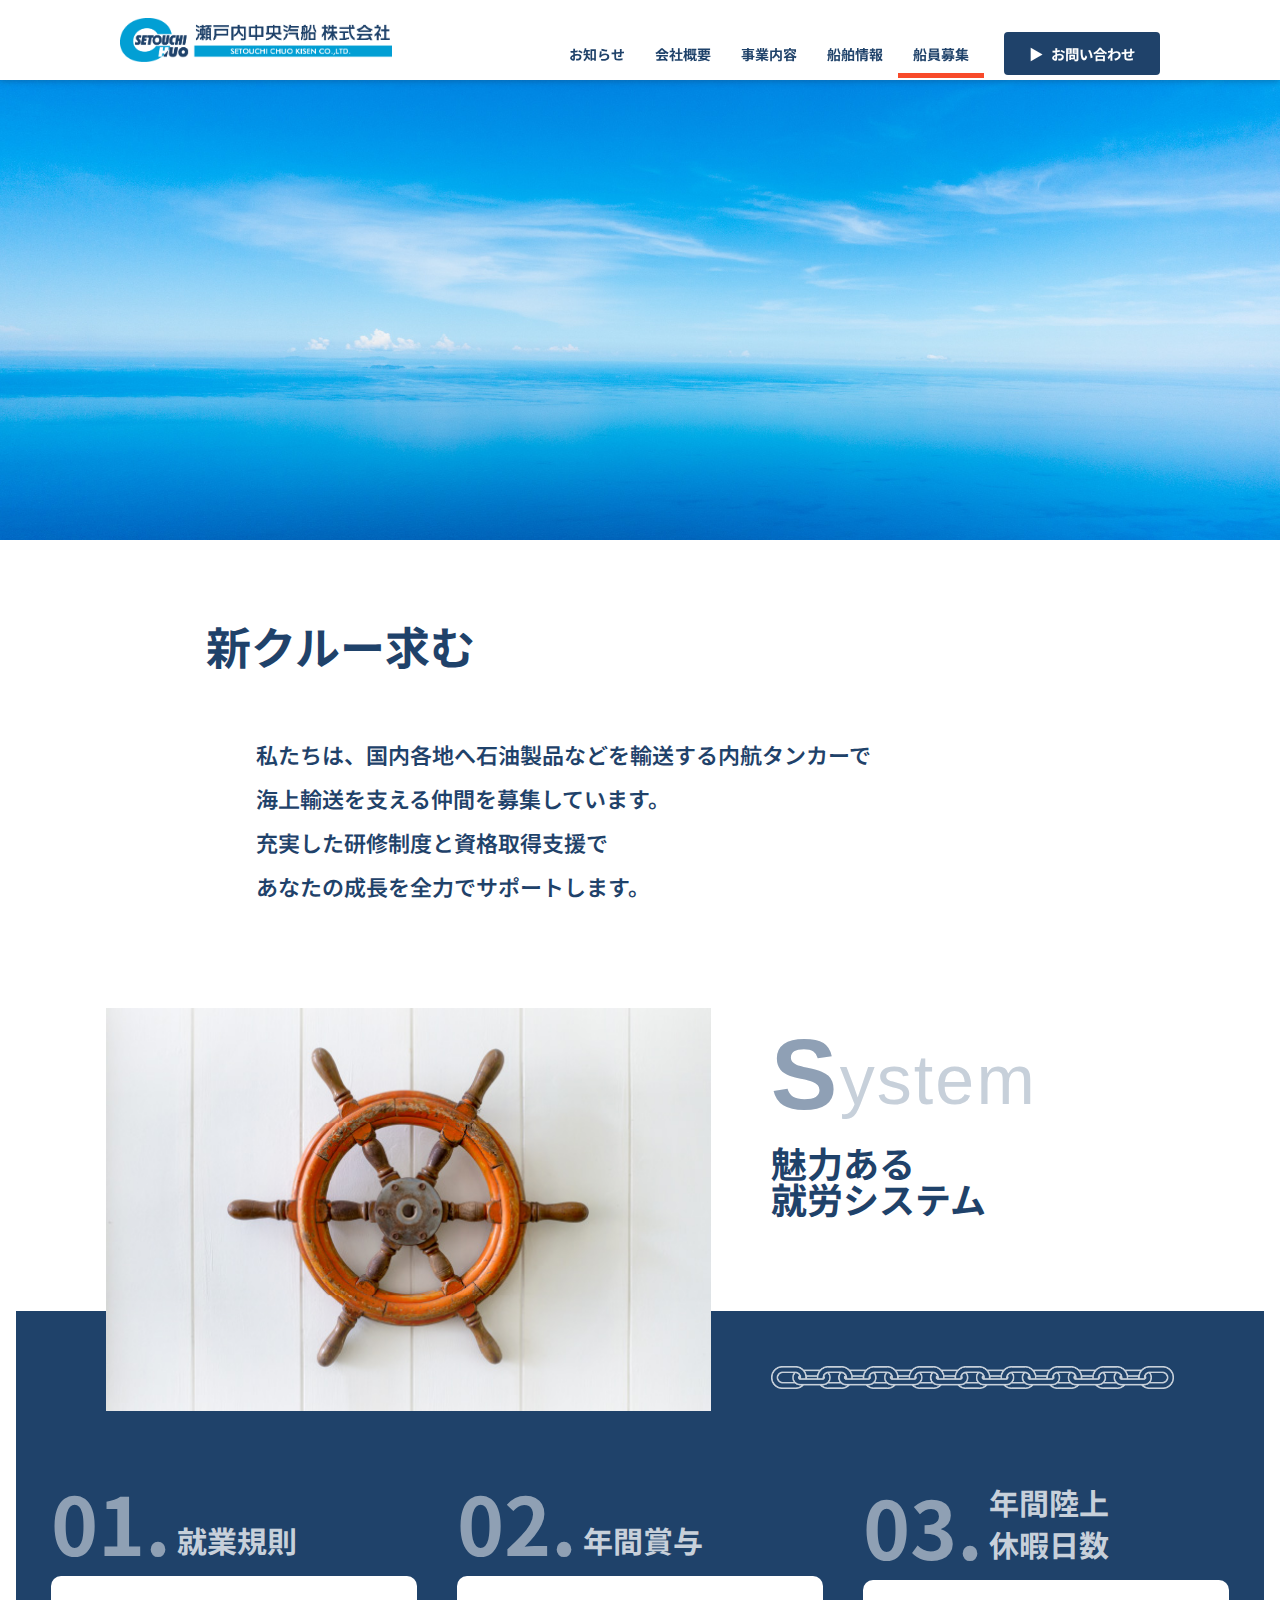
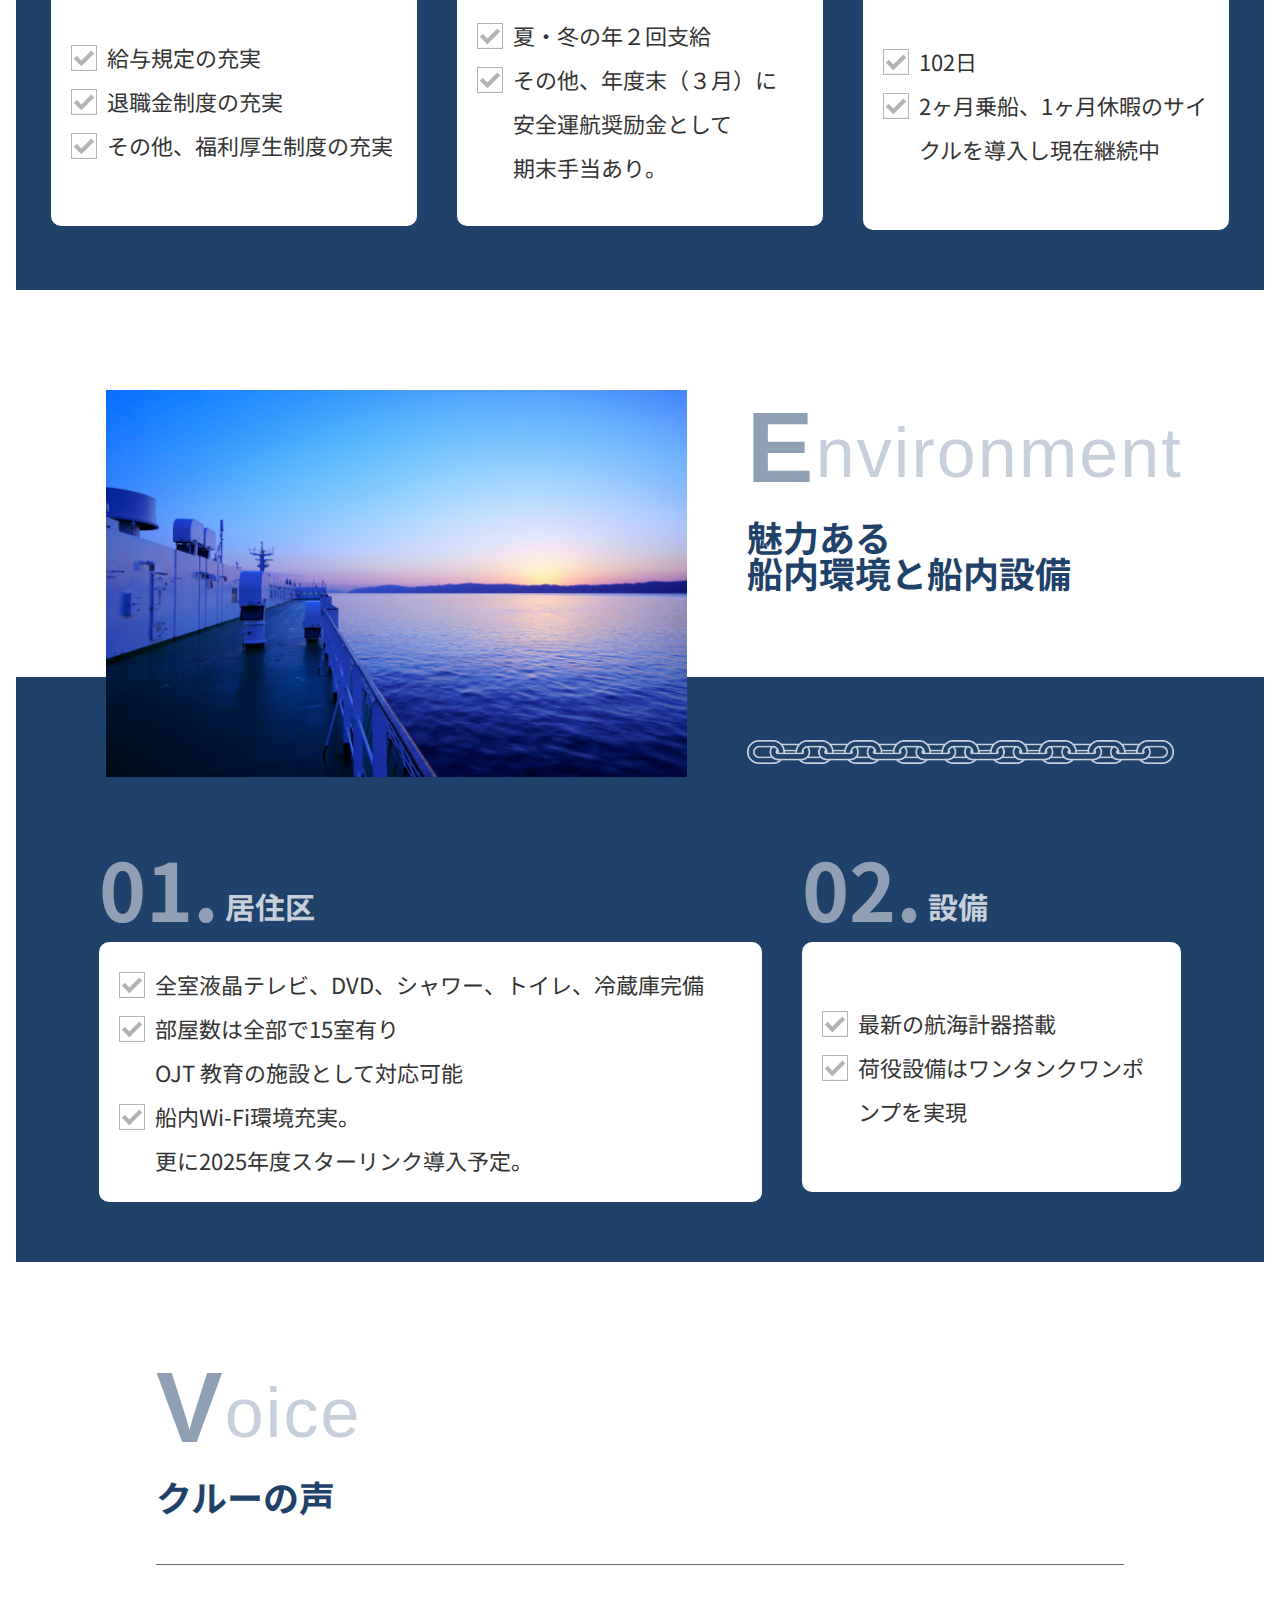
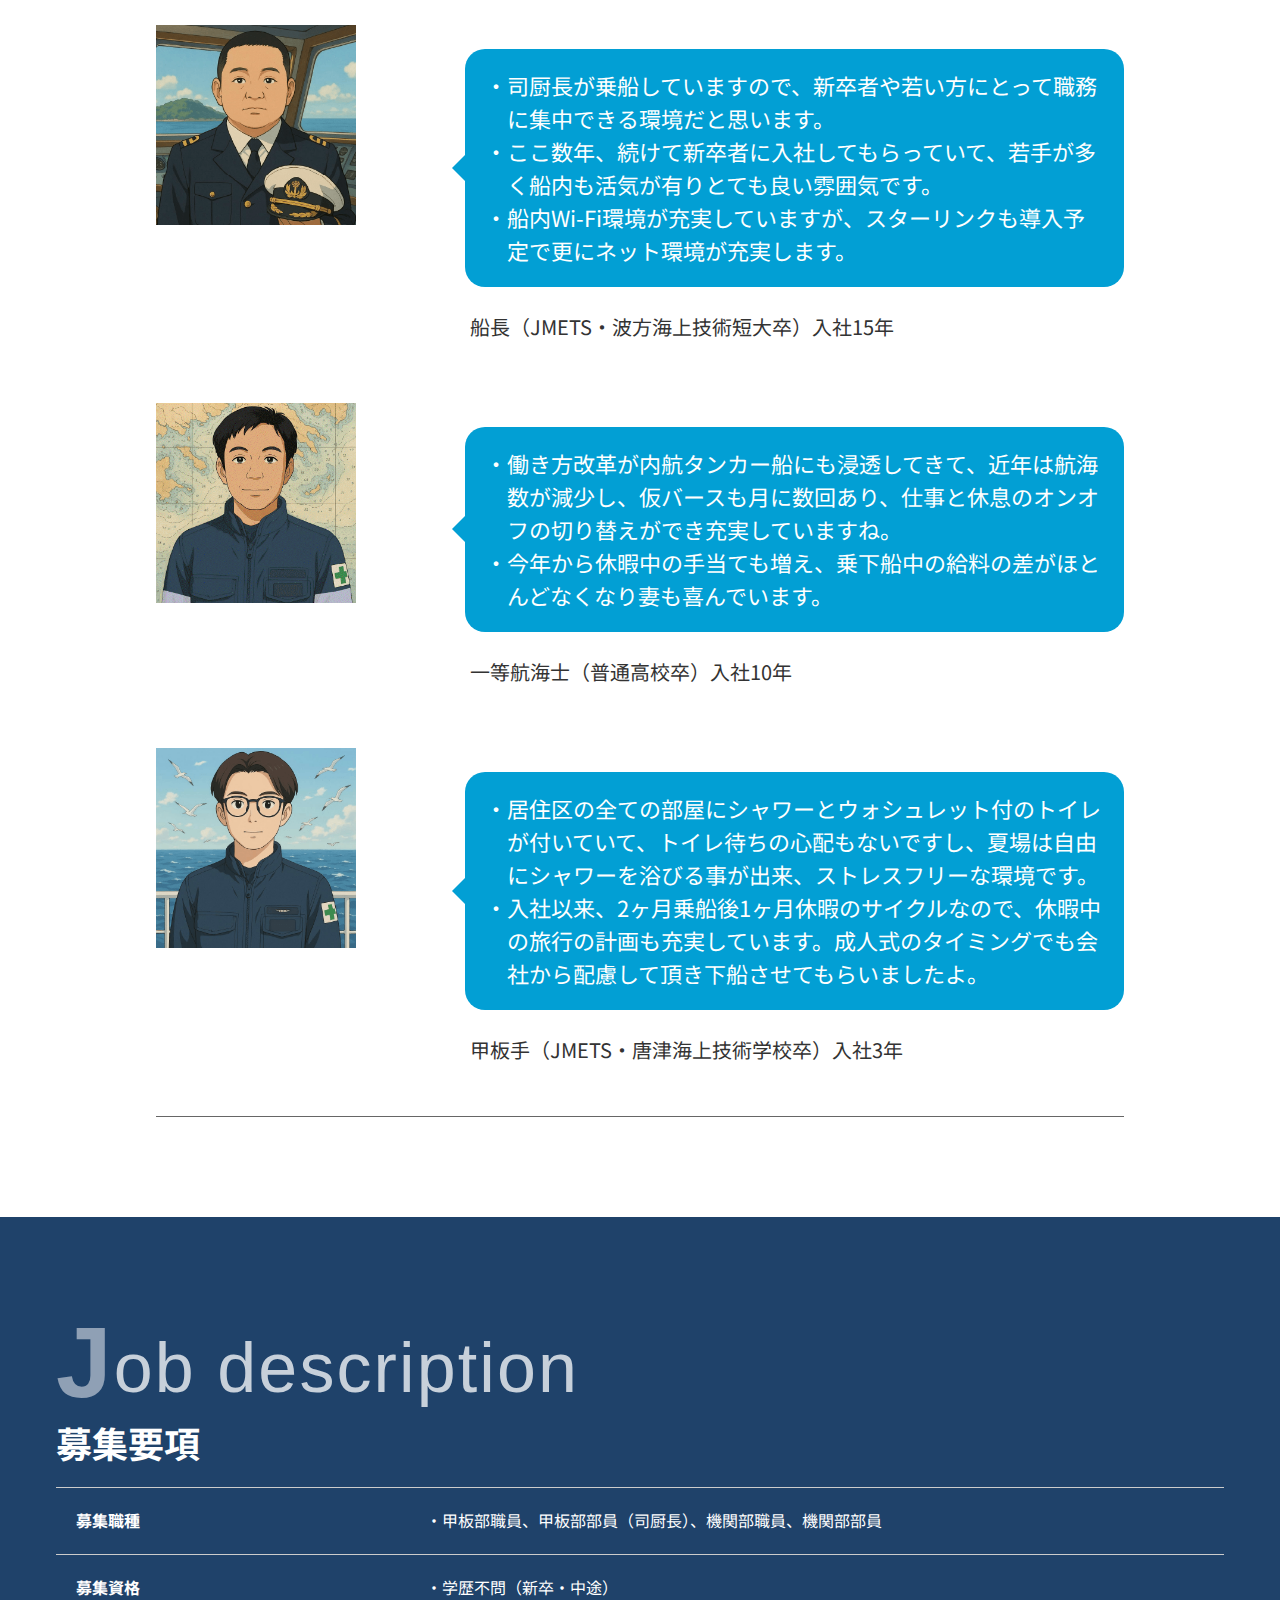
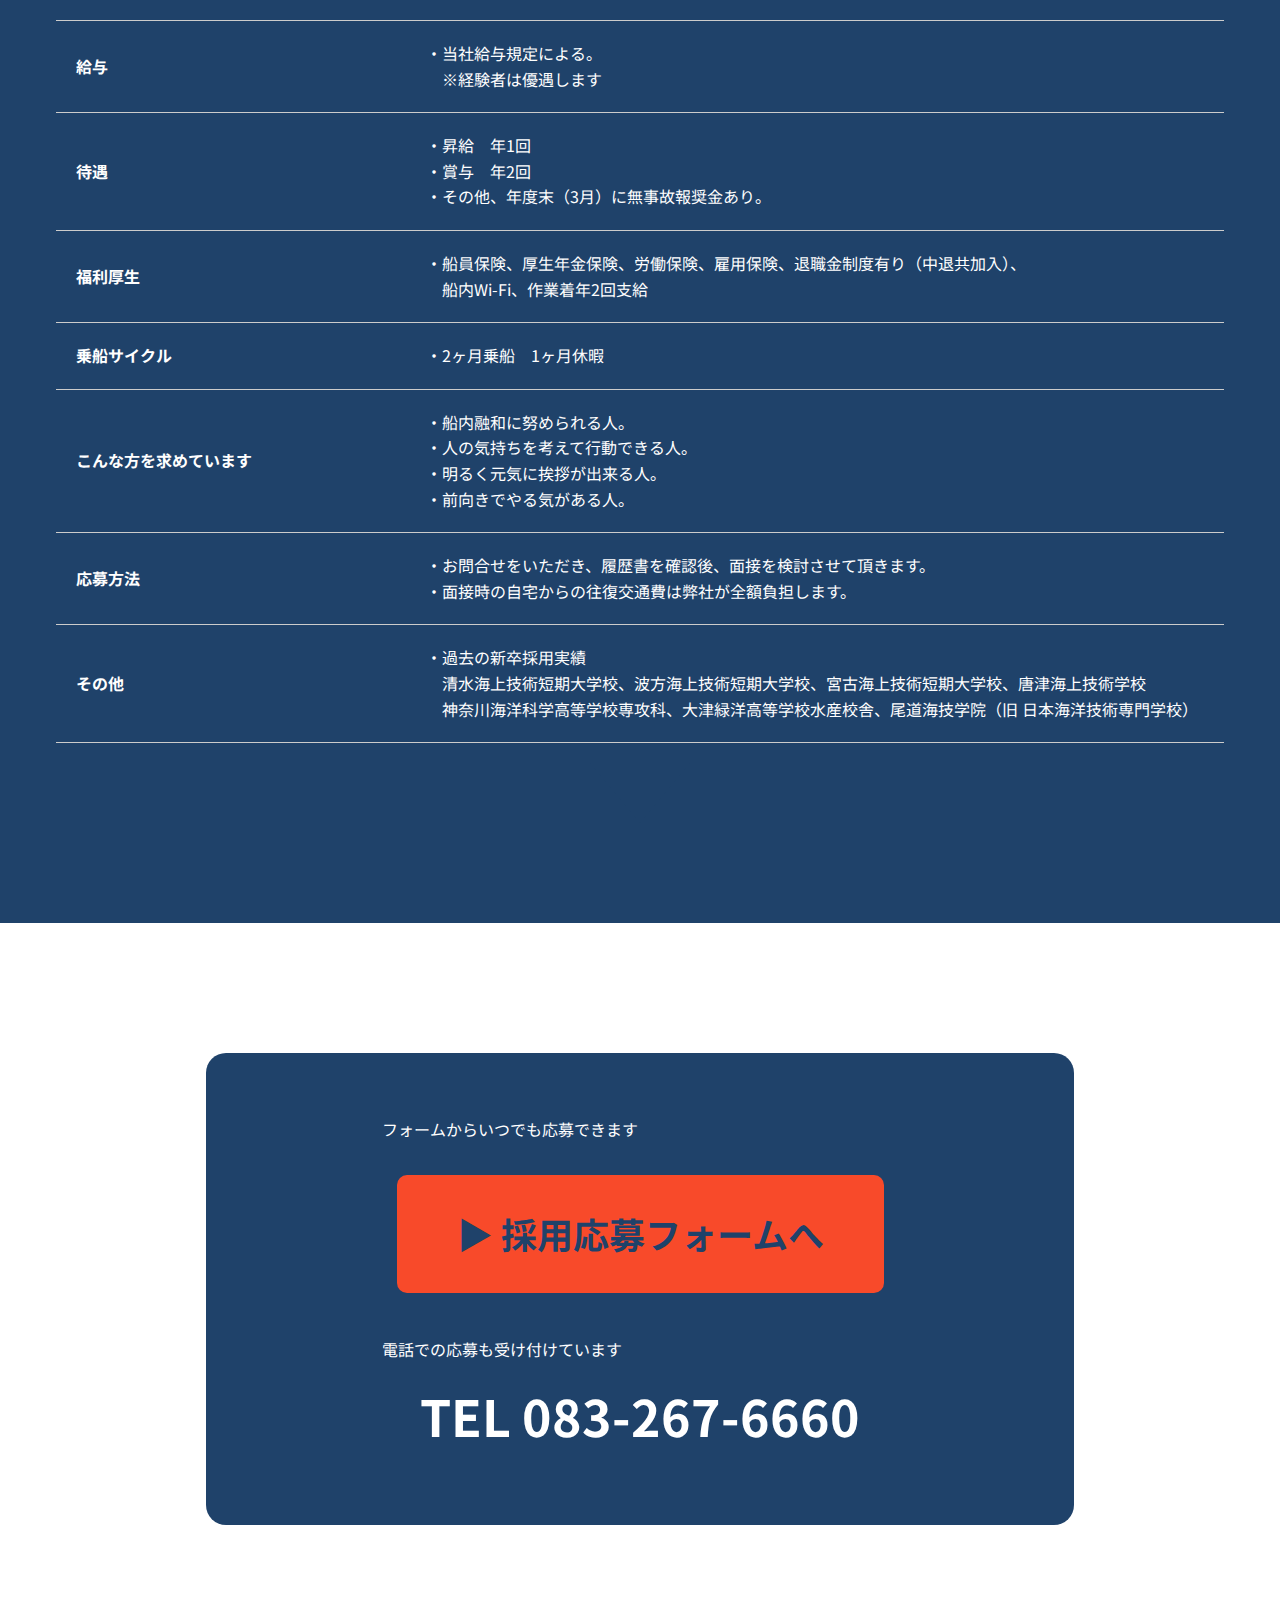
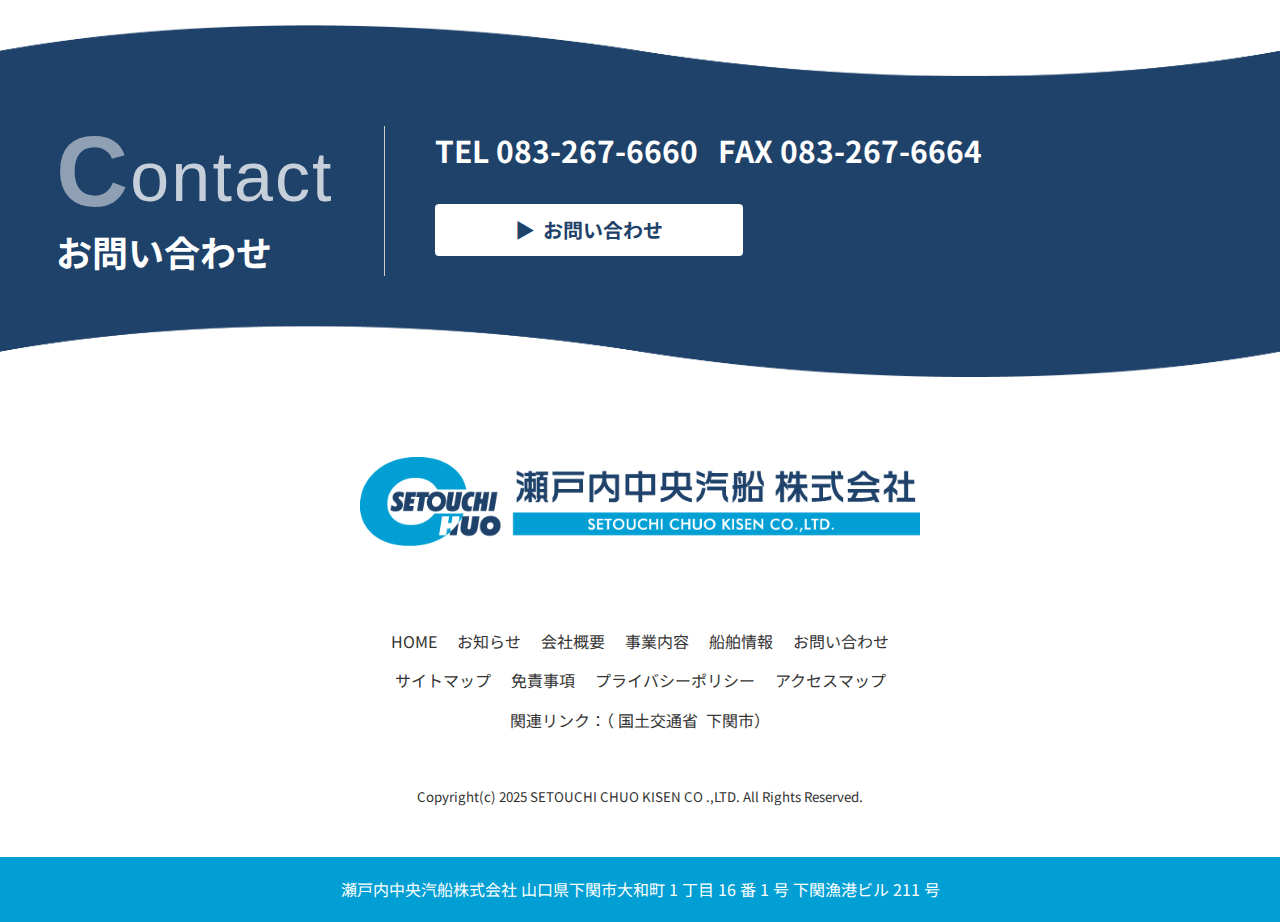
<file: recruit.html>
<!DOCTYPE html>
<html lang="ja">

<head>
  <meta charset="UTF-8">
  <meta name="viewport" content="width=device-width, initial-scale=1.0">
  <title>瀬戸内中央汽船｜事業内容</title>
  <link rel="stylesheet" href="assets/css/style.css">
  <link rel="preconnect" href="https://fonts.googleapis.com">
  <link rel="preconnect" href="https://fonts.gstatic.com" crossorigin>
  <link
    href="https://fonts.googleapis.com/css2?family=Noto+Sans+JP:wght@300;400;500;700&family=Noto+Serif+JP:wght@400;500;700&family=M+PLUS+Rounded+1c:wght@300;400;500;700&family=Sawarabi+Gothic&family=Sawarabi+Mincho&display=swap"
    rel="stylesheet">


</head>

<body>
  <!-- ヘッダー -->
  <header id="header">
    <div class="container">
      <h1 class="logo">
        <a href="index.html"><img src="assets/img/index/logo.png" alt="ロゴマーク"></a>
      </h1>

      <nav id="menubar">
        <ul>
          <li><a href="news.html">お知らせ</a></li>
          <li><a href="company.html">会社概要</a></li>
          <li><a href="business.html">事業内容</a></li>
          <li><a href="tanker.html">船舶情報</a></li>
          <li><a href="recruit.html" class="is-active">船員募集</a></li>


        </ul>
        <div class="header-contact"><a href="contact-1.html" class="btn-arrow btn-arrow--primary btn-arrow--small">
            <span class="arrow">▶</span>お問い合わせ</a></div>
      </nav>
    </div>
    <div class="hamburger">
      <input type="checkbox" id="menu-toggle">
      <label for="menu-toggle" class="menu-icon">
        <span></span>
        <span></span>
        <span></span>
      </label>
      <nav class="sp-menu">
        <ul>
          <li><a href="news.html">お知らせ</a></li>
          <li><a href="company.html">会社概要</a></li>
          <li><a href="business.html">事業内容</a></li>
          <li><a href="tanker.html">船舶情報</a></li>
          <li><a href="recruit.html">船員募集</a></li>
          <li><a href="contact-1.html">お問い合わせ</a></li>
        </ul>
      </nav>
    </div>
    </div>
  </header>

  <div id="recruit">
    <!-- キービジュアル -->
    <section class="kv">
      <div class="kv-wrap">
        <img src="assets/img/pages/recruit_title-pc.jpg" alt="船員募集トップ画像">
        <div class="page-ttl">
          <h3>Recruit crew member</h3>
          <p class="lead">船員募集</p>
          <p class="sub">将来を見据えた強い組織をつくる上で<br>
            必要不可欠な人材を募集します。</p>
        </div>

    </section>
    <div class="recruit-catch">
      <img src="assets/img/pages/recruit-catch.png" alt="船員募集キャッチ画像">
    </div>


    <main id="main">
      <section class="pages-recruit">
        <div class="img-wrap">
          <div class="inner-900">
            <h4 class="box-ttl primary lg">新クルー求む</h4>
          </div>

        </div>
        <div class="inner-800">
          <div class="info">
            <p>私たちは、国内各地へ石油製品などを輸送する内航タンカーで<br>
              海上輸送を支える仲間を募集しています。<br>
              充実した研修制度と資格取得支援で<br>
              あなたの成長を全力でサポートします。</p>
          </div>
        </div>

        <section class="system">
          <div class="inner-1100">
            <div class="flex-1">
              <div class="img-box">
                <img src="assets/img/pages/recruit_system.jpg" alt="舵イメージ">
              </div>
              <div class="section-ttl">
                <h3>System</h3><br>
                <p>魅力ある<br class="pc-only">就労システム</p>
                <img src="assets/img/pages/recruit_chain.png" alt="鎖イメージ">
              </div>

            </div>
          </div>
          <div class="inner-1300">
            <div class="details">
              <div class="item">
                <h4>
                  <span class="num">01.</span>
                  <span class="title">就業規則</span>
                </h4>
                <div class="point">
                  <div class="flex-1"><img src="assets/img/pages/recruit_checkbox.png" alt="チェックボックスイメージ">
                    <p>給与規定の充実</p>
                  </div>
                  <div class="flex-1"><img src="assets/img/pages/recruit_checkbox.png" alt="チェックボックスイメージ">
                    <p>退職金制度の充実</p>
                  </div>
                  <div class="flex-1"><img src="assets/img/pages/recruit_checkbox.png" alt="チェックボックスイメージ">
                    <p>その他、福利厚生制度の充実</p>
                  </div>
                </div>

              </div>
              <div class="item">
                <h4>
                  <span class="num">02.</span>
                  <span class="title">年間賞与</span>
                </h4>
                <div class="point">
                  <div class="flex-1"><img src="assets/img/pages/recruit_checkbox.png" alt="チェックボックスイメージ">
                    <p>夏・冬の年２回支給</p>
                  </div>
                  <div class="flex-1"><img src="assets/img/pages/recruit_checkbox.png" alt="チェックボックスイメージ">
                    <p>その他、年度末（３月）に<br>安全運航奨励金として<br>期末手当あり。</p>
                  </div>
                </div>

              </div>
              <div class="item">
                <h4>
                  <span class="num">03.</span>
                  <span class="title">年間陸上<br class="pc-only">休暇日数</span>
                </h4>
                <div class="point">
                  <div class="flex-1"><img src="assets/img/pages/recruit_checkbox.png" alt="チェックボックスイメージ">
                    <p>102日</p>
                  </div>
                  <div class="flex-1"><img src="assets/img/pages/recruit_checkbox.png" alt="チェックボックスイメージ">
                    <p>2ヶ月乗船、1ヶ月休暇のサイクルを導入し現在継続中</p>
                  </div>

                </div>

              </div>

            </div>
          </div>


        </section>
        <section class="environment">
          <div class="inner-1100">
            <div class="flex-1">
              <div class="img-box">
                <img src="assets/img/pages/recruit_environment.jpg" alt="船内環境イメージ">
              </div>
              <div class="section-ttl">
                <h3>Environment</h3><br>
                <p>魅力ある<br>船内環境と船内設備</p>
                <img src="assets/img/pages/recruit_chain.png" alt="鎖イメージ">
              </div>

            </div>
          </div>
          <div class="inner-1300">
            <div class="details">
              <div class="item wide">
                <h4>
                  <span class="num">01.</span>
                  <span class="title">居住区</span>
                </h4>
                <div class="point">
                  <div class="flex-1"><img src="assets/img/pages/recruit_checkbox.png" alt="チェックボックスイメージ">
                    <p>全室液晶テレビ、DVD、シャワー、トイレ、冷蔵庫完備</p>
                  </div>
                  <div class="flex-1"><img src="assets/img/pages/recruit_checkbox.png" alt="チェックボックスイメージ">
                    <p>部屋数は全部で15室有り<br>OJT 教育の施設として対応可能</p>
                  </div>
                  <div class="flex-1"><img src="assets/img/pages/recruit_checkbox.png" alt="チェックボックスイメージ">
                    <p>船内Wi-Fi環境充実。<br>更に2025年度スターリンク導入予定。</p>
                  </div>
                </div>

              </div>
              <div class="item narrow">
                <h4>
                  <span class="num">02.</span>
                  <span class="title">設備</span>
                </h4>
                <div class="point">
                  <div class="flex-1"><img src="assets/img/pages/recruit_checkbox.png" alt="チェックボックスイメージ">
                    <p>最新の航海計器搭載</p>
                  </div>
                  <div class="flex-1"><img src="assets/img/pages/recruit_checkbox.png" alt="チェックボックスイメージ">
                    <p>荷役設備はワンタンクワンポンプを実現</p>
                  </div>
                </div>

              </div>


            </div>
          </div>


        </section>
        <section class="voice">
          <div class="inner-1000">
            <div class="flex-1">
              <div class="section-ttl">
                <h3>Voice</h3><br>
                <p>クルーの声</p>
              </div>
            </div>

            <div class="talk">
              <div class="talk-left">
                <div class="avatar"><img src="assets/img/pages/captain_img.png" alt="船長イメージ"></div>
              </div>
              <div class="talk-right">
                <div class="balloon">
                  <p class="indent-1">・司厨長が乗船していますので、新卒者や若い方にとって職務に集中できる環境だと思います。</p>
                  <p class="indent-1">・ここ数年、続けて新卒者に入社してもらっていて、若手が多く船内も活気が有りとても良い雰囲気です。</p>
                  <p class="indent-1">・船内Wi-Fi環境が充実していますが、スターリンクも導入予定で更にネット環境が充実します。</p>
                </div>
                <div class="writer">船長（JMETS・波方海上技術短大卒）入社15年</div>
              </div>
            </div>
            <div class="talk">
              <div class="talk-left">
                <div class="avatar"><img src="assets/img/pages/mate_img.png" alt="一等航海士イメージ"></div>
              </div>
              <div class="talk-right">
                <div class="balloon">
                  <p class="indent-1">・働き方改革が内航タンカー船にも浸透してきて、近年は航海数が減少し、仮バースも月に数回あり、仕事と休息のオンオフの切り替えができ充実していますね。</p>
                  <p class="indent-1">・今年から休暇中の手当ても増え、乗下船中の給料の差がほとんどなくなり妻も喜んでいます。</p>
                </div>
                <div class="writer">一等航海士（普通高校卒）入社10年</div>
              </div>
            </div>
            <div class="talk">
              <div class="talk-left">
                <div class="avatar"><img src="assets/img/pages/deckhand_img.png" alt="甲板手イメージ"></div>
              </div>
              <div class="talk-right">
                <div class="balloon">
                  <p class="indent-1">・居住区の全ての部屋にシャワーとウォシュレット付のトイレが付いていて、トイレ待ちの心配もないですし、夏場は自由にシャワーを浴びる事が出来、ストレスフリーな環境です。
                  </p>
                  <p class="indent-1">・入社以来、2ヶ月乗船後1ヶ月休暇のサイクルなので、休暇中の旅行の計画も充実しています。成人式のタイミングでも会社から配慮して頂き下船させてもらいましたよ。</p>
                </div>
                <div class="writer">甲板手（JMETS・唐津海上技術学校卒）入社3年</div>
              </div>
            </div>
          </div>
        </section>


      </section>

      <section class="job">
        <div class="blue-box">
          <div class="inner-1200">
            <div class="section-ttl">
              <h3>Job description</h3>
              <p>募集要項</p>
            </div>

            <table>
              <tbody>
                <tr>
                  <th>募集職種</th>
                  <td>・甲板部職員、甲板部部員（司厨長）、機関部職員、機関部部員
                  </td>
                </tr>
                <tr>
                  <th>募集資格</th>
                  <td>・学歴不問（新卒・中途）</td>
                </tr>
                <tr>
                  <th>給与</th>
                  <td>・当社給与規定による。<br>
                    　※経験者は優遇します
                  </td>
                </tr>
                <tr>
                  <th>待遇</th>
                  <td>・昇給　年1回<br>
                    ・賞与　年2回<br>
                    ・その他、年度末（3月）に無事故報奨金あり。
                  </td>
                </tr>
                <tr>
                  <th>福利厚生</th>
                  <td>・船員保険、厚生年金保険、労働保険、雇用保険、退職金制度有り（中退共加入）、<br>　船内Wi-Fi、作業着年2回支給</td>
                </tr>
                <tr>
                  <th>乗船サイクル</th>
                  <td>・2ヶ月乗船　1ヶ月休暇</td>
                </tr>

                <tr>
                  <th>こんな方を求めています</th>
                  <td>・船内融和に努められる人。<br>
                    ・人の気持ちを考えて行動できる人。<br>
                    ・明るく元気に挨拶が出来る人。<br>
                    ・前向きでやる気がある人。
                  </td>
                </tr>

                <tr>
                  <th>応募方法</th>
                  <td>・お問合せをいただき、履歴書を確認後、<br class="sp-only">面接を検討させて頂きます。<br>・面接時の自宅からの往復交通費は弊社が全額負担します。
                  </td>
                </tr>

                <tr>
                  <th>その他</th>
                  <td>・過去の新卒採用実績<br>
                    <span class="indent-1">清水海上技術短期大学校、波方海上技術短期大学校、宮古海上技術短期大学校、唐津海上技術学校</span><br>
                   <span class="indent-1">神奈川海洋科学高等学校専攻科、大津緑洋高等学校水産校舎、尾道海技学院（旧 日本海洋技術専門学校）</span>


                  </td>
                </tr>

              </tbody>
            </table>

            <div class="triangle"></div>




          </div>
        </div>
      </section>


      <section class="recruit-btn">
        <div class="inner-900">
          <div class="btn-in">
            <div class="inner-600">
              <p>フォームからいつでも応募できます</p>
              <div class="btn-box">
                <a href="#" class="btn-arrow btn-arrow--accent--alt"><span class="arrow">▶</span>
                  採用応募フォームへ
                </a>
              </div>
              <p class="call">電話での応募も受け付けています</p>
              <p class="tel-number">TEL 083-267-6660</p>
            </div>
          </div>
        </div>



      </section>







    </main>
  </div>

  <!--   ここから共通 -->
  <div class="wave-up">
    <img src="assets/img/index/wave_img_up.png" alt="波のデザイン">
  </div>
  <section class="contact">
    <div class="inner-1200">
      <div class="flex-1">
        <div class="section-ttl">
          <h3>Contact</h3>
          <p>お問い合わせ</p>
        </div>
        <div class="text-box">
          <div class="flex-2">
            <h3>TEL 083-267-6660</h3>
            <h3>FAX 083-267-6664</h3>
          </div>
          <div class="btn-box">
            <a href="contact-1.html" class="btn-arrow btn-arrow--secondary"><span class="arrow">▶</span>
              お問い合わせ
            </a>
          </div>
        </div>
      </div>
    </div>
  </section>
  <div class="wave-down">
    <img src="assets/img/index/wave_img_down.png" alt="波のデザイン">
  </div>

  <!-- フッター -->
  <footer id="footer">

    <div class="footer-logo">
      <a href="index.html"><img src="assets/img/index/logo.png" alt="ロゴマーク"></a>
    </div>

    <div class="footer-in">
      <div class="footer-nav">
        <a href="index.html">HOME</a>
        <a href="news.html">お知らせ</a>
        <a href="company.html">会社概要</a>
        <a href="business.html">事業内容</a>
        <a href="tanker.html">船舶情報</a>
        <a href="contact-1.html">お問い合わせ</a>
      </div>

      <div class="footer-info">
        <a href="#">サイトマップ</a>
        <a href="#">免責事項</a>
        <a href="#">プライバシーポリシー</a>
        <a href="#">アクセスマップ</a>
      </div>
      <div class="footer-info footer-info--link">
        <p>関連リンク：（ <a href="https://www.mlit.go.jp/">国土交通省</a>&ensp;<a
            href="https://www.city.shimonoseki.lg.jp/">下関市</a>）
        </p>
      </div>
    </div>
    <small>Copyright(c) 2025 SETOUCHI CHUO KISEN CO .,LTD. All Rights Reserved.</small>
    </div>
    <div class="copy-right">瀬戸内中央汽船株式会社 山口県下関市大和町 1 丁目 16 番 1 号 下関漁港ビル 211 号</div>
    <!-- トップに戻るボタン -->
    <button id="to-top">↑</button>
  </footer>

  <script src="assets/js/main.js"></script>
</body>


</html>
</file>
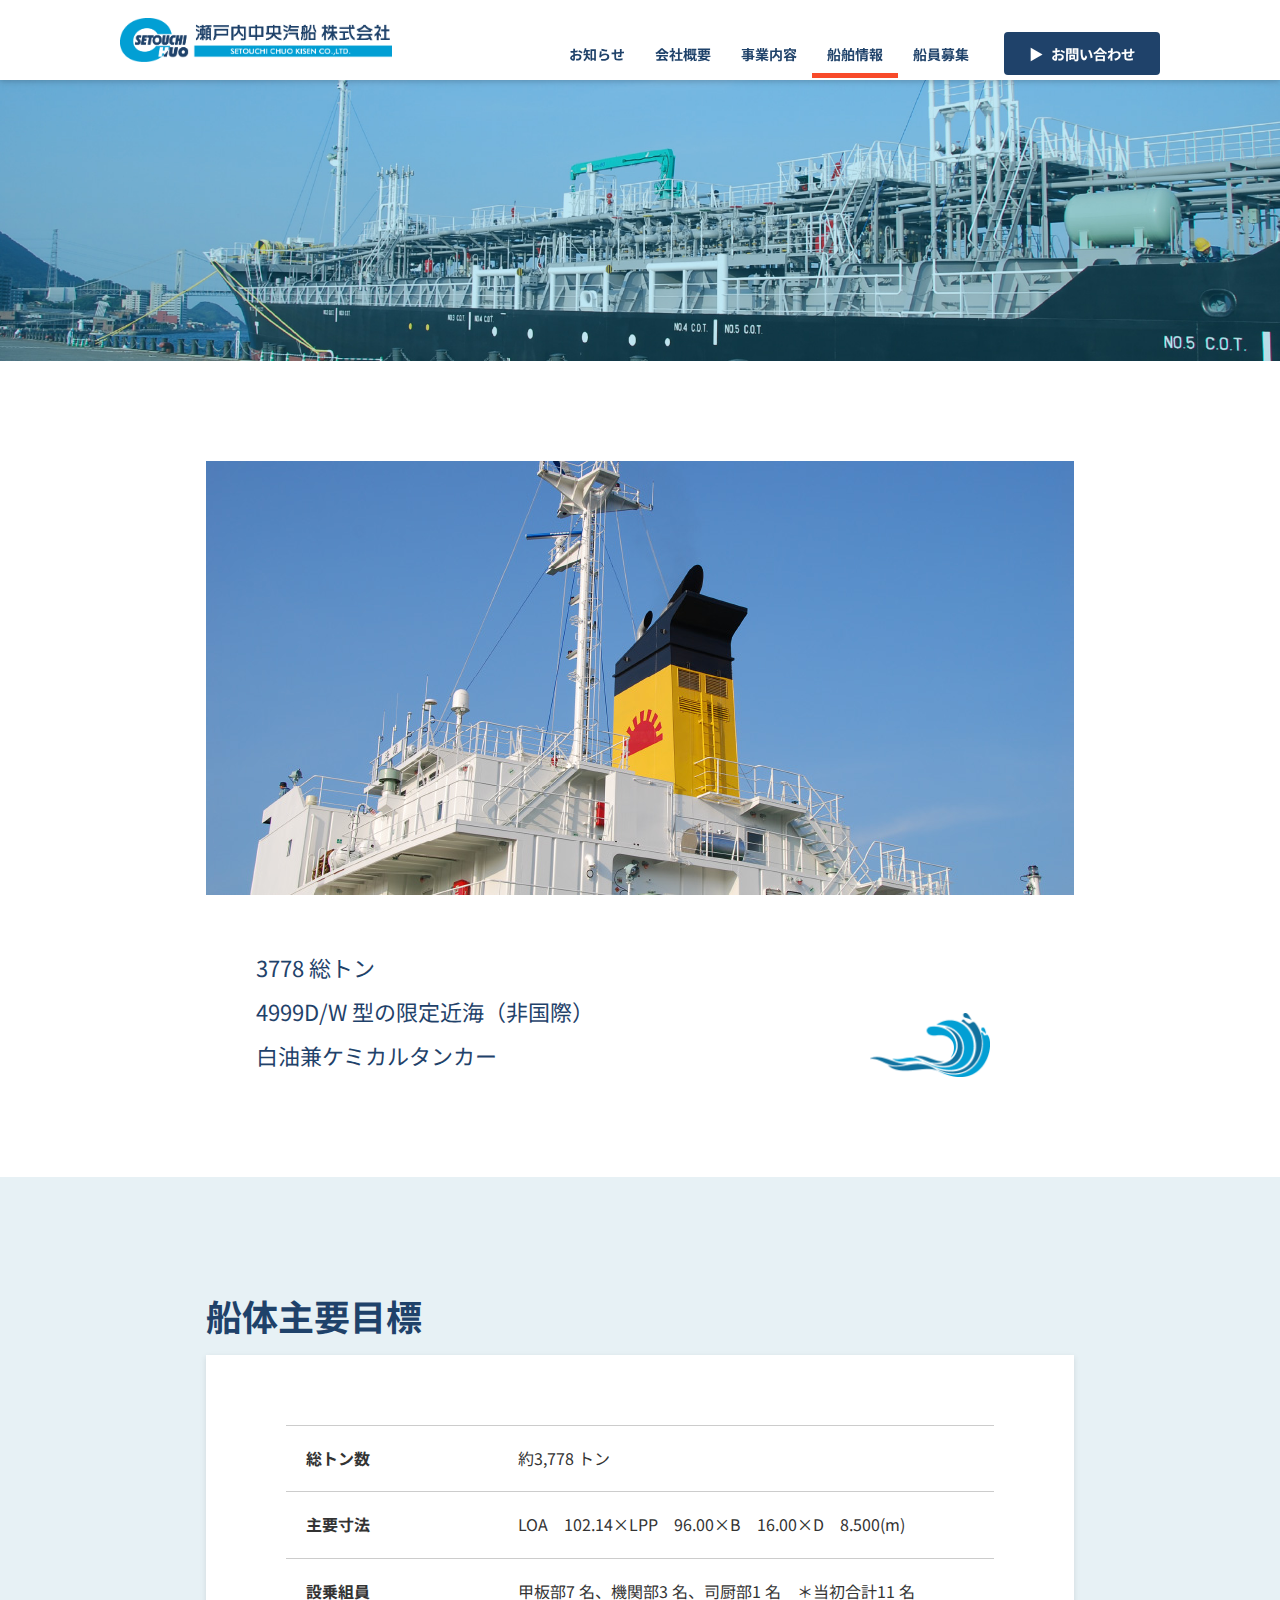
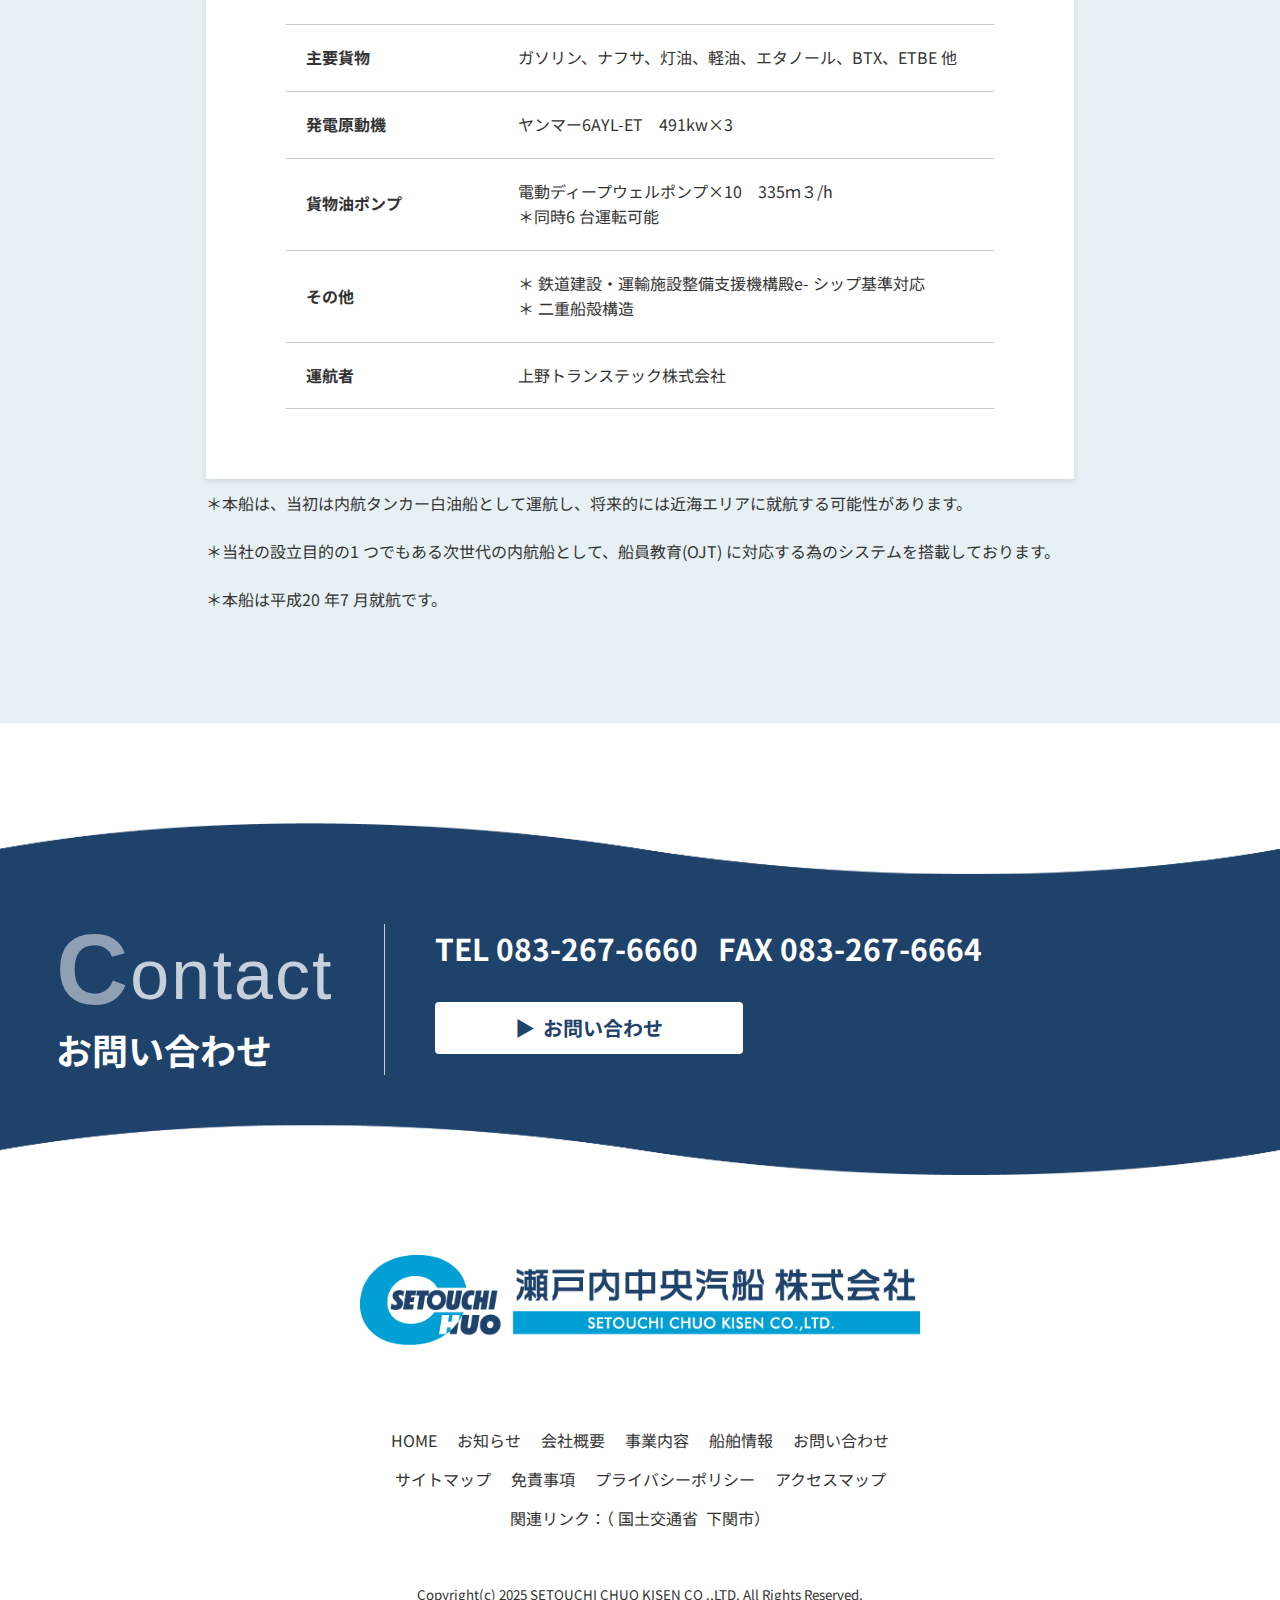
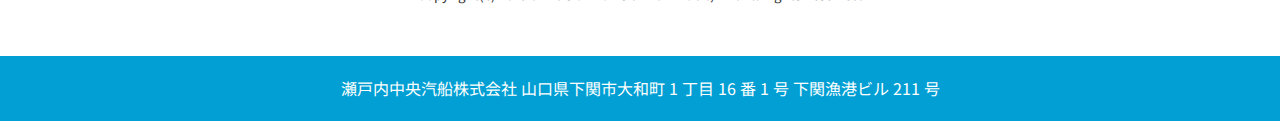
<file: tanker.html>
<!DOCTYPE html>
<html lang="ja">

<head>
  <meta charset="UTF-8">
  <meta name="viewport" content="width=device-width, initial-scale=1.0">
  <title>瀬戸内中央汽船｜船舶情報</title>
  <link rel="stylesheet" href="assets/css/style.css">
  <link rel="preconnect" href="https://fonts.googleapis.com">
  <link rel="preconnect" href="https://fonts.gstatic.com" crossorigin>
  <link rel="preconnect" href="https://fonts.googleapis.com">
  <link rel="preconnect" href="https://fonts.gstatic.com" crossorigin>
  <link
    href="https://fonts.googleapis.com/css2?family=Noto+Sans+JP:wght@300;400;500;700&family=Noto+Serif+JP:wght@400;500;700&family=M+PLUS+Rounded+1c:wght@300;400;500;700&family=Sawarabi+Gothic&family=Sawarabi+Mincho&display=swap"
    rel="stylesheet">


</head>

<body>
  <!-- ヘッダー -->
  <header id="header">
    <div class="container">
      <h1 class="logo">
        <a href="index.html"><img src="assets/img/index/logo.png" alt="ロゴマーク"></a>
      </h1>
  
      <nav id="menubar">
        <ul>
          <li><a href="index.html">お知らせ</a></li>
          <li><a href="company.html">会社概要</a></li>
          <li><a href="business.html">事業内容</a></li>
          <li><a href="tanker.html" class="is-active">船舶情報</a></li>
          <li><a href="recruit.html">船員募集</a></li>
  
  
        </ul>
        <div class="header-contact"><a href="contact.html" class="btn-arrow btn-arrow--primary btn-arrow--small">
            <span class="arrow">▶</span>お問い合わせ</a></div>
      </nav>
    </div>
    <div class="hamburger">
      <input type="checkbox" id="menu-toggle">
      <label for="menu-toggle" class="menu-icon">
        <span></span>
        <span></span>
        <span></span>
      </label>
      <nav class="sp-menu">
        <ul>
          <li><a href="news.html">お知らせ</a></li>
          <li><a href="company.html">会社概要</a></li>
          <li><a href="business.html">事業内容</a></li>
          <li><a href="tanker.html">船舶情報</a></li>
          <li><a href="recruit.html">船員募集</a></li>
          <li><a href="contact.html">お問い合わせ</a></li>
        </ul>
      </nav>
    </div>
    </div>
  </header>

  <div id="tanker">
    <!-- キービジュアル -->
    <section class="kv">
      <div class="kv-wrap">
        <img src="assets/img/pages/tanker_title-pc.jpg" alt="事業内容トップ画像">
        <div class="page-ttl">
          <h3>Tanker ship specifications</h3>
          <p>船舶情報</p>
        </div>
      </div>
    </section>

    <main id="main">
      <section class="pages-tanker">
        <div class="img-wrap">
          <div class="inner-900">
            <img src="assets/img/pages/tanker_vessel.jpg" alt="内航船航行イメージ">
          </div>

        </div>
        <div class="inner-800">
          <div class="flex-1">
            <p>3778 総トン<br>
              4999D/W 型の限定近海（非国際）<br>
              白油兼ケミカルタンカー</p>
            <div class="img-box">
              <img src="assets/img/pages/wave.png" alt="波のイメージ">
            </div>

          </div>
        </div>

        <div class="description">
          <div class="inner-900">
            <h4 class="box-ttl primary">船体主要目標</h4>
            <div class="frame">
              <table>
                <tbody>
                  <tr>
                    <th>総トン数</th>
                    <td>約3,778 トン</td>
                  </tr>
                  <tr>
                    <th>主要寸法</th>
                    <td>LOA　102.14×LPP　96.00×B　16.00×D　8.500(m)</td>
                  </tr>
                  <tr>
                    <th>設乗組員</th>
                    <td>甲板部7 名、機関部3 名、司厨部1 名　＊当初合計11 名</td>
                  </tr>
                  <tr>
                    <th>主要貨物</th>
                    <td>ガソリン、ナフサ、灯油、軽油、エタノール、BTX、ETBE 他</td>
                  </tr>
                  <tr>
                    <th>発電原動機</th>
                    <td>ヤンマー6AYL-ET　491kw×3</td>
                  </tr>
                  <tr>
                    <th>貨物油ポンプ</th>
                    <td>電動ディープウェルポンプ×10　335ｍ３/h<br>
                      ＊同時6 台運転可能</td>
                  </tr>
                  <tr>
                    <th>その他</th>
                    <td>＊ 鉄道建設・運輸施設整備支援機構殿e- シップ基準対応<br>
                      ＊ 二重船殻構造</td>
                  </tr>
                  <tr>
                    <th>運航者</th>
                    <td>上野トランステック株式会社</td>
                  </tr>
                </tbody>
              </table>

            </div>
            <p class="desc">＊本船は、当初は内航タンカー白油船として運航し、将来的には近海エリアに就航する可能性があります。<br>
              ＊当社の設立目的の1 つでもある次世代の内航船として、船員教育(OJT) に対応する為のシステムを搭載しております。<br>
              ＊本船は平成20 年7 月就航です。</p>
          </div>
        </div>
      </section>
  </div>


  <div class="wave-up">
    <img src="assets/img/index/wave_img_up.png" alt="波のデザイン">
  </div>

  <section class="contact">
    <div class="inner-1200">
      <div class="flex-1">
        <div class="section-ttl">
          <h3>Contact</h3>
          <p>お問い合わせ</p>
        </div>
        <div class="text-box">
          <div class="flex-2">
            <h3>TEL 083-267-6660</h3>
            <h3>FAX 083-267-6664</h3>
          </div>
          <div class="btn-box">
            <a href="contact.html" class="btn-arrow btn-arrow--secondary"><span class="arrow">▶</span>
              お問い合わせ
            </a>
          </div>
        </div>
      </div>
    </div>
  </section>
  </main>

  <!--   ここから共通 -->
  <div class="wave-down">
    <img src="assets/img/index/wave_img_down.png" alt="波のデザイン">
  </div>
  <!-- フッター -->
  <footer id="footer">
  
    <div class="footer-logo">
      <a href="index.html"><img src="assets/img/index/logo.png" alt="ロゴマーク"></a>
    </div>
  
    <div class="footer-in">
      <div class="footer-nav">
        <a href="index.html">HOME</a>
        <a href="news.html">お知らせ</a>
        <a href="company.html">会社概要</a>
        <a href="business.html">事業内容</a>
        <a href="tanker.html">船舶情報</a>
        <a href="contact.html">お問い合わせ</a>
      </div>
  
      <div class="footer-info">
        <a href="#">サイトマップ</a>
        <a href="#">免責事項</a>
        <a href="#">プライバシーポリシー</a>
        <a href="#">アクセスマップ</a>
      </div>
      <div class="footer-info footer-info--link">
        <p>関連リンク：（ <a href="https://www.mlit.go.jp/">国土交通省</a>&ensp;<a href="https://www.city.shimonoseki.lg.jp/">下関市</a>）
        </p>
      </div>
    </div>
    <small>Copyright(c) 2025 SETOUCHI CHUO KISEN CO .,LTD. All Rights Reserved.</small>
    </div>
    <div class="copy-right">瀬戸内中央汽船株式会社 山口県下関市大和町 1 丁目 16 番 1 号 下関漁港ビル 211 号</div>
    <!-- トップに戻るボタン -->
    <button id="to-top">↑</button>
  </footer>

  <script src="assets/js/main.js"></script>
</body>

</html>
</file>
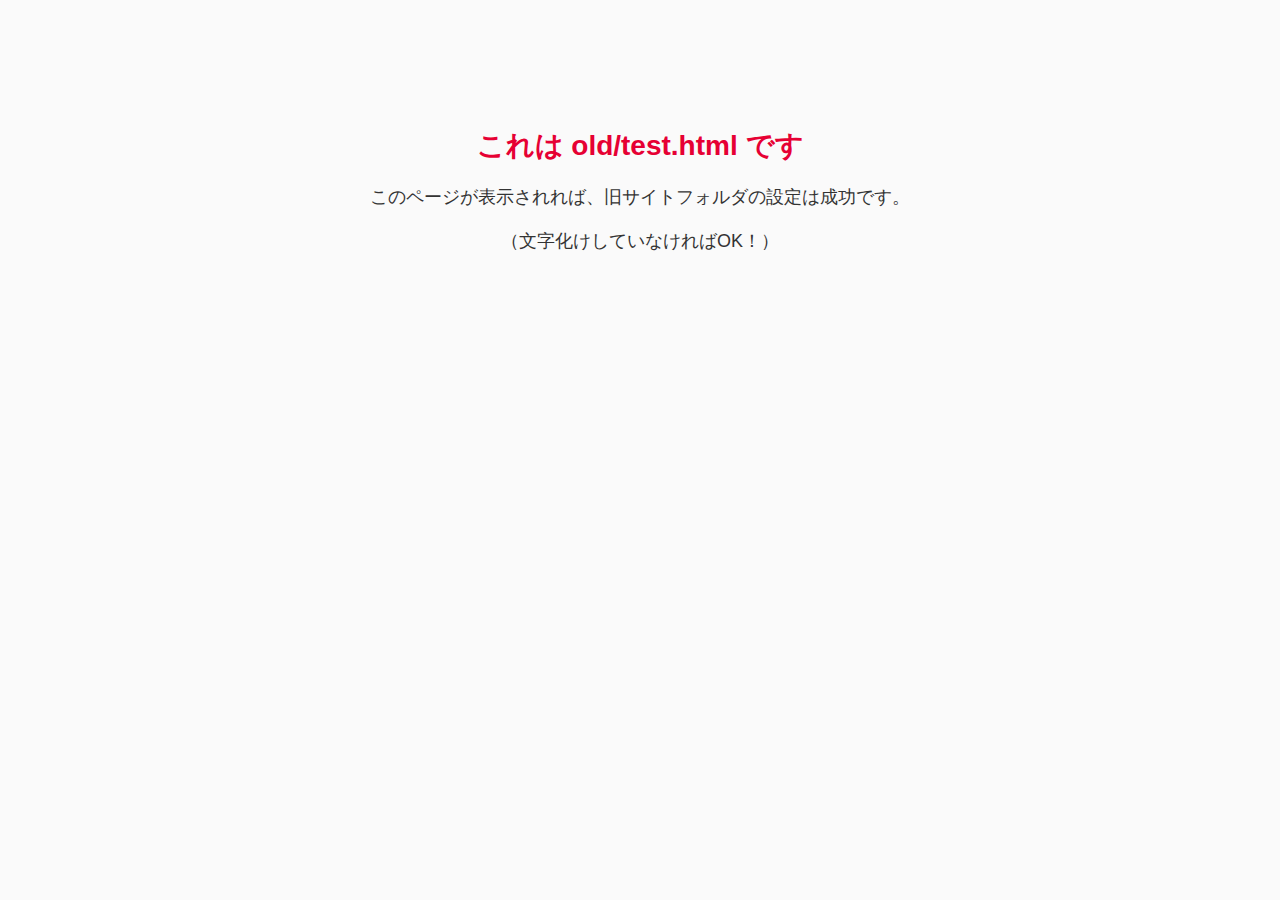
<file: test.html>
<!DOCTYPE html>
<html lang="ja">
<head>
  <meta charset="UTF-8">
  <title>旧サイト テストページ</title>
  <style>
    body {
      font-family: "Hiragino Sans", "Meiryo", sans-serif;
      background: #fafafa;
      color: #333;
      text-align: center;
      padding: 100px 20px;
    }
    h1 {
      font-size: 28px;
      color: #e60033;
    }
    p {
      font-size: 18px;
      margin-top: 20px;
    }
  </style>
</head>
<body>
  <h1>これは old/test.html です</h1>
  <p>このページが表示されれば、旧サイトフォルダの設定は成功です。</p>
  <p>（文字化けしていなければOK！）</p>
</body>
</html>
</file>
<file: assets/css/style.css>
@charset "UTF-8";
* {
  margin: 0;
  padding: 0;
  box-sizing: border-box;
}

body {
  font-family: "Noto Sans JP", sans-serif;
  color: #333;
  line-height: 1.6;
}

a {
  text-decoration: none;
  color: inherit;
}

p {
  font-size: 16px;
  line-height: 2;
}

@media (max-width: 600px) {
  p {
    font-size: 15px;
    line-height: 1.8;
  }
}
a {
  color: #333333;
}

a:hover {
  cursor: pointer;
  opacity: 0.5;
}

img {
  display: block;
  width: 100%;
  height: auto;
}

ul,
ol,
li {
  list-style: none;
  font-size: clamp(0.813rem, 0.79rem + 0.11vw, 0.875rem);
  line-height: 1.8;
}

th,
td {
  font-size: clamp(0.813rem, 0.79rem + 0.11vw, 0.875rem);
}

button {
  background: none;
  border: none;
  padding: 0;
  margin: 0;
}

*,
*::before,
*::after {
  box-sizing: border-box;
}

.flex-1 {
  display: flex;
}

@media (max-width: 600px) {
  .pd-1 {
    padding: 0 1em;
  }
}
.inner-200 {
  width: min(100%, 200px);
  margin: 0 auto;
  padding: 0 1em;
}

.inner-300 {
  width: min(100%, 300px);
  margin: 0 auto;
  padding: 0 1em;
}

.inner-400 {
  width: min(100%, 400px);
  margin: 0 auto;
  padding: 0 1em;
}

.inner-500 {
  width: min(100%, 500px);
  margin: 0 auto;
  padding: 0 1em;
}

.inner-600 {
  width: min(100%, 600px);
  margin: 0 auto;
  padding: 0 1em;
}

.inner-700 {
  width: min(100%, 700px);
  margin: 0 auto;
  padding: 0 1em;
}

@media (max-width: 600px) {
  .inner-700 {
    padding: 0;
  }
}
.inner-800 {
  width: min(100%, 800px);
  margin: 0 auto;
  padding: 0 1em;
}

.inner-900 {
  width: min(100%, 900px);
  margin: 0 auto;
  padding: 0 1em;
}

@media (max-width: 600px) {
  .inner-900 {
    padding: 0;
  }
}
.inner-1000 {
  width: min(100%, 1000px);
  margin: 0 auto;
  padding: 0 1em;
}

.inner-1100 {
  width: min(100%, 1100px);
  margin: 0 auto;
  padding: 0 1em;
}

.inner-1200 {
  width: min(100%, 1200px);
  margin: 0 auto;
  padding: 0 1em;
}

@media (max-width: 600px) {
  .inner-1000 {
    padding: 0;
  }
}
@media (max-width: 600px) {
  .inner-1200 {
    padding: 0;
  }
}
.inner-1300 {
  width: min(100%, 1300px);
  margin: 0 auto;
  padding: 0 1em;
}

.inner-1350 {
  width: min(100%, 1350px);
  margin: 0 auto;
  padding: 0 1em;
}

.inner-1600 {
  width: min(100%, 1600px);
  margin: 0 auto;
  padding: 0 1em;
}

.w-100 {
  width: 100% !important;
  max-width: 100% !important;
  margin: 0 auto;
}

.w-95 {
  width: 100% !important;
  max-width: 100% !important;
  margin: 0 auto;
  padding: 0 2%;
}

@media (max-width: 768.98px) {
  .w-95 {
    width: 100% !important;
    max-width: 100% !important;
    margin: 0 auto;
    padding: 0;
  }
}
.w-90 {
  width: 90% !important;
  max-width: 90% !important;
  margin: 0 auto;
}

.w-80 {
  width: 80% !important;
  max-width: 80% !important;
  margin: 0 auto;
}
@media (max-width: 600px) {
  .w-80 {
    width: 100% !important;
    max-width: 100% !important;
    margin: 0 auto;
  }
}

.w-50 {
  width: 50% !important;
  max-width: 50% !important;
  margin: 0 auto;
}

/* === デバイス別ミックスイン === */
/*　iPad　*/
/*　iPad Air 縦　820px*/
/*　iPad Pro　*/
/*　Galaxy Fold　*/
/* === デバイス別表示用クラス === */
.sp-only,
.tab-only,
.pc-only {
  display: none;
}

@media (max-width: 620px) {
  .sp-only {
    display: block;
  }
  .tab-only,
  .pc-only {
    display: none;
  }
}
@media (min-width: 621px) and (max-width: 1023px) {
  .tab-only {
    display: block;
  }
  .sp-only,
  .pc-only {
    display: none;
  }
}
@media (min-width: 1024px) {
  .pc-only {
    display: block;
  }
  .sp-only,
  .tab-only {
    display: none;
  }
}
#to-top {
  position: fixed;
  bottom: 50px;
  right: 20px;
  padding: 10px 15px;
  font-size: 18px;
  cursor: pointer;
  background: #333;
  color: #fff;
  border: none;
  border-radius: 50%;
  z-index: 1000;
  opacity: 0;
  pointer-events: none;
  transition: opacity 0.3s;
}
#to-top.show {
  opacity: 1;
  pointer-events: auto;
}

/* ベース */
table.table {
  width: 100%;
  text-align: left;
  border-spacing: 10px;
  background-color: #fff;
}
table.table th {
  padding: 1em 0 1em 4em;
  border: 1px #727171 dotted;
  border-width: 1px 0;
  line-height: 1.8;
  text-align: center;
  vertical-align: top;
  font-size: 16px;
  font-weight: normal;
  width: 35%;
}
table.table th a {
  text-decoration: none;
  color: #333;
}
table.table td {
  padding: 1em 0;
  border: 1px #727171 dotted;
  border-width: 1px 0;
  line-height: 1.8;
  text-align: left;
  vertical-align: middle;
  background-color: #fff;
  word-break: break-all;
  font-size: 16px;
}

/* ----------------------
   データ用
---------------------- */
.table--data th {
  background-color: #1f426a;
  color: #fff;
}
@media (max-width: 768px) {
  .table--data {
    display: block;
    overflow-x: auto;
    white-space: nowrap;
  }
}

/* ----------------------
   フォーム用
---------------------- */
.table--form th {
  text-align: right;
  vertical-align: middle;
  background-color: #f9f9f9;
}
.table--form td {
  background-color: #fff;
}
.table--form input,
.table--form textarea,
.table--form select {
  width: 100%;
  max-width: 100%;
  box-sizing: border-box;
  padding: 8px;
  border: 1px solid #727171;
  border-radius: 4px;
  font-size: 1rem;
}
@media (max-width: 768px) {
  .table--form th,
  .table--form td {
    display: block;
    width: 100%;
    text-align: left;
  }
  .table--form th {
    margin-top: 10px;
    background: none;
  }
}

@keyframes textOutlineAnime {}
header {
  position: fixed;
  top: 0;
  left: 0;
  width: 100%;
  height: 80px;
  z-index: 1000;
  display: flex;
  align-items: center;
  padding: 0 20px;
  transition: background-color 0.1s ease;
  box-shadow: 0 1px 6px 0 rgba(32, 33, 36, 0.28);
}
@media (max-width: 400px) {
  header {
    padding: 0 10px;
  }
}
header.scrolled {
  background-color: rgb(255, 255, 255);
}
header .container {
  width: 100%;
  display: flex;
  justify-content: flex-start;
  align-items: center;
  box-sizing: border-box;
}
header .logo {
  width: 30%;
  padding-left: 100px;
}
@media (max-width: 1200px) {
  header .logo {
    padding-left: 10px;
  }
}
@media (max-width: 400px) {
  header .logo {
    width: 80%;
    padding-left: 0 !important;
  }
}
header .logo a {
  display: block;
}
header .logo img {
  width: 100%;
  max-width: 350px;
  height: auto;
}
@media (max-width: 400px) {
  header .logo img {
    max-width: 230px;
  }
}
@media (max-width: 768.98px) {
  header .logo {
    padding-left: 20px;
  }
}

#menubar {
  width: 70%;
  display: flex;
  justify-content: flex-end;
  padding: 30px 100px 0 0;
}
@media (max-width: 1200px) {
  #menubar {
    padding: 30px 10px 0 0;
  }
}
@media (max-width: 768.98px) {
  #menubar {
    padding: 30px 20px 0 0;
  }
}
#menubar ul {
  display: flex;
}
#menubar ul li a {
  position: relative;
  display: block;
  padding: 10px 15px;
  color: #1f426a;
  font-weight: bold;
  text-decoration: none;
}
#menubar ul li a::after {
  content: "";
  position: absolute;
  left: 0;
  bottom: 0;
  width: 100%;
  height: 5px;
  background-color: #f84a2a;
  transform: scaleX(0);
  transform-origin: left;
  transition: transform 0.3s ease;
}
#menubar ul li a.is-active::after {
  transform: scaleX(1);
}

.header-contact {
  margin-left: 20px;
}

.hamburger {
  display: none;
}

@media (max-width: 1023.98px) {
  #menubar {
    display: none;
  }
}
@media (max-width: 1023.98px) {
  .hamburger {
    display: flex;
  }
  .hamburger .menu-icon {
    display: flex;
    flex-direction: column;
    cursor: pointer;
    position: absolute;
    top: 22px;
    right: 16px;
  }
  .hamburger .menu-icon span {
    display: block;
    width: 25px;
    height: 3px;
    background: #1f426a;
    margin: 4px 0;
    transition: all 0.3s;
    transform-origin: center;
  }
  .hamburger input[type=checkbox]:checked + .menu-icon span:nth-child(1) {
    transform: translateY(12px) rotate(45deg);
  }
  .hamburger input[type=checkbox]:checked + .menu-icon span:nth-child(2) {
    opacity: 0;
  }
  .hamburger input[type=checkbox]:checked + .menu-icon span:nth-child(3) {
    transform: translateY(-8px) rotate(-45deg);
  }
  .hamburger .sp-menu {
    position: fixed;
    top: 80px;
    right: 0;
    width: 200px;
    background-color: #1f426a;
    max-height: 0;
    overflow: hidden;
    transition: max-height 0.3s ease-in-out;
    z-index: 999;
  }
  .hamburger .sp-menu ul {
    list-style: none;
  }
  .hamburger .sp-menu ul li {
    border-bottom: 1px solid #fff;
    opacity: 0;
    transform: translateY(-10px);
    transition: opacity 0.3s ease, transform 0.3s ease;
  }
  .hamburger .sp-menu ul li a {
    display: block;
    padding: 10px;
    color: #fff;
    text-decoration: none;
  }
  .hamburger .sp-menu ul li a:hover {
    opacity: 0.8;
  }
  .hamburger input[type=checkbox]:checked ~ .sp-menu {
    max-height: 500px;
  }
  .hamburger input[type=checkbox]:checked ~ .sp-menu li {
    opacity: 1;
    transform: translateY(0);
  }
  .hamburger input[type=checkbox] {
    display: none;
  }
}
footer {
  color: #fff;
  text-align: center;
  margin-top: 80px;
}
footer .footer-logo img {
  width: 90%;
  max-width: 560px;
  margin: 0 auto 20px;
}
footer .footer-in {
  padding: 50px 0;
}
@media (max-width: 400px) {
  footer .footer-in {
    padding: 1em;
  }
}
footer .footer-in .footer-nav,
footer .footer-in .footer-info {
  display: flex;
  justify-content: center;
  gap: 20px;
  flex-wrap: wrap;
  margin-top: 10px;
}
@media (max-width: 400px) {
  footer .footer-in .footer-nav,
  footer .footer-in .footer-info {
    gap: 30px;
    margin-top: 20px;
  }
}
footer .footer-in .footer-nav--link,
footer .footer-in .footer-info--link {
  margin-top: 10px;
}
@media (max-width: 400px) {
  footer .footer-in .footer-nav--link,
  footer .footer-in .footer-info--link {
    margin-top: 20px;
  }
}
footer .footer-in .footer-nav a,
footer .footer-in .footer-info a {
  color: #333;
  text-decoration: none;
  transition: 0.3s;
  margin-top: 3px;
}
footer .footer-in .footer-nav a:hover,
footer .footer-in .footer-info a:hover {
  color: #029fd4;
  opacity: 0.8;
}
footer .footer-in .footer-nav p,
footer .footer-in .footer-info p {
  color: #333;
}
footer small {
  display: block;
  color: #333;
}
@media (max-width: 400px) {
  footer small {
    margin-top: 30px;
  }
}
footer .copy-right {
  font-size: 16px;
  margin-top: 50px;
  background-color: #029fd4;
  padding: 20px 10px;
}
@media (max-width: 400px) {
  footer .copy-right {
    margin-top: 10px;
  }
}

.mv {
  position: relative;
  width: 100%;
  margin-top: 83px;
}
.mv .mv-wrap {
  position: relative;
  width: 100%;
}
.mv .mv-wrap img {
  width: 100%;
  display: block;
}
.mv .mv-wrap h2 {
  position: absolute;
  right: 5%;
  max-width: 600px;
  font-size: clamp(26px, 3.5vw, 60px);
  line-height: 1.3;
  font-weight: bold;
  color: #fff;
  text-align: right;
  word-break: break-word;
  z-index: 2;
  padding: 0 20px;
  display: inline-block;
  box-sizing: border-box;
  text-shadow: 6px 6px 0 #1f426a, -6px 6px 0 #1f426a, 6px -6px 0 #1f426a, -6px -6px 0 #1f426a, 0 6px 0 #1f426a, 0 -6px 0 #1f426a, 6px 0 0 #1f426a, -6px 0 0 #1f426a;
  animation: textOutlineAnime 2s forwards;
  /* 下からスムーズに上に動くための設定 */
  transform: translateY(30px);
  /* 初期は下にずらす */
  opacity: 0;
  /* 初期非表示 */
  transition: transform 0.8s ease, opacity 0.8s ease;
}
.mv .mv-wrap h2.is-animated {
  transform: translateY(0);
  /* 最終位置 */
  opacity: 1;
}

section.company,
section.business,
section.recruit,
section.tanker {
  padding: 60px 0;
  max-width: 1920px;
  margin: 100px auto 0;
}
@media (max-width: 400px) {
  section.company,
  section.business,
  section.recruit,
  section.tanker {
    padding: 30px 0;
  }
}

section.company,
section.tanker {
  color: #fff;
  background-color: #1f426a;
}

@media (max-width: 400px) {
  section.business,
  section.recruit,
  section.tanker {
    margin: 40px auto 0;
  }
}

section.contact {
  padding: 50px 0;
  color: #fff;
  background-color: #1f426a;
}

.table-wrapper {
  display: flex;
  justify-content: flex-start;
  gap: 100px;
}
@media (max-width: 768.98px) {
  .table-wrapper {
    gap: 30px;
  }
}
@media (max-width: 400px) {
  .table-wrapper {
    flex-direction: column;
    align-items: center;
  }
}

@media (max-width: 400px) {
  section.business {
    margin: 60px auto;
  }
}

@media (max-width: 400px) {
  section.recruit {
    margin: 70px auto;
  }
}

@media (max-width: 400px) {
  section.tanker {
    margin: 80px auto;
  }
}

.news {
  padding: 30px 20px;
  margin-top: 50px;
}
@media (max-width: 400px) {
  .news {
    padding: 0 1em;
  }
}
.news .news-list {
  width: 65%;
}
@media (max-width: 400px) {
  .news .news-list {
    width: 100%;
  }
}
.news .news-list li {
  display: flex;
  align-items: center;
  font-size: 16px;
  margin-bottom: 10px;
  padding: 10px;
  border-bottom: 1px solid #ccc;
}
@media (max-width: 400px) {
  .news .news-list li {
    flex-direction: column;
    align-items: flex-start;
    padding: 5px 0;
  }
}
.news .news-list li .date {
  width: 140px;
  font-size: 16px;
  color: #999;
  flex-shrink: 0;
}
@media (max-width: 400px) {
  .news .news-list li .date {
    width: 100%;
    margin-bottom: 5px;
    font-size: 15px;
  }
}
.news .news-list li a {
  display: flex;
  justify-content: space-between;
  align-items: center;
  text-decoration: none;
  color: #333;
  font-size: 16px;
  flex: 1;
  min-width: 0;
}
@media (max-width: 400px) {
  .news .news-list li a {
    width: 100%;
    font-size: 15px;
  }
}
.news .news-list li a .arrow {
  margin-left: 10px;
  flex-shrink: 0;
  transition: transform 0.3s;
}
@media (max-width: 400px) {
  .news .news-list li a .arrow {
    margin-left: 0;
    margin-top: 5px;
  }
}
.news .news-list li a:hover .arrow {
  transform: translateX(5px);
}
.news .news-list li a:hover {
  color: #007BFF;
}

.btn-box {
  text-align: center;
  margin-top: 50px;
}

.company .flex-1,
.tanker .flex-1 {
  display: flex;
  justify-content: center;
  align-items: flex-start;
  gap: 50px;
  margin-top: 50px;
}
@media (max-width: 400px) {
  .company .flex-1,
  .tanker .flex-1 {
    gap: 20px;
  }
}
@media (max-width: 1023.98px) {
  .company .flex-1,
  .tanker .flex-1 {
    flex-direction: column;
    align-items: center;
  }
}
.company .flex-1 .img-box,
.tanker .flex-1 .img-box {
  width: 60%;
}
@media (max-width: 1023.98px) {
  .company .flex-1 .img-box,
  .tanker .flex-1 .img-box {
    width: 100%;
  }
}
.company .flex-1 .text-box,
.tanker .flex-1 .text-box {
  width: 40%;
}
@media (max-width: 1023.98px) {
  .company .flex-1 .text-box,
  .tanker .flex-1 .text-box {
    width: 100%;
  }
}
@media (max-width: 400px) {
  .company .flex-1 .text-box,
  .tanker .flex-1 .text-box {
    padding: 0 1em;
  }
}
.company .flex-1 .text-box--in,
.tanker .flex-1 .text-box--in {
  width: 70%;
  min-height: 27vw;
  display: flex;
  flex-direction: column;
}
@media (max-width: 1025px) {
  .company .flex-1 .text-box--in,
  .tanker .flex-1 .text-box--in {
    width: 100%;
  }
}
@media (max-width: 798.98px) {
  .company .flex-1 .text-box--in,
  .tanker .flex-1 .text-box--in {
    padding: 0 1em;
  }
}
@media (max-width: 400px) {
  .company .flex-1 .text-box--in,
  .tanker .flex-1 .text-box--in {
    padding: 0;
  }
}
.company .flex-1 .text-box h3,
.tanker .flex-1 .text-box h3 {
  font-size: 40px;
}
@media (max-width: 1200px) {
  .company .flex-1 .text-box h3,
  .tanker .flex-1 .text-box h3 {
    font-size: 30px;
  }
}
@media (max-width: 400px) {
  .company .flex-1 .text-box h3,
  .tanker .flex-1 .text-box h3 {
    font-size: 25px;
  }
}
.company .flex-1 .text-box p,
.tanker .flex-1 .text-box p {
  line-height: 2.2;
  letter-spacing: 0.05em;
  margin-top: 30px;
}
@media (max-width: 1200px) {
  .company .flex-1 .text-box p,
  .tanker .flex-1 .text-box p {
    line-height: 1.7;
  }
}
.company .flex-1 .text-box .btn-box,
.tanker .flex-1 .text-box .btn-box {
  margin-top: auto;
  text-align: left;
}
@media (max-width: 1023.98px) {
  .company .flex-1 .text-box .btn-box,
  .tanker .flex-1 .text-box .btn-box {
    margin: 50px auto 0;
  }
}

.business .flex-1 {
  display: flex;
  justify-content: flex-end;
  align-items: flex-start;
  gap: 50px;
  margin-top: 50px;
}
@media (max-width: 1023.98px) {
  .business .flex-1 {
    flex-direction: column;
  }
}
@media (max-width: 400px) {
  .business .flex-1 {
    gap: 20px;
  }
}
.business .flex-1 .img-box {
  width: 55%;
}
@media (max-width: 1023.98px) {
  .business .flex-1 .img-box {
    order: 1;
    width: 100%;
  }
}
.business .flex-1 .text-box {
  width: 27%;
}
@media (max-width: 1200px) {
  .business .flex-1 .text-box {
    width: 40%;
  }
}
@media (max-width: 1023.98px) {
  .business .flex-1 .text-box {
    order: 2;
    width: 100%;
  }
}
@media (max-width: 400px) {
  .business .flex-1 .text-box {
    padding: 0 1em;
  }
}
.business .flex-1 .text-box--in {
  width: 100%;
  min-height: 26.5vw;
  display: flex;
  flex-direction: column;
}
@media (max-width: 1025px) {
  .business .flex-1 .text-box--in {
    width: 100%;
  }
}
@media (max-width: 798.98px) {
  .business .flex-1 .text-box--in {
    padding: 0 1em;
  }
}
@media (max-width: 400px) {
  .business .flex-1 .text-box--in {
    padding: 0;
  }
}
.business .flex-1 .text-box--in h3 {
  font-size: 40px;
}
@media (max-width: 1200px) {
  .business .flex-1 .text-box--in h3 {
    font-size: 30px;
  }
}
@media (max-width: 400px) {
  .business .flex-1 .text-box--in h3 {
    font-size: 25px;
  }
}
.business .flex-1 .text-box--in p {
  line-height: 2.2;
  letter-spacing: 0.05em;
  margin-top: 30px;
}
@media (max-width: 1200px) {
  .business .flex-1 .text-box--in p {
    line-height: 1.7;
  }
}
.business .flex-1 .text-box--in .btn-box {
  margin-top: auto;
  text-align: left;
}
@media (max-width: 1023.98px) {
  .business .flex-1 .text-box--in .btn-box {
    margin: 50px auto 0;
  }
}

.recruit .img-box {
  position: relative;
  text-align: center;
}
@media (max-width: 400px) {
  .recruit .img-box {
    padding: 0 1em;
  }
}
.recruit .img-box .img-ttl {
  position: absolute;
  top: 10%;
  left: 15%;
  color: #029fd4;
  font-family: "Noto Serif JP", "Sawarabi Mincho", serif;
  font-size: 60px;
  font-weight: 600;
  letter-spacing: 0.1em;
}
@media (max-width: 400px) {
  .recruit .img-box .img-ttl {
    top: 25%;
    font-size: 30px;
  }
}
.recruit .line {
  border-bottom: 1px solid #1f426a;
  padding-bottom: 20px;
}
.recruit .btn-box {
  text-align: right;
  margin-top: 40px;
}
@media (max-width: 400px) {
  .recruit .btn-box {
    text-align: center;
  }
}

.contact .flex-1 {
  display: flex;
  justify-content: flex-start;
  align-items: flex-start;
}
@media (max-width: 1200px) {
  .contact .flex-1 {
    gap: 30px;
    padding: 0 2em;
  }
}
@media (max-width: 1023.98px) {
  .contact .flex-1 {
    flex-direction: column;
  }
}
.contact .flex-1 .section-ttl {
  border-right: 1px solid #ccc;
  padding-right: 50px;
}
@media (max-width: 400px) {
  .contact .flex-1 .section-ttl {
    width: 100%;
    text-align: left;
    border-right: 0px solid #ccc;
    padding-right: 0;
    border-bottom: 1px solid #ccc;
    padding-bottom: 30px;
  }
}
.contact .flex-1 .section-ttl p {
  color: #fff;
}
.contact .text-box {
  width: 70%;
  margin-left: 50px;
}
@media (max-width: 1023.98px) {
  .contact .text-box {
    width: 100%;
  }
}
@media (max-width: 400px) {
  .contact .text-box {
    margin-left: 0;
  }
}
.contact .text-box .flex-2 {
  display: flex;
}
@media (max-width: 400px) {
  .contact .text-box .flex-2 {
    flex-direction: column;
  }
}
.contact .text-box .flex-2 h3 {
  font-size: 30px;
}
@media (max-width: 1200px) {
  .contact .text-box .flex-2 h3 {
    font-size: 25px;
  }
}
@media (max-width: 1023.98px) {
  .contact .text-box .flex-2 h3 {
    font-size: 35px;
    text-align: center;
    margin-top: 15px;
  }
}
@media (max-width: 400px) {
  .contact .text-box .flex-2 h3 {
    font-size: 25px;
  }
}
.contact .text-box .flex-2 h3:last-of-type {
  margin-left: 20px;
}
@media (max-width: 400px) {
  .contact .text-box .flex-2 h3:last-of-type {
    margin-left: 0;
  }
}
.contact .text-box .btn-box {
  text-align: left;
  margin-top: 0;
}
.contact .text-box .btn-box a {
  font-size: 20px;
  padding: 10px 80px;
  margin-top: 30px;
}
@media (max-width: 400px) {
  .contact .text-box .btn-box a {
    padding: 15px;
    width: 100%;
    justify-content: center;
  }
}

.wave-up {
  margin-bottom: -5px;
}

.wave-down {
  margin-top: -5px;
}

main {
  padding: 0;
}
main section {
  margin: 0;
}

.section-ttl {
  text-align: center;
}
.section-ttl h3 {
  font-family: "Roboto", sans-serif;
  color: #c7d0da;
  font-size: 70px;
  font-weight: 500;
  letter-spacing: 0.03em;
  line-height: 1.1;
  margin: 0;
}
@media (max-width: 400px) {
  .section-ttl h3 {
    font-size: 30px;
  }
}
.section-ttl h3::first-letter {
  color: #8fa0b5;
  font-size: 100px;
  font-weight: 600;
  line-height: 0.9;
  vertical-align: bottom;
}
@media (max-width: 400px) {
  .section-ttl h3::first-letter {
    font-size: 55px;
  }
}
.section-ttl p {
  font-size: 36px;
  text-align: left;
  color: #1f426a;
  font-weight: bold;
  margin: 10px 0 0;
  line-height: 1.4;
}
@media (max-width: 400px) {
  .section-ttl p {
    font-size: 20px;
  }
}
.section-ttl.pages {
  font-size: 45px;
}
@media (max-width: 400px) {
  .section-ttl.pages {
    font-size: 32px;
  }
}

.box-ttl {
  font-size: 36px;
}
@media (max-width: 400px) {
  .box-ttl {
    font-size: 24px;
  }
}
.box-ttl.primary {
  color: #1f426a;
}
.box-ttl.secondary {
  color: #029fd4;
}
.box-ttl.accent {
  color: #f84a2a;
}
.box-ttl.lg {
  font-size: 45px;
}
@media (max-width: 400px) {
  .box-ttl.lg {
    font-size: 32px;
  }
}

.btn-arrow {
  display: inline-flex;
  align-items: center;
  gap: 8px;
  padding: 15px 40px;
  text-decoration: none;
  border-radius: 4px;
  font-weight: bold;
  transition: background-color 0.3s, transform 0.3s;
}
.btn-arrow .arrow {
  display: inline-block;
  transition: transform 0.3s ease;
}
.btn-arrow:hover .arrow {
  transform: translateX(5px);
}
.btn-arrow:active {
  transform: translateY(1px);
}

.btn-arrow--primary {
  background-color: #1f426a;
  color: #fff !important;
}
.btn-arrow--primary:hover {
  background-color: #004080;
}

.btn-arrow--secondary {
  background-color: #fff;
  color: #1f426a;
}
.btn-arrow--secondary:hover {
  background-color: #fff;
  opacity: 0.8;
}

.btn-arrow--accent {
  background-color: #f84a2a;
  color: #fff;
}
.btn-arrow--accent:hover {
  opacity: 0.8;
}

.btn-arrow--accent--alt {
  background-color: #f84a2a;
  color: #1f426a;
  padding: 30px 60px;
  font-size: 36px;
  border-radius: 10px;
}
.btn-arrow--accent--alt:hover {
  opacity: 1;
  color: #fff;
}

.btn-arrow--large {
  padding: 20px 60px;
  font-size: 1.2rem;
}

.btn-arrow--small {
  padding: 10px 25px;
  font-size: 0.9rem;
}

.kv-wrap {
  position: relative;
}
.kv-wrap img {
  width: 100%;
  display: block;
  margin-top: 5rem;
}
.kv-wrap .page-ttl {
  position: absolute;
  top: 35%;
  left: 18%;
  transform: translateY(30px);
  text-align: left;
  z-index: 2;
  opacity: 0;
  transition: transform 0.8s ease, opacity 0.8s ease;
}
@media (max-width: 800px) {
  .kv-wrap .page-ttl {
    top: 50%;
    left: 10%;
  }
}
.kv-wrap .page-ttl.is-animated {
  transform: translateY(-50%);
  opacity: 1;
}
.kv-wrap .page-ttl h3 {
  color: #c7d0da;
  font-size: 70px;
  font-weight: 500;
  letter-spacing: 0.03em;
  line-height: 1.1;
  margin: 0;
  max-width: 1000px;
}
@media (max-width: 800px) {
  .kv-wrap .page-ttl h3 {
    font-size: 50px;
  }
}
@media (max-width: 600px) {
  .kv-wrap .page-ttl h3 {
    font-size: 25px;
  }
}
.kv-wrap .page-ttl::first-letter {
  color: #8fa0b5;
  font-size: 100px;
  font-weight: 600;
  line-height: 0.9;
  vertical-align: bottom;
}
@media (max-width: 400px) {
  .kv-wrap .page-ttl::first-letter {
    font-size: 55px;
  }
}
.kv-wrap p {
  font-size: 36px;
  color: #1f426a;
  font-weight: bold;
  margin: 10px 0 0;
  max-width: 1000px;
}
@media (max-width: 800px) {
  .kv-wrap p {
    font-size: 27px;
  }
}
@media (max-width: 600px) {
  .kv-wrap p {
    font-size: 18px;
  }
}

#company .page-ttl h3,
#business .page-ttl h3,
#tanker .page-ttl h3 {
  color: #c7d0da;
}
#company .page-ttl h3::first-letter,
#business .page-ttl h3::first-letter,
#tanker .page-ttl h3::first-letter {
  color: #8fa0b4;
}
#company .page-ttl p,
#business .page-ttl p,
#tanker .page-ttl p {
  color: #fff;
}
#company .border-1,
#business .border-1,
#tanker .border-1 {
  text-align: center;
  font-size: 20px;
  border-width: 0 0 1px;
}
@media (max-width: 400px) {
  #company .border-1,
  #business .border-1,
  #tanker .border-1 {
    font-size: 18px;
    border-width: 0 0 0 0;
  }
}

@media (max-width: 800px) {
  #recruit .kv-wrap .page-ttl h3 {
    font-size: 38px;
  }
}
@media (max-width: 400px) {
  #recruit .kv-wrap .page-ttl h3 {
    font-size: 22px;
    margin-top: 0;
  }
}
#recruit .kv-wrap .page-ttl p.lead {
  color: #1f426a;
  font-family: "Noto Serif JP", "Sawarabi Mincho", serif;
  font-size: 100px;
  letter-spacing: 0.05em;
}
@media (max-width: 1100px) {
  #recruit .kv-wrap .page-ttl p.lead {
    line-height: 1.5;
  }
}
@media (max-width: 800px) {
  #recruit .kv-wrap .page-ttl p.lead {
    font-size: 40px;
  }
}
@media (max-width: 400px) {
  #recruit .kv-wrap .page-ttl p.lead {
    font-size: 25px;
  }
}
#recruit .kv-wrap .page-ttl p.sub {
  color: #fff;
  font-size: 26px;
  font-weight: 600;
  letter-spacing: 0.05em;
}
@media (max-width: 1200px) {
  #recruit .kv-wrap .page-ttl p.sub {
    font-size: 22px;
  }
}
@media (max-width: 800px) {
  #recruit .kv-wrap .page-ttl p.sub {
    font-size: 18px;
  }
}
@media (max-width: 400px) {
  #recruit .kv-wrap .page-ttl p.sub {
    font-size: 14px;
    margin-top: 0;
    line-height: 1.3;
  }
}

.pages-news {
  padding: 30px 20px;
  margin-top: 50px;
  margin-bottom: 100px;
}
@media (max-width: 400px) {
  .pages-news {
    padding: 0 1em;
  }
}
.pages-news .news-list {
  width: 100%;
}
.pages-news .news-list li {
  display: flex;
  align-items: center;
  font-size: 16px;
  margin-bottom: 10px;
  padding: 10px;
  border-bottom: 1px solid #ccc;
}
@media (max-width: 400px) {
  .pages-news .news-list li {
    flex-direction: column;
    align-items: flex-start;
    padding: 5px 0;
  }
}
.pages-news .news-list li .date {
  width: 140px;
  font-size: 16px;
  color: #999;
  flex-shrink: 0;
}
@media (max-width: 400px) {
  .pages-news .news-list li .date {
    width: 100%;
    margin-bottom: 5px;
    font-size: 15px;
  }
}
.pages-news .news-list li a {
  display: flex;
  justify-content: space-between;
  align-items: center;
  text-decoration: none;
  color: #333;
  font-size: 16px;
  flex: 1;
  min-width: 0;
}
@media (max-width: 400px) {
  .pages-news .news-list li a {
    width: 100%;
    font-size: 15px;
  }
}
.pages-news .news-list li a .arrow {
  margin-left: 10px;
  flex-shrink: 0;
  transition: transform 0.3s;
}
@media (max-width: 400px) {
  .pages-news .news-list li a .arrow {
    margin-left: 0;
    margin-top: 5px;
  }
}
.pages-news .news-list li a:hover .arrow {
  transform: translateX(5px);
}
.pages-news .news-list li a:hover {
  color: #007BFF;
}

.pages-company .img-wrap img,
.pages-business .img-wrap img,
.pages-tanker .img-wrap img {
  margin-top: 100px;
}
@media (max-width: 800px) {
  .pages-company .img-wrap img,
  .pages-business .img-wrap img,
  .pages-tanker .img-wrap img {
    padding: 0;
  }
}
.pages-company .flex-1,
.pages-business .flex-1,
.pages-tanker .flex-1 {
  display: flex;
  align-items: flex-end;
  margin-top: 50px;
}
.pages-company .flex-1 p,
.pages-business .flex-1 p,
.pages-tanker .flex-1 p {
  width: 80%;
  color: #1f426a;
  font-size: 22px;
}
@media (max-width: 400px) {
  .pages-company .flex-1 p,
  .pages-business .flex-1 p,
  .pages-tanker .flex-1 p {
    font-size: 17px;
  }
}
.pages-company .flex-1 .img-box,
.pages-business .flex-1 .img-box,
.pages-tanker .flex-1 .img-box {
  width: 20%;
}
.pages-company .flex-1 .img-box img,
.pages-business .flex-1 .img-box img,
.pages-tanker .flex-1 .img-box img {
  width: 100%;
  max-width: 120px;
}

.description {
  background-color: #e7f1f5;
  padding: 40px 0 100px;
  margin-top: 100px;
  margin-bottom: 100px;
}
@media (max-width: 800px) {
  .description {
    padding: 40px 16px 100px;
  }
}
@media (max-width: 600px) {
  .description {
    margin-top: 50px;
  }
}

.description-small {
  padding: 0;
}

.frame {
  background-color: #fff;
  padding: 50px 80px;
  margin-top: 10px;
  box-shadow: 0 2px 6px rgba(0, 0, 0, 0.1);
}
@media (max-width: 1100px) {
  .frame {
    padding: 50px;
  }
}
@media (max-width: 800px) {
  .frame {
    padding: 30px;
  }
}
@media (max-width: 400px) {
  .frame {
    padding: 20px;
  }
}

.frame-small {
  padding: 20px 40px;
}

table {
  width: 100%;
  border-collapse: collapse;
  margin: 20px 0;
  font-size: 16px;
}
table th,
table td {
  font-size: 16px;
  border-bottom: 1px solid #ccc;
  padding: 20px;
  text-align: left;
}
table td {
  width: 70%;
}
@media (max-width: 400px) {
  table td {
    width: 100%;
    display: block;
    padding: 10px 0 30px;
    border-bottom: 0px solid #ccc;
  }
}
table th {
  width: 30%;
  font-weight: bold;
}
@media (max-width: 400px) {
  table th {
    width: 100%;
    display: block;
    padding: 10px 0;
  }
}

tr:first-child th,
tr:first-child td {
  border-top: 1px solid #ccc;
}

.description .box-ttl {
  margin-top: 70px;
}
@media (max-width: 400px) {
  .description .box-ttl {
    font-size: 22px;
    text-align: center;
  }
}

.desc {
  line-height: 3;
}

.table-small th {
  width: 30%;
}
@media (max-width: 800px) {
  .table-small th {
    width: 45% !important;
  }
}

.iframe-wrap {
  margin-bottom: -70px;
}
@media (max-width: 1500px) {
  .iframe-wrap {
    margin-bottom: -60px;
  }
}
@media (max-width: 1200px) {
  .iframe-wrap {
    margin-bottom: -38px;
  }
}
@media (max-width: 768.98px) {
  .iframe-wrap {
    margin-bottom: -30px;
  }
}
@media (max-width: 600px) {
  .iframe-wrap {
    margin-bottom: -26px;
  }
}

iframe {
  margin-top: 20px;
}

#company.waveup {
  margin-top: -70px;
}

/* 船員募集 */
#recruit .kv-wrap .page-ttl {
  top: 50%;
}

.recruit-catch {
  position: relative;
}
.recruit-catch img {
  position: absolute;
  top: -400px;
  right: 17%;
  width: 40%;
  max-width: 500px;
  transform: translateY(100px);
  opacity: 0;
  animation: slideUp 1s ease-out forwards;
  animation-delay: 0.8s;
}
@media (max-width: 1600px) {
  .recruit-catch img {
    top: -300px;
    max-width: 450px;
  }
}
@media (max-width: 1400px) {
  .recruit-catch img {
    top: -220px;
    max-width: 380px;
  }
}
@media (max-width: 1300px) {
  .recruit-catch img {
    right: 13%;
  }
}
@media (max-width: 1200px) {
  .recruit-catch img {
    top: -280px;
    right: 8%;
    width: 30%;
  }
}
@media (max-width: 1023.98px) {
  .recruit-catch img {
    top: -200px;
  }
}
@media (max-width: 800px) {
  .recruit-catch img {
    top: -63px;
  }
}
@media (max-width: 400px) {
  .recruit-catch img {
    top: 8px;
    width: 40%;
  }
}

@keyframes slideUp {
  to {
    transform: translateY(0);
    opacity: 1;
  }
}
.pages-recruit .img-wrap img {
  margin-top: 50px;
}
.pages-recruit .img-wrap .box-ttl {
  margin-top: 70px;
}
@media (max-width: 400px) {
  .pages-recruit .img-wrap .box-ttl {
    padding: 0 16px;
  }
}
.pages-recruit .img-wrap .box-ttl.lg {
  font-size: 45px;
}
@media (max-width: 400px) {
  .pages-recruit .img-wrap .box-ttl.lg {
    font-size: 28px;
    border-width: 0 0 0 0;
  }
}

.info {
  margin-top: 50px;
}
.info p {
  color: #1f426a;
  font-size: 22px;
  font-weight: 600;
}
@media (max-width: 400px) {
  .info p {
    font-size: 18px;
  }
}

.system,
.environment,
.voice {
  margin-top: 100px;
}
.system .flex-1,
.environment .flex-1,
.voice .flex-1 {
  align-items: center;
  gap: 40px;
}
.system .flex-1 .img-box,
.environment .flex-1 .img-box,
.voice .flex-1 .img-box {
  width: 60%;
}
@media (max-width: 800px) {
  .system .flex-1 .img-box,
  .environment .flex-1 .img-box,
  .voice .flex-1 .img-box {
    width: 50%;
  }
}
.system .section-ttl,
.environment .section-ttl,
.voice .section-ttl {
  width: 40%;
  text-align: left;
}
@media (max-width: 1100px) {
  .system .section-ttl h3,
  .environment .section-ttl h3,
  .voice .section-ttl h3 {
    font-size: 50px;
  }
}
@media (max-width: 800px) {
  .system .section-ttl h3,
  .environment .section-ttl h3,
  .voice .section-ttl h3 {
    font-size: 40px;
  }
}
.system .section-ttl p,
.environment .section-ttl p,
.voice .section-ttl p {
  margin: 0;
  line-height: 1;
}
@media (max-width: 1100px) {
  .system .section-ttl p,
  .environment .section-ttl p,
  .voice .section-ttl p {
    font-size: 30px;
  }
}
@media (max-width: 400px) {
  .system .section-ttl p,
  .environment .section-ttl p,
  .voice .section-ttl p {
    font-size: 25px;
    text-align: center;
  }
}
.system .section-ttl img,
.environment .section-ttl img,
.voice .section-ttl img {
  margin-top: 150px;
}
@media (max-width: 1100px) {
  .system .section-ttl img,
  .environment .section-ttl img,
  .voice .section-ttl img {
    width: 90%;
  }
}
@media (max-width: 400px) {
  .system .section-ttl img,
  .environment .section-ttl img,
  .voice .section-ttl img {
    margin-top: 120px;
  }
}
.system .details,
.environment .details,
.voice .details {
  width: 100%;
  display: flex;
  gap: 20px;
  background-color: #1f426a;
  padding: 160px 25px 50px;
  margin-top: -100px;
}
@media (max-width: 800px) {
  .system .details,
  .environment .details,
  .voice .details {
    flex-direction: column;
  }
}
.system .details .item,
.environment .details .item,
.voice .details .item {
  padding: 10px;
}
@media (max-width: 800px) {
  .system .details .item,
  .environment .details .item,
  .voice .details .item {
    padding: 30px;
  }
}
.system .details .item h4,
.environment .details .item h4,
.voice .details .item h4 {
  display: flex;
  align-items: flex-end;
  line-height: 1;
}
@media (max-width: 800px) {
  .system .details .item h4,
  .environment .details .item h4,
  .voice .details .item h4 {
    white-space: nowrap;
  }
}
.system .details .item h4 .num,
.environment .details .item h4 .num,
.voice .details .item h4 .num {
  font-size: 80px;
  color: #8fa0b4;
  margin-right: 6px;
}
.system .details .item h4 .title,
.environment .details .item h4 .title,
.voice .details .item h4 .title {
  font-size: 30px;
  color: #c7d0da;
  line-height: 1.4;
}
.system .point,
.environment .point,
.voice .point {
  display: flex;
  flex-direction: column;
  justify-content: center;
  background-color: #fff;
  padding: 20px;
  border-radius: 10px;
  margin-top: 15px;
  min-height: 200px;
}
.system .point .flex-1,
.environment .point .flex-1,
.voice .point .flex-1 {
  align-items: flex-start;
  gap: 10px;
}
.system .point .flex-1 img,
.environment .point .flex-1 img,
.voice .point .flex-1 img {
  width: 10%;
  max-width: 26px;
  margin-top: 10px;
}
.system .point .flex-1 p,
.environment .point .flex-1 p,
.voice .point .flex-1 p {
  width: 90%;
  font-size: 22px;
}
@media (max-width: 1100px) {
  .system .point .flex-1 p,
  .environment .point .flex-1 p,
  .voice .point .flex-1 p {
    font-size: 17px;
  }
}

.system,
.environment {
  margin-top: 100px;
}
@media (max-width: 400px) {
  .system,
  .environment {
    margin-top: 50px;
  }
}
.system .flex-1,
.environment .flex-1 {
  align-items: center;
  gap: 60px;
}
@media (max-width: 400px) {
  .system .flex-1,
  .environment .flex-1 {
    flex-direction: column;
    gap: 10px;
  }
}
.system .flex-1 .img-box,
.environment .flex-1 .img-box {
  width: 60%;
}
@media (max-width: 400px) {
  .system .flex-1 .img-box,
  .environment .flex-1 .img-box {
    width: 100%;
    margin-top: 50px;
  }
}
.system .section-ttl,
.environment .section-ttl {
  width: 40%;
  text-align: left;
}
@media (max-width: 400px) {
  .system .section-ttl,
  .environment .section-ttl {
    width: 80%;
  }
}
.system .section-ttl p,
.environment .section-ttl p {
  margin: 0;
  line-height: 1;
}
.system .details,
.environment .details {
  width: 100%;
  display: flex;
  justify-content: center;
  gap: 20px;
  background-color: #1f426a;
  padding: 160px 25px 50px;
  margin-top: -100px;
}
@media (max-width: 400px) {
  .system .details,
  .environment .details {
    padding: 100px 16px 50px;
  }
}
.system .details .item,
.environment .details .item {
  width: 33.3333333333%;
  padding: 10px;
}
@media (max-width: 800px) {
  .system .details .item,
  .environment .details .item {
    width: 100%;
    padding: 0 20px;
  }
}
@media (max-width: 400px) {
  .system .details .item,
  .environment .details .item {
    padding: 0;
    margin-top: 30px;
  }
}
.system .details .item h4,
.environment .details .item h4 {
  display: flex;
  align-items: flex-end;
  line-height: 1;
}
.system .details .item h4 .num,
.environment .details .item h4 .num {
  font-size: 80px;
  color: #8fa0b4;
  margin-right: 6px;
}
@media (max-width: 400px) {
  .system .details .item h4 .num,
  .environment .details .item h4 .num {
    font-size: 40px;
  }
}
.system .details .item h4 .title,
.environment .details .item h4 .title {
  font-size: 30px;
  color: #c7d0da;
  line-height: 1.4;
}
@media (max-width: 400px) {
  .system .details .item h4 .title,
  .environment .details .item h4 .title {
    font-size: 22px;
  }
}
.system .point,
.environment .point {
  display: flex;
  flex-direction: column;
  justify-content: center;
  background-color: #fff;
  padding: 20px;
  border-radius: 10px;
  margin-top: 15px;
  min-height: 250px;
}
@media (max-width: 400px) {
  .system .point,
  .environment .point {
    padding: 15px;
  }
}
.system .point .flex-1,
.environment .point .flex-1 {
  gap: 10px;
}
@media (max-width: 400px) {
  .system .point .flex-1,
  .environment .point .flex-1 {
    flex-direction: row;
  }
}
.system .point .flex-1 img,
.environment .point .flex-1 img {
  width: 10%;
  max-width: 26px;
}
@media (max-width: 400px) {
  .system .point .flex-1 img,
  .environment .point .flex-1 img {
    max-width: 17px;
  }
}
.system .point .flex-1 p,
.environment .point .flex-1 p {
  width: 90%;
  font-size: 22px;
}
@media (max-width: 400px) {
  .system .point .flex-1 p,
  .environment .point .flex-1 p {
    font-size: 15px;
  }
}

.environment .item.wide {
  width: 57%;
}
@media (max-width: 800px) {
  .environment .item.wide {
    width: 100%;
  }
}

.item.narrow {
  width: 43%;
}
@media (max-width: 800px) {
  .item.narrow {
    width: 100%;
  }
}

.voice {
  margin-top: 100px;
}
@media (max-width: 400px) {
  .voice {
    padding: 0 1em;
  }
}

.talk {
  width: 100%;
  display: flex;
  align-items: flex-start;
  gap: 100px;
  margin-top: 60px;
}
@media (max-width: 400px) {
  .talk {
    flex-direction: column;
    gap: 20px;
  }
}
.talk .talk-left {
  width: 20%;
}
@media (max-width: 400px) {
  .talk .talk-left {
    width: 100%;
  }
}
.talk .talk-left .avatar {
  width: 200px;
  height: 200px;
  border-radius: 50%;
  background-color: #ccc;
  display: flex;
  align-items: center;
  justify-content: center;
  font-size: 24px;
  color: white;
  text-align: center;
}
.talk .talk-right {
  width: 80%;
  display: flex;
  flex-direction: column;
}
@media (max-width: 400px) {
  .talk .talk-right {
    width: 100%;
  }
}
.talk .talk-right .balloon {
  position: relative;
  display: inline-block;
  margin: 1.5em 0 1.5em 15px;
  padding: 20px;
  min-width: 120px;
  max-width: 100%;
  color: #fff;
  font-size: 16px;
  background: #029fd4;
  border-radius: 20px;
}
.talk .talk-right .balloon:before {
  content: "";
  position: absolute;
  top: 50%;
  left: -28px;
  margin-top: -15px;
  border: 15px solid transparent;
  border-right: 15px solid #029fd4;
}
.talk .talk-right p {
  margin: 0;
  font-size: 22px;
  line-height: 1.5;
  color: #fff;
}
@media (max-width: 400px) {
  .talk .talk-right p {
    font-size: 15px;
  }
}
.talk .writer {
  margin-left: 20px;
  font-size: 20px;
}
@media (max-width: 400px) {
  .talk .writer {
    margin-left: 0;
    font-size: 15px;
    text-align: center;
  }
}

.voice .flex-1 .section-ttl {
  width: 100%;
  border-bottom: 1px solid #666;
  padding-bottom: 50px;
}
@media (max-width: 400px) {
  .voice .flex-1 .section-ttl {
    text-align: center;
  }
}

.talk:last-of-type {
  padding-bottom: 50px;
  border-bottom: 1px solid #666;
}

.job {
  background-color: #1f426a;
  margin-top: 100px;
  padding: 100px 0;
}
@media (max-width: 400px) {
  .job {
    padding: 100px 16px 30px;
  }
}
.job .section-ttl {
  text-align: left;
}
.job .section-ttl p {
  color: #fff;
}
.job table {
  width: 100%;
  border-collapse: collapse;
  margin: 20px 0;
  font-size: 16px;
}
.job table th,
.job table td {
  color: #fff;
  font-size: 16px;
  border-bottom: 1px solid #ccc;
  padding: 20px;
  text-align: left;
}
@media (max-width: 400px) {
  .job table th,
  .job table td {
    font-size: 15px;
    display: block;
    width: 100%;
  }
}
@media (max-width: 400px) {
  .job table td {
    padding: 20px 10px;
    border-width: 0;
  }
}
.job table th {
  width: 30%;
  font-weight: bold;
}
@media (max-width: 400px) {
  .job table th {
    white-space: nowrap;
    font-size: 15px;
    display: block;
    width: 100%;
    padding: 30px 10px 10px;
  }
}

.indent-1 {
  padding-left: 1em;
  text-indent: -1em;
}

.indent-2 {
  padding-left: 2em;
  text-indent: -2em;
}

.blue-box {
  width: 100%;
  background: #1f426a;
  position: relative;
}

.triangle {
  width: 0;
  height: 0;
  margin: 0 auto;
  border-left: 50px solid transparent;
  border-right: 50px solid transparent;
  border-top: 60px solid #1f426a;
}

.recruit-btn {
  margin-top: 130px;
  margin-bottom: 100px;
}
.recruit-btn .btn-in {
  background-color: #1f426a;
  border-radius: 20px;
  padding: 60px 160px;
}
@media (max-width: 800px) {
  .recruit-btn .btn-in {
    padding: 50px;
  }
}
@media (max-width: 400px) {
  .recruit-btn .btn-in {
    padding: 50px 10px;
  }
}
.recruit-btn .btn-box {
  margin-top: 30px;
}
@media (max-width: 400px) {
  .recruit-btn .btn-box .btn-arrow--accent--alt {
    padding: 30px 20px;
    font-size: 25px;
  }
}
.recruit-btn p {
  color: #fff;
}
.recruit-btn .call {
  margin-top: 40px;
}
.recruit-btn .tel-number {
  text-align: center;
  font-size: 50px;
  font-weight: bold;
}
@media (max-width: 400px) {
  .recruit-btn .tel-number {
    font-size: 30px;
  }
}

@media (max-width: 600px) {
  .p-01 {
    padding: 0 1em;
  }
}/*# sourceMappingURL=style.css.map */
</file>
